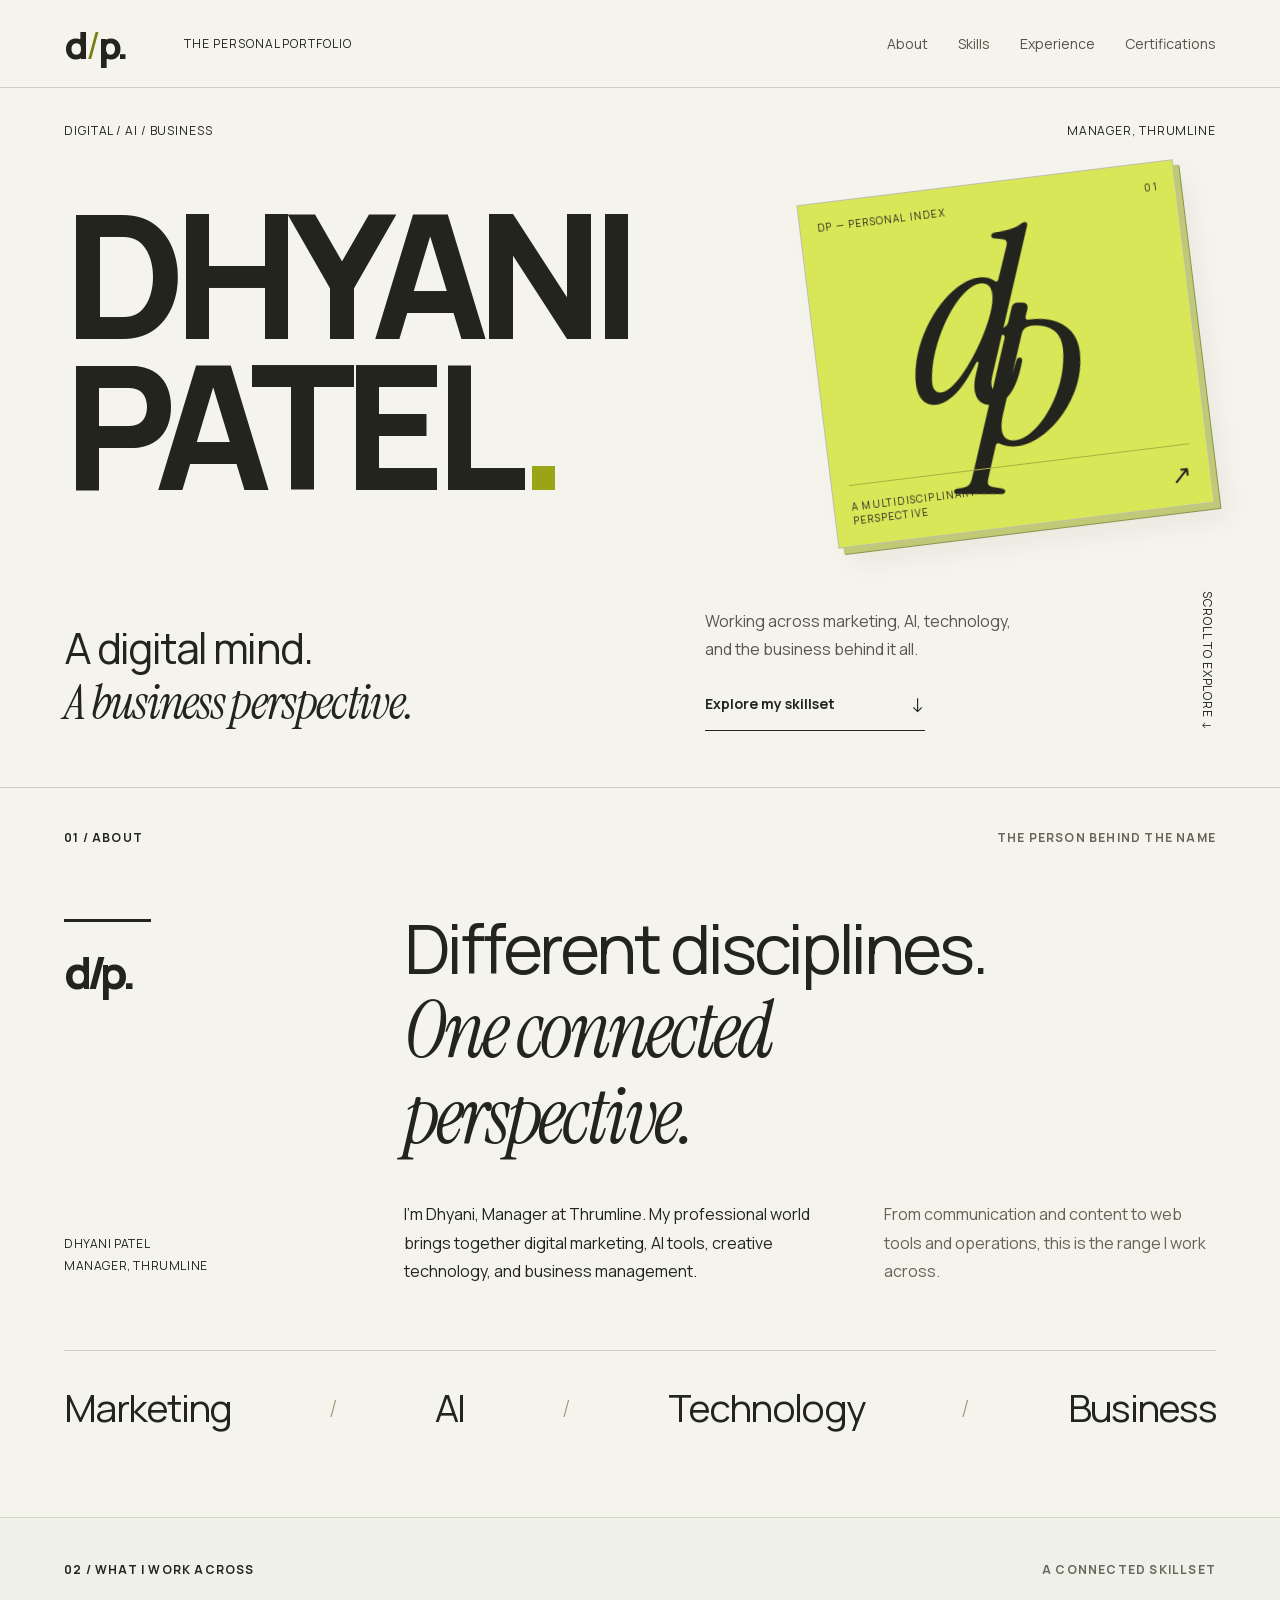
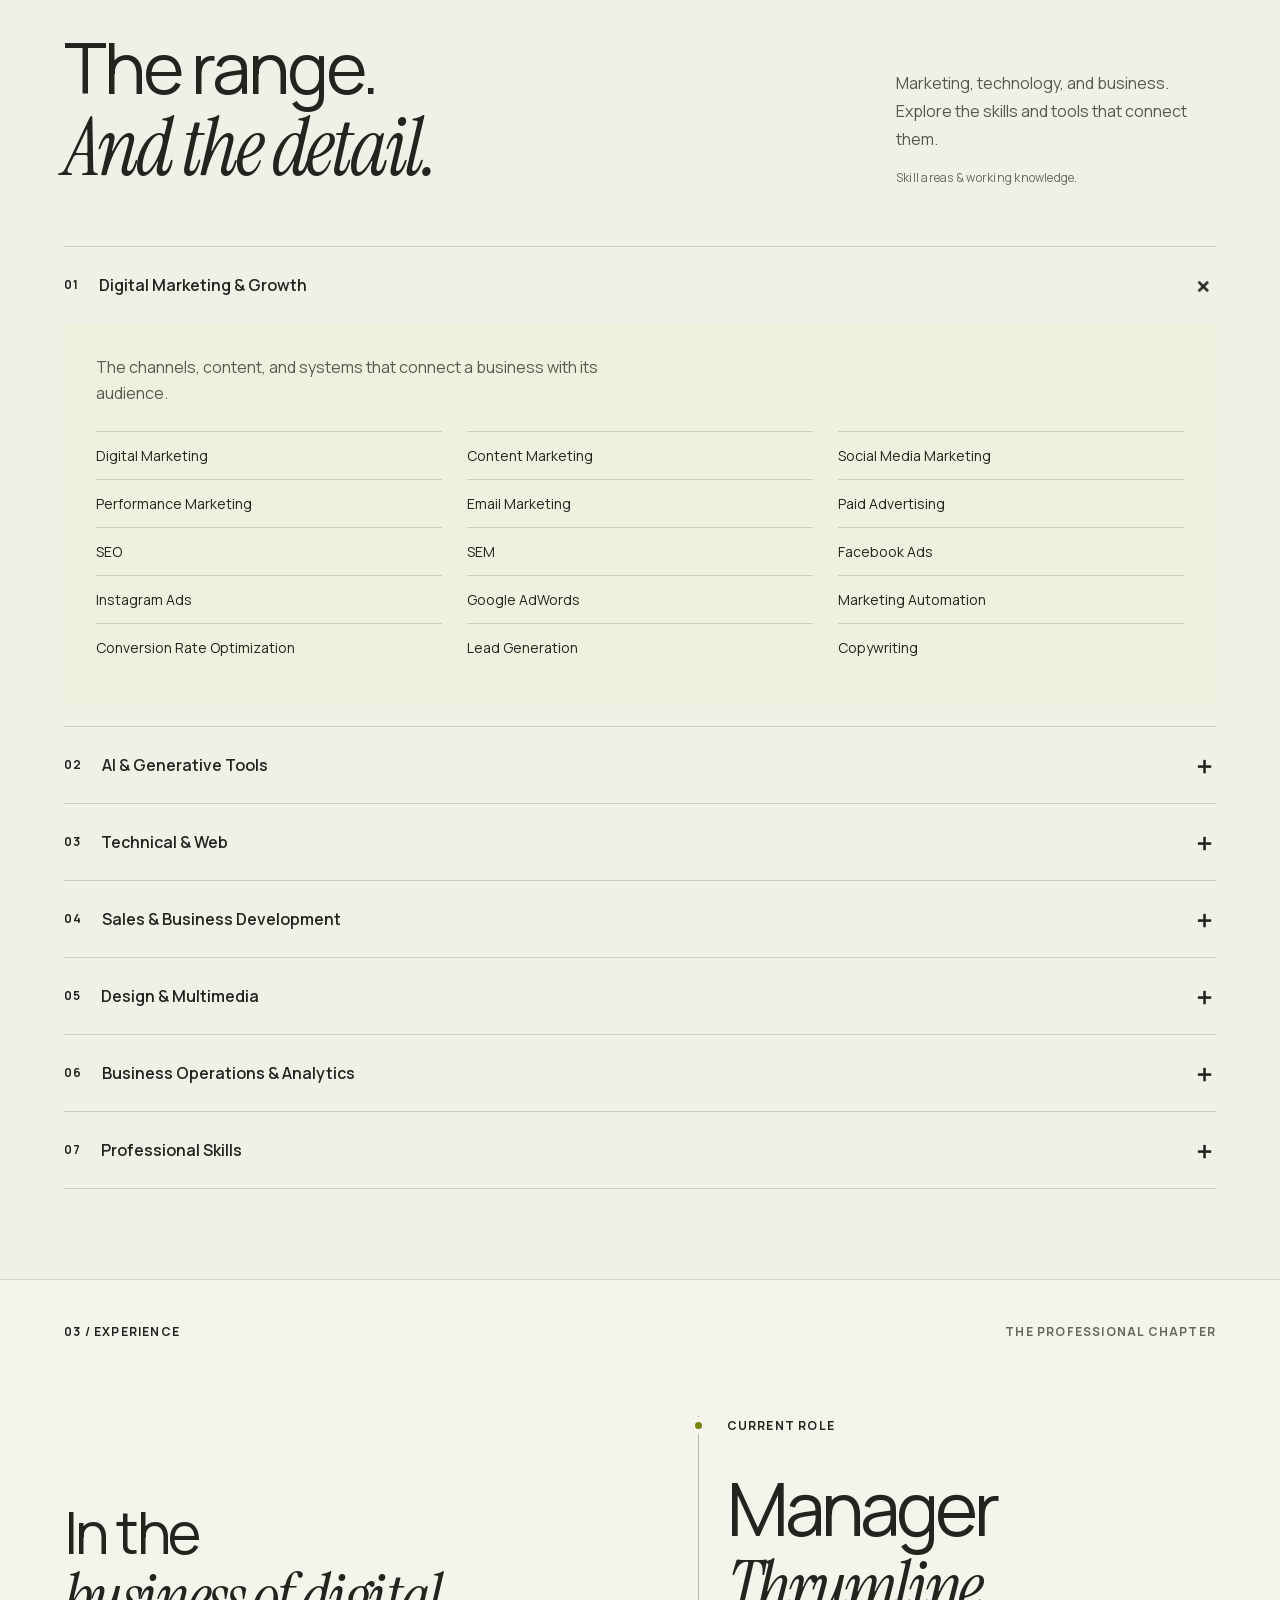
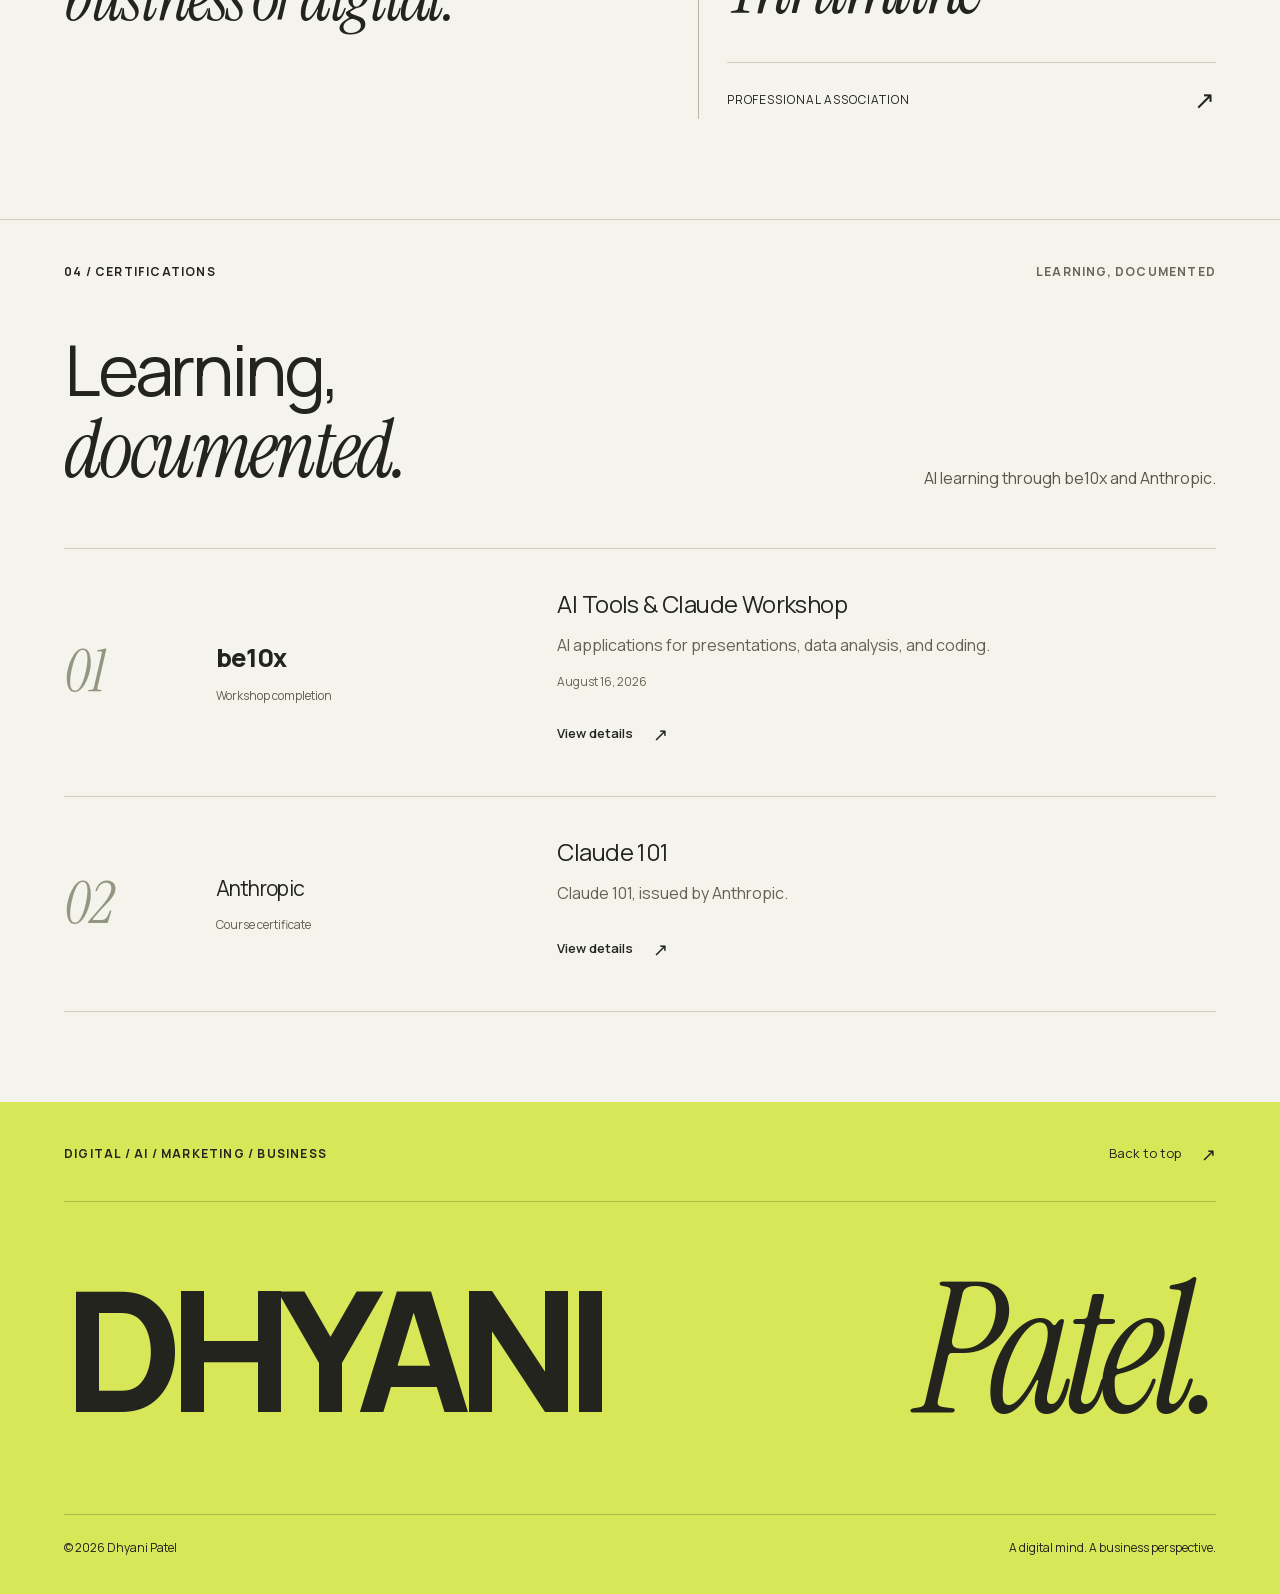
<file: dhyani-patel.html>
<!DOCTYPE html><html lang="en"><head><meta charSet="utf-8"/><meta name="viewport" content="width=device-width, initial-scale=1"/><title>Dhyani Patel — Digital, AI &amp; Business</title><meta name="description" content="Dhyani Patel. Manager, Thrumline. Explore a skillset across digital marketing, AI, creative technology, and business."/><link rel="icon" href="[data-uri]">
<meta name="robots" content="noindex"><style>/*! tailwindcss v4.2.1 | MIT License | https://tailwindcss.com */
@layer properties{@supports (((-webkit-hyphens:none)) and (not (margin-trim:inline))) or ((-moz-orient:inline) and (not (color:rgb(from red r g b)))){:root,:host{--shimmer-angle:20deg}*,:before,:after{--tw-translate-x:0;--tw-translate-y:0;--tw-translate-z:0;--tw-rotate-x:initial;--tw-rotate-y:initial;--tw-rotate-z:initial;--tw-skew-x:initial;--tw-skew-y:initial;--tw-scroll-snap-strictness:proximity;--tw-space-x-reverse:0;--tw-border-style:solid;--tw-leading:initial;--tw-font-weight:initial;--tw-tracking:initial;--tw-ordinal:initial;--tw-slashed-zero:initial;--tw-numeric-figure:initial;--tw-numeric-spacing:initial;--tw-numeric-fraction:initial;--tw-shadow:0 0 #0000;--tw-shadow-color:initial;--tw-shadow-alpha:100%;--tw-inset-shadow:0 0 #0000;--tw-inset-shadow-color:initial;--tw-inset-shadow-alpha:100%;--tw-ring-color:initial;--tw-ring-shadow:0 0 #0000;--tw-inset-ring-color:initial;--tw-inset-ring-shadow:0 0 #0000;--tw-ring-inset:initial;--tw-ring-offset-width:0px;--tw-ring-offset-color:#fff;--tw-ring-offset-shadow:0 0 #0000;--tw-outline-style:solid;--tw-duration:initial;--tw-ease:initial;--tw-content:"";--tw-scale-x:1;--tw-scale-y:1;--tw-scale-z:1;--tw-blur:initial;--tw-brightness:initial;--tw-contrast:initial;--tw-grayscale:initial;--tw-hue-rotate:initial;--tw-invert:initial;--tw-opacity:initial;--tw-saturate:initial;--tw-sepia:initial;--tw-drop-shadow:initial;--tw-drop-shadow-color:initial;--tw-drop-shadow-alpha:100%;--tw-drop-shadow-size:initial;--tw-backdrop-blur:initial;--tw-backdrop-brightness:initial;--tw-backdrop-contrast:initial;--tw-backdrop-grayscale:initial;--tw-backdrop-hue-rotate:initial;--tw-backdrop-invert:initial;--tw-backdrop-opacity:initial;--tw-backdrop-saturate:initial;--tw-backdrop-sepia:initial;--tw-animation-delay:0s;--tw-animation-direction:normal;--tw-animation-duration:initial;--tw-animation-fill-mode:none;--tw-animation-iteration-count:1;--tw-enter-blur:0;--tw-enter-opacity:1;--tw-enter-rotate:0;--tw-enter-scale:1;--tw-enter-translate-x:0;--tw-enter-translate-y:0;--tw-exit-blur:0;--tw-exit-opacity:1;--tw-exit-rotate:0;--tw-exit-scale:1;--tw-exit-translate-x:0;--tw-exit-translate-y:0;--scroll-fade-t:0px;--scroll-fade-b:0px;--scroll-fade-s:0px;--scroll-fade-e:0px;--scroll-fade-mask:initial;--shimmer-image:initial;--shimmer-text-fill:initial}::backdrop{--tw-translate-x:0;--tw-translate-y:0;--tw-translate-z:0;--tw-rotate-x:initial;--tw-rotate-y:initial;--tw-rotate-z:initial;--tw-skew-x:initial;--tw-skew-y:initial;--tw-scroll-snap-strictness:proximity;--tw-space-x-reverse:0;--tw-border-style:solid;--tw-leading:initial;--tw-font-weight:initial;--tw-tracking:initial;--tw-ordinal:initial;--tw-slashed-zero:initial;--tw-numeric-figure:initial;--tw-numeric-spacing:initial;--tw-numeric-fraction:initial;--tw-shadow:0 0 #0000;--tw-shadow-color:initial;--tw-shadow-alpha:100%;--tw-inset-shadow:0 0 #0000;--tw-inset-shadow-color:initial;--tw-inset-shadow-alpha:100%;--tw-ring-color:initial;--tw-ring-shadow:0 0 #0000;--tw-inset-ring-color:initial;--tw-inset-ring-shadow:0 0 #0000;--tw-ring-inset:initial;--tw-ring-offset-width:0px;--tw-ring-offset-color:#fff;--tw-ring-offset-shadow:0 0 #0000;--tw-outline-style:solid;--tw-duration:initial;--tw-ease:initial;--tw-content:"";--tw-scale-x:1;--tw-scale-y:1;--tw-scale-z:1;--tw-blur:initial;--tw-brightness:initial;--tw-contrast:initial;--tw-grayscale:initial;--tw-hue-rotate:initial;--tw-invert:initial;--tw-opacity:initial;--tw-saturate:initial;--tw-sepia:initial;--tw-drop-shadow:initial;--tw-drop-shadow-color:initial;--tw-drop-shadow-alpha:100%;--tw-drop-shadow-size:initial;--tw-backdrop-blur:initial;--tw-backdrop-brightness:initial;--tw-backdrop-contrast:initial;--tw-backdrop-grayscale:initial;--tw-backdrop-hue-rotate:initial;--tw-backdrop-invert:initial;--tw-backdrop-opacity:initial;--tw-backdrop-saturate:initial;--tw-backdrop-sepia:initial;--tw-animation-delay:0s;--tw-animation-direction:normal;--tw-animation-duration:initial;--tw-animation-fill-mode:none;--tw-animation-iteration-count:1;--tw-enter-blur:0;--tw-enter-opacity:1;--tw-enter-rotate:0;--tw-enter-scale:1;--tw-enter-translate-x:0;--tw-enter-translate-y:0;--tw-exit-blur:0;--tw-exit-opacity:1;--tw-exit-rotate:0;--tw-exit-scale:1;--tw-exit-translate-x:0;--tw-exit-translate-y:0;--scroll-fade-t:0px;--scroll-fade-b:0px;--scroll-fade-s:0px;--scroll-fade-e:0px;--scroll-fade-mask:initial;--shimmer-image:initial;--shimmer-text-fill:initial}}}@layer theme{:root,:host{--font-mono:ui-monospace, SFMono-Regular, Menlo, Monaco, Consolas, "Liberation Mono", "Courier New", monospace;--color-black:#000;--color-white:#fff;--spacing:.25rem;--container-xs:20rem;--container-sm:24rem;--text-xs:.75rem;--text-xs--line-height:calc(1 / .75);--text-sm:.875rem;--text-sm--line-height:calc(1.25 / .875);--text-base:1rem;--text-base--line-height:calc(1.5 / 1);--font-weight-normal:400;--font-weight-medium:500;--tracking-tight:-.025em;--tracking-widest:.1em;--leading-tight:1.25;--leading-snug:1.375;--leading-normal:1.5;--leading-relaxed:1.625;--radius-sm:.25rem;--radius-md:.375rem;--radius-lg:.5rem;--radius-xl:.75rem;--radius-2xl:1rem;--radius-4xl:2rem;--ease-in-out:cubic-bezier(.4, 0, .2, 1);--animate-spin:spin 1s linear infinite;--animate-pulse:pulse 2s cubic-bezier(.4, 0, .6, 1) infinite;--blur-xs:4px;--aspect-video:16 / 9;--default-transition-duration:.15s;--default-transition-timing-function:cubic-bezier(.4, 0, .2, 1);--default-font-family:Manrope, Arial, sans-serif;--default-mono-font-family:var(--font-mono);--color-popover:var(--popover);--color-border:var(--border)}}@layer base{*,:after,:before{box-sizing:border-box;border:0 solid;margin:0;padding:0}::backdrop{box-sizing:border-box;border:0 solid;margin:0;padding:0}::file-selector-button{box-sizing:border-box;border:0 solid;margin:0;padding:0}html,:host{-webkit-text-size-adjust:100%;tab-size:4;line-height:1.5;font-family:var(--default-font-family,ui-sans-serif, system-ui, sans-serif, "Apple Color Emoji", "Segoe UI Emoji", "Segoe UI Symbol", "Noto Color Emoji");font-feature-settings:var(--default-font-feature-settings,normal);font-variation-settings:var(--default-font-variation-settings,normal);-webkit-tap-highlight-color:transparent}hr{height:0;color:inherit;border-top-width:1px}abbr:where([title]){-webkit-text-decoration:underline dotted;text-decoration:underline dotted}h1,h2,h3,h4,h5,h6{font-size:inherit;font-weight:inherit}a{color:inherit;-webkit-text-decoration:inherit;-webkit-text-decoration:inherit;-webkit-text-decoration:inherit;-webkit-text-decoration:inherit;text-decoration:inherit}b,strong{font-weight:bolder}code,kbd,samp,pre{font-family:var(--default-mono-font-family,ui-monospace, SFMono-Regular, Menlo, Monaco, Consolas, "Liberation Mono", "Courier New", monospace);font-feature-settings:var(--default-mono-font-feature-settings,normal);font-variation-settings:var(--default-mono-font-variation-settings,normal);font-size:1em}small{font-size:80%}sub,sup{vertical-align:baseline;font-size:75%;line-height:0;position:relative}sub{bottom:-.25em}sup{top:-.5em}table{text-indent:0;border-color:inherit;border-collapse:collapse}:-moz-focusring{outline:auto}progress{vertical-align:baseline}summary{display:list-item}ol,ul,menu{list-style:none}img,svg,video,canvas,audio,iframe,embed,object{vertical-align:middle;display:block}img,video{max-width:100%;height:auto}button,input,select,optgroup,textarea{font:inherit;font-feature-settings:inherit;font-variation-settings:inherit;letter-spacing:inherit;color:inherit;opacity:1;background-color:#0000;border-radius:0}::file-selector-button{font:inherit;font-feature-settings:inherit;font-variation-settings:inherit;letter-spacing:inherit;color:inherit;opacity:1;background-color:#0000;border-radius:0}:where(select:is([multiple],[size])) optgroup{font-weight:bolder}:where(select:is([multiple],[size])) optgroup option{padding-inline-start:20px}::file-selector-button{margin-inline-end:4px}::placeholder{opacity:1}@supports (not ((-webkit-appearance:-apple-pay-button))) or (contain-intrinsic-size:1px){::placeholder{color:currentColor}@supports (color:color-mix(in lab, red, red)){::placeholder{color:color-mix(in oklab, currentcolor 50%, transparent)}}}textarea{resize:vertical}::-webkit-search-decoration{-webkit-appearance:none}::-webkit-date-and-time-value{min-height:1lh;text-align:inherit}::-webkit-datetime-edit{display:inline-flex}::-webkit-datetime-edit-fields-wrapper{padding:0}::-webkit-datetime-edit{padding-block:0}::-webkit-datetime-edit-year-field{padding-block:0}::-webkit-datetime-edit-month-field{padding-block:0}::-webkit-datetime-edit-day-field{padding-block:0}::-webkit-datetime-edit-hour-field{padding-block:0}::-webkit-datetime-edit-minute-field{padding-block:0}::-webkit-datetime-edit-second-field{padding-block:0}::-webkit-datetime-edit-millisecond-field{padding-block:0}::-webkit-datetime-edit-meridiem-field{padding-block:0}::-webkit-calendar-picker-indicator{line-height:1}:-moz-ui-invalid{box-shadow:none}button,input:where([type=button],[type=reset],[type=submit]){-webkit-appearance:button;appearance:button}::file-selector-button{-webkit-appearance:button;appearance:button}::-webkit-inner-spin-button{height:auto}::-webkit-outer-spin-button{height:auto}[hidden]:where(:not([hidden=until-found])){display:none!important}}@layer components;@layer utilities{.\@container\/card-header{container:card-header/inline-size}.\@container\/field-group{container:field-group/inline-size}.pointer-events-auto{pointer-events:auto}.pointer-events-none{pointer-events:none}.invisible{visibility:hidden}.sr-only{clip-path:inset(50%);white-space:nowrap;border-width:0;width:1px;height:1px;margin:-1px;padding:0;position:absolute;overflow:hidden}.absolute{position:absolute}.fixed{position:fixed}.relative{position:relative}.static{position:static}.inset-0{inset:calc(var(--spacing) * 0)}.inset-x-0{inset-inline:calc(var(--spacing) * 0)}.inset-x-4{inset-inline:calc(var(--spacing) * 4)}.inset-y-0{inset-block:calc(var(--spacing) * 0)}.inset-s-1\/2{inset-inline-start:50%}.start{inset-inline-start:var(--spacing)}.end{inset-inline-end:var(--spacing)}.-top-12{top:calc(var(--spacing) * -12)}.top-0{top:calc(var(--spacing) * 0)}.top-1\.5{top:calc(var(--spacing) * 1.5)}.top-1\/2{top:50%}.top-1\/3{top:33.3333%}.top-2{top:calc(var(--spacing) * 2)}.top-3{top:calc(var(--spacing) * 3)}.top-3\.5{top:calc(var(--spacing) * 3.5)}.top-\[60\%\]{top:60%}.top-full{top:100%}.top-px{top:1px}.-right-12{right:calc(var(--spacing) * -12)}.right-0{right:calc(var(--spacing) * 0)}.right-1{right:calc(var(--spacing) * 1)}.right-2{right:calc(var(--spacing) * 2)}.right-2\.5{right:calc(var(--spacing) * 2.5)}.right-3{right:calc(var(--spacing) * 3)}.-bottom-12{bottom:calc(var(--spacing) * -12)}.bottom-0{bottom:calc(var(--spacing) * 0)}.bottom-4{bottom:calc(var(--spacing) * 4)}.-left-12{left:calc(var(--spacing) * -12)}.left-1\.5{left:calc(var(--spacing) * 1.5)}.left-1\/2{left:50%}.left-3{left:calc(var(--spacing) * 3)}.isolate{isolation:isolate}.z-0{z-index:0}.z-1{z-index:1}.z-10{z-index:10}.z-20{z-index:20}.z-50{z-index:50}.z-\[calc\(1000-var\(--toast-index\)\)\]{z-index:calc(1000 - var(--toast-index))}.order-first{order:-9999}.order-last{order:9999}.col-start-2{grid-column-start:2}.row-span-2{grid-row:span 2/span 2}.row-start-1{grid-row-start:1}.m-\(--drawer-inset\,0px\){margin:var(--drawer-inset,0px)}.-mx-1{margin-inline:calc(var(--spacing) * -1)}.-mx-4{margin-inline:calc(var(--spacing) * -4)}.mx-2{margin-inline:calc(var(--spacing) * 2)}.mx-3\.5{margin-inline:calc(var(--spacing) * 3.5)}.mx-auto{margin-inline:auto}.-my-2{margin-block:calc(var(--spacing) * -2)}.my-0\.5{margin-block:calc(var(--spacing) * .5)}.my-1{margin-block:calc(var(--spacing) * 1)}.my-2{margin-block:calc(var(--spacing) * 2)}.my-auto{margin-block:auto}.-mt-4{margin-top:calc(var(--spacing) * -4)}.mt-0\.5{margin-top:calc(var(--spacing) * .5)}.mt-2{margin-top:calc(var(--spacing) * 2)}.mt-4{margin-top:calc(var(--spacing) * 4)}.mt-auto{margin-top:auto}.-mb-4{margin-bottom:calc(var(--spacing) * -4)}.mb-1\.5{margin-bottom:calc(var(--spacing) * 1.5)}.mb-2{margin-bottom:calc(var(--spacing) * 2)}.-ml-1{margin-left:calc(var(--spacing) * -1)}.-ml-4{margin-left:calc(var(--spacing) * -4)}.ml-1{margin-left:calc(var(--spacing) * 1)}.ml-4{margin-left:calc(var(--spacing) * 4)}.ml-auto{margin-left:auto}.line-clamp-1{-webkit-line-clamp:1;-webkit-box-orient:vertical;display:-webkit-box;overflow:hidden}.line-clamp-2{-webkit-line-clamp:2;-webkit-box-orient:vertical;display:-webkit-box;overflow:hidden}.no-scrollbar{-ms-overflow-style:none;scrollbar-width:none}.no-scrollbar::-webkit-scrollbar{display:none}.block{display:block}.flex{display:flex}.grid{display:grid}.hidden{display:none}.inline-flex{display:inline-flex}.table{display:table}.table-caption{display:table-caption}.table-cell{display:table-cell}.table-row{display:table-row}.field-sizing-content{field-sizing:content}.aspect-\(--ratio\){aspect-ratio:var(--ratio)}.aspect-square{aspect-ratio:1}.aspect-video{aspect-ratio:var(--aspect-video)}.size-\(--cell-size\){width:var(--cell-size);height:var(--cell-size)}.size-2{width:calc(var(--spacing) * 2);height:calc(var(--spacing) * 2)}.size-2\.5{width:calc(var(--spacing) * 2.5);height:calc(var(--spacing) * 2.5)}.size-3{width:calc(var(--spacing) * 3);height:calc(var(--spacing) * 3)}.size-4{width:calc(var(--spacing) * 4);height:calc(var(--spacing) * 4)}.size-5{width:calc(var(--spacing) * 5);height:calc(var(--spacing) * 5)}.size-6{width:calc(var(--spacing) * 6);height:calc(var(--spacing) * 6)}.size-7{width:calc(var(--spacing) * 7);height:calc(var(--spacing) * 7)}.size-8{width:calc(var(--spacing) * 8);height:calc(var(--spacing) * 8)}.size-9{width:calc(var(--spacing) * 9);height:calc(var(--spacing) * 9)}.size-10{width:calc(var(--spacing) * 10);height:calc(var(--spacing) * 10)}.size-auto{width:auto;height:auto}.size-full{width:100%;height:100%}.h-\(--accordion-panel-height\){height:var(--accordion-panel-height)}.h-\(--cell-size\){height:var(--cell-size)}.h-\(--drawer-content-height\){height:var(--drawer-content-height)}.h-\(--height\){height:var(--height)}.h-\(--popup-height\){height:var(--popup-height)}.h-\(--positioner-height\){height:var(--positioner-height)}.h-1{height:calc(var(--spacing) * 1)}.h-1\.5{height:calc(var(--spacing) * 1.5)}.h-2{height:calc(var(--spacing) * 2)}.h-2\.5{height:calc(var(--spacing) * 2.5)}.h-4{height:calc(var(--spacing) * 4)}.h-5{height:calc(var(--spacing) * 5)}.h-6{height:calc(var(--spacing) * 6)}.h-7{height:calc(var(--spacing) * 7)}.h-8{height:calc(var(--spacing) * 8)}.h-8\!{height:calc(var(--spacing) * 8)!important}.h-9{height:calc(var(--spacing) * 9)}.h-10{height:calc(var(--spacing) * 10)}.h-12{height:calc(var(--spacing) * 12)}.h-\[calc\(--spacing\(5\.25\)\)\]{height:calc(calc(var(--spacing) * 5.25))}.h-\[calc\(100\%-1px\)\]{height:calc(100% - 1px)}.h-auto{height:auto}.h-full{height:100%}.h-max{height:max-content}.h-px{height:1px}.h-svh{height:100svh}.max-h-\(--available-height\){max-height:var(--available-height)}.max-h-\(--drawer-content-max-height\,none\){max-height:var(--drawer-content-max-height,none)}.max-h-72{max-height:calc(var(--spacing) * 72)}.max-h-\[min\(calc\(--spacing\(72\)---spacing\(9\)\)\,calc\(var\(--available-height\)---spacing\(9\)\)\)\]{max-height:min(calc(calc(var(--spacing) * 72) - calc(var(--spacing) * 9)), calc(var(--available-height) - calc(var(--spacing) * 9)))}.min-h-0{min-height:calc(var(--spacing) * 0)}.min-h-4{min-height:calc(var(--spacing) * 4)}.min-h-8{min-height:calc(var(--spacing) * 8)}.min-h-16{min-height:calc(var(--spacing) * 16)}.min-h-dvh{min-height:100dvh}.min-h-full{min-height:100%}.min-h-svh{min-height:100svh}.w-\(--anchor-width\){width:var(--anchor-width)}.w-\(--cell-size\){width:var(--cell-size)}.w-\(--drawer-content-width\,auto\){width:var(--drawer-content-width,auto)}.w-\(--popup-width\){width:var(--popup-width)}.w-\(--positioner-width\){width:var(--positioner-width)}.w-\(--sidebar-width\){width:var(--sidebar-width)}.w-0{width:calc(var(--spacing) * 0)}.w-1{width:calc(var(--spacing) * 1)}.w-2{width:calc(var(--spacing) * 2)}.w-2\.5{width:calc(var(--spacing) * 2.5)}.w-4{width:calc(var(--spacing) * 4)}.w-5{width:calc(var(--spacing) * 5)}.w-10{width:calc(var(--spacing) * 10)}.w-24{width:calc(var(--spacing) * 24)}.w-64{width:calc(var(--spacing) * 64)}.w-72{width:calc(var(--spacing) * 72)}.w-auto{width:auto}.w-fit{width:fit-content}.w-full{width:100%}.w-max{width:max-content}.w-px{width:1px}.max-w-\(--available-width\){max-width:var(--available-width)}.max-w-\(--skeleton-width\){max-width:var(--skeleton-width)}.max-w-\[80\%\]{max-width:80%}.max-w-\[calc\(100\%-2rem\)\]{max-width:calc(100% - 2rem)}.max-w-full{max-width:100%}.max-w-max{max-width:max-content}.max-w-sm{max-width:var(--container-sm)}.max-w-xs{max-width:var(--container-xs)}.min-w-\(--cell-size\){min-width:var(--cell-size)}.min-w-0{min-width:calc(var(--spacing) * 0)}.min-w-5{min-width:calc(var(--spacing) * 5)}.min-w-7{min-width:calc(var(--spacing) * 7)}.min-w-8{min-width:calc(var(--spacing) * 8)}.min-w-9{min-width:calc(var(--spacing) * 9)}.min-w-16{min-width:calc(var(--spacing) * 16)}.min-w-32{min-width:calc(var(--spacing) * 32)}.min-w-36{min-width:calc(var(--spacing) * 36)}.min-w-40{min-width:calc(var(--spacing) * 40)}.min-w-\[96px\]{min-width:96px}.min-w-\[calc\(var\(--anchor-width\)\+--spacing\(7\)\)\]{min-width:calc(var(--anchor-width) + calc(var(--spacing) * 7))}.flex-1{flex:1}.shrink-0{flex-shrink:0}.grow{flex-grow:1}.grow-0{flex-grow:0}.basis-full{flex-basis:100%}.caption-bottom{caption-side:bottom}.border-collapse{border-collapse:collapse}.origin-\(--transform-origin\){transform-origin:var(--transform-origin)}.origin-bottom{transform-origin:bottom}.-translate-x-1\/2{--tw-translate-x:calc(calc(1 / 2 * 100%) * -1);translate:var(--tw-translate-x) var(--tw-translate-y)}.-translate-x-px{--tw-translate-x:-1px;translate:var(--tw-translate-x) var(--tw-translate-y)}.translate-x-px{--tw-translate-x:1px;translate:var(--tw-translate-x) var(--tw-translate-y)}.-translate-y-1\/2{--tw-translate-y:calc(calc(1 / 2 * 100%) * -1);translate:var(--tw-translate-x) var(--tw-translate-y)}.-translate-y-3\/4{--tw-translate-y:calc(calc(3 / 4 * 100%) * -1);translate:var(--tw-translate-x) var(--tw-translate-y)}.translate-y-0{--tw-translate-y:calc(var(--spacing) * 0);translate:var(--tw-translate-x) var(--tw-translate-y)}.translate-y-3\/4{--tw-translate-y:calc(3 / 4 * 100%);translate:var(--tw-translate-x) var(--tw-translate-y)}.translate-y-\[calc\(-50\%-2px\)\]{--tw-translate-y:calc(-50% - 2px);translate:var(--tw-translate-x) var(--tw-translate-y)}.rotate-45{rotate:45deg}.rotate-90{rotate:90deg}.\[transform\:translateX\(var\(--toast-swipe-movement-x\)\)_translateY\(calc\(var\(--toast-swipe-movement-y\)-\(var\(--toast-index\)\*var\(--peek\)\)-\(var\(--shrink\)\*var\(--height\)\)\)\)_scale\(var\(--scale\)\)\]{transform:translateX(var(--toast-swipe-movement-x)) translateY(calc(var(--toast-swipe-movement-y) - (var(--toast-index) * var(--peek)) - (var(--shrink) * var(--height)))) scale(var(--scale))}.transform-\[translate3d\(var\(--translate-x\,0px\)\,var\(--translate-y\,0px\)\,0\)_scale\(var\(--stack-scale\)\)\]{transform:translate3d(var(--translate-x,0px),var(--translate-y,0px),0) scale(var(--stack-scale))}.scroll-fade-x{--_scroll-fade-size-s:var(--scroll-fade-s-size,var(--scroll-fade-size,min(12%, calc(var(--spacing) * 10))));--_scroll-fade-size-e:var(--scroll-fade-e-size,var(--scroll-fade-size,min(12%, calc(var(--spacing) * 10))));--scroll-fade-inline:linear-gradient(to right, transparent 0, #000 var(--scroll-fade-s,0px), #000 calc(100% - var(--scroll-fade-e,0px)), transparent 100%)}.scroll-fade-x:where([dir=rtl],[dir=rtl] *){--scroll-fade-inline:linear-gradient(to left, transparent 0, #000 var(--scroll-fade-s,0px), #000 calc(100% - var(--scroll-fade-e,0px)), transparent 100%)}.scroll-fade-x{-webkit-mask-image:var(--scroll-fade-mask,var(--scroll-fade-inline));-webkit-mask-image:var(--scroll-fade-mask,var(--scroll-fade-inline));-webkit-mask-image:var(--scroll-fade-mask,var(--scroll-fade-inline));-webkit-mask-image:var(--scroll-fade-mask,var(--scroll-fade-inline));mask-image:var(--scroll-fade-mask,var(--scroll-fade-inline));-webkit-mask-composite:source-in;-webkit-mask-composite:source-in;-webkit-mask-composite:source-in;-webkit-mask-repeat:no-repeat;mask-repeat:no-repeat;-webkit-mask-composite:source-in;mask-composite:intersect}@supports (animation-timeline:scroll()){.scroll-fade-x{animation:1ms ease-in-out scroll-fade-reveal-s,1ms ease-in-out scroll-fade-reveal-e;animation-timeline:scroll(self inline),scroll(self inline);animation-range:0 var(--scroll-fade-reveal,calc(var(--spacing) * 24)), calc(100% - var(--scroll-fade-reveal,calc(var(--spacing) * 24))) 100%;animation-fill-mode:both}}@supports not (animation-timeline:scroll()){.scroll-fade-x{--scroll-fade-s:var(--_scroll-fade-size-s);--scroll-fade-e:var(--_scroll-fade-size-e)}}.scroll-fade-b{--_scroll-fade-size-b:var(--scroll-fade-b-size,var(--scroll-fade-size,min(12%, calc(var(--spacing) * 10))));--scroll-fade-mask:linear-gradient(to bottom, #000 0, #000 calc(100% - var(--scroll-fade-b,0px)), transparent 100%);-webkit-mask-image:var(--scroll-fade-mask);-webkit-mask-image:var(--scroll-fade-mask);-webkit-mask-image:var(--scroll-fade-mask);-webkit-mask-image:var(--scroll-fade-mask);mask-image:var(--scroll-fade-mask);-webkit-mask-composite:source-in;-webkit-mask-composite:source-in;-webkit-mask-composite:source-in;-webkit-mask-repeat:no-repeat;mask-repeat:no-repeat;-webkit-mask-composite:source-in;mask-composite:intersect}@supports (animation-timeline:scroll()){.scroll-fade-b{animation:1ms ease-in-out scroll-fade-reveal-b;animation-timeline:scroll(self y);animation-range:calc(100% - var(--scroll-fade-reveal,calc(var(--spacing) * 24))) 100%;animation-fill-mode:both}}@supports not (animation-timeline:scroll()){.scroll-fade-b{--scroll-fade-b:var(--_scroll-fade-size-b)}}.animate-caret-blink{animation:1.25s ease-out infinite caret-blink}.animate-pulse{animation:var(--animate-pulse)}.animate-spin{animation:var(--animate-spin)}.cursor-default{cursor:default}.cursor-grab{cursor:grab}.cursor-text{cursor:text}.touch-manipulation{touch-action:manipulation}.touch-none{touch-action:none}.resize-none{resize:none}.snap-x{scroll-snap-type:x var(--tw-scroll-snap-strictness)}.snap-mandatory{--tw-scroll-snap-strictness:mandatory}.scroll-my-1{scroll-margin-block:calc(var(--spacing) * 1)}.scroll-px-1{scroll-padding-inline:calc(var(--spacing) * 1)}.scroll-py-1{scroll-padding-block:calc(var(--spacing) * 1)}.list-disc{list-style-type:disc}.list-none{list-style-type:none}.appearance-none{-webkit-appearance:none;appearance:none}.auto-rows-min{grid-auto-rows:min-content}.grid-rows-\[auto_1fr\]{grid-template-rows:auto 1fr}.flex-col{flex-direction:column}.flex-col-reverse{flex-direction:column-reverse}.flex-row{flex-direction:row}.flex-wrap{flex-wrap:wrap}.place-content-center{place-content:center}.place-items-center{place-items:center}.items-center{align-items:center}.items-end{align-items:flex-end}.items-start{align-items:flex-start}.items-stretch{align-items:stretch}.justify-between{justify-content:space-between}.justify-center{justify-content:center}.justify-start{justify-content:flex-start}.gap-\(--card-spacing\){gap:var(--card-spacing)}.gap-0{gap:calc(var(--spacing) * 0)}.gap-0\.5{gap:calc(var(--spacing) * .5)}.gap-1{gap:calc(var(--spacing) * 1)}.gap-1\.5{gap:calc(var(--spacing) * 1.5)}.gap-2{gap:calc(var(--spacing) * 2)}.gap-2\.5{gap:calc(var(--spacing) * 2.5)}.gap-3{gap:calc(var(--spacing) * 3)}.gap-4{gap:calc(var(--spacing) * 4)}.gap-5{gap:calc(var(--spacing) * 5)}.gap-6{gap:calc(var(--spacing) * 6)}.gap-\[--spacing\(var\(--gap\)\)\]{gap:calc(var(--spacing) * var(--gap))}:where(.-space-x-2>:not(:last-child)){--tw-space-x-reverse:0;margin-inline-start:calc(calc(var(--spacing) * -2) * var(--tw-space-x-reverse));margin-inline-end:calc(calc(var(--spacing) * -2) * calc(1 - var(--tw-space-x-reverse)))}.self-end{align-self:flex-end}.self-start{align-self:flex-start}.self-stretch{align-self:stretch}.justify-self-end{justify-self:flex-end}.truncate{text-overflow:ellipsis;white-space:nowrap;overflow:hidden}.overflow-auto{overflow:auto}.overflow-hidden{overflow:hidden}.overflow-x-auto{overflow-x:auto}.overflow-x-hidden{overflow-x:hidden}.overflow-y-auto{overflow-y:auto}.overscroll-contain{overscroll-behavior:contain}.overscroll-x-contain{overscroll-behavior-x:contain}.rounded-\(--cell-radius\){border-radius:var(--cell-radius)}.rounded-2xl{border-radius:var(--radius-2xl)}.rounded-4xl{border-radius:var(--radius-4xl)}.rounded-\[2px\]{border-radius:2px}.rounded-\[4px\]{border-radius:4px}.rounded-\[calc\(var\(--radius\)-3px\)\]{border-radius:calc(var(--radius) - 3px)}.rounded-\[inherit\]{border-radius:inherit}.rounded-\[min\(var\(--radius-md\)\,10px\)\]{border-radius:min(var(--radius-md), 10px)}.rounded-\[min\(var\(--radius-md\)\,12px\)\]{border-radius:min(var(--radius-md), 12px)}.rounded-full{border-radius:2147483647px}.rounded-lg{border-radius:var(--radius-lg)}.rounded-lg\!{border-radius:var(--radius-lg)!important}.rounded-md{border-radius:var(--radius-md)}.rounded-none{border-radius:0}.rounded-sm{border-radius:var(--radius-sm)}.rounded-xl{border-radius:var(--radius-xl)}.rounded-xl\!{border-radius:var(--radius-xl)!important}.rounded-t-xl{border-top-left-radius:var(--radius-xl);border-top-right-radius:var(--radius-xl)}.rounded-l-\(--cell-radius\){border-top-left-radius:var(--cell-radius);border-bottom-left-radius:var(--cell-radius)}.rounded-tl-sm{border-top-left-radius:var(--radius-sm)}.rounded-r-\(--cell-radius\){border-top-right-radius:var(--cell-radius);border-bottom-right-radius:var(--cell-radius)}.rounded-b-xl{border-bottom-right-radius:var(--radius-xl);border-bottom-left-radius:var(--radius-xl)}.border{border-style:var(--tw-border-style);border-width:1px}.border-0{border-style:var(--tw-border-style);border-width:0}.border-\[1\.5px\]{border-style:var(--tw-border-style);border-width:1.5px}.border-y{border-block-style:var(--tw-border-style);border-block-width:1px}.border-t{border-top-style:var(--tw-border-style);border-top-width:1px}.border-r{border-right-style:var(--tw-border-style);border-right-width:1px}.border-b{border-bottom-style:var(--tw-border-style);border-bottom-width:1px}.border-l{border-left-style:var(--tw-border-style);border-left-width:1px}.border-dashed{--tw-border-style:dashed;border-style:dashed}.border-none{--tw-border-style:none;border-style:none}.border-\(--color-border\){border-color:var(--color-border)}.border-border,.border-border\/50{border-color:var(--border)}@supports (color:color-mix(in lab, red, red)){.border-border\/50{border-color:color-mix(in oklab, var(--border) 50%, transparent)}}.border-ring{border-color:var(--ring)}.border-transparent{border-color:#0000}.bg-\(--color-bg\){background-color:var(--color-bg)}.bg-\[Canvas\]{background-color:canvas}.bg-background{background-color:var(--background)}.bg-black\/10{background-color:#0000001a}@supports (color:color-mix(in lab, red, red)){.bg-black\/10{background-color:color-mix(in oklab, var(--color-black) 10%, transparent)}}.bg-border{background-color:var(--border)}.bg-foreground{background-color:var(--foreground)}.bg-muted,.bg-muted\/50{background-color:var(--muted)}@supports (color:color-mix(in lab, red, red)){.bg-muted\/50{background-color:color-mix(in oklab, var(--muted) 50%, transparent)}}.bg-popover{background-color:var(--popover)}.bg-primary{background-color:var(--primary)}.bg-primary-foreground{background-color:var(--primary-foreground)}.bg-transparent{background-color:#0000}.bg-white{background-color:var(--color-white)}.bg-clip-padding{background-clip:padding-box}.fill-foreground{fill:var(--foreground)}.object-cover{object-fit:cover}.p-\(--card-spacing\){padding:var(--card-spacing)}.p-0{padding:calc(var(--spacing) * 0)}.p-1{padding:calc(var(--spacing) * 1)}.p-2{padding:calc(var(--spacing) * 2)}.p-2\.5{padding:calc(var(--spacing) * 2.5)}.p-4{padding:calc(var(--spacing) * 4)}.p-6{padding:calc(var(--spacing) * 6)}.p-\[3px\]{padding:3px}.p-px{padding:1px}.px-\(--card-spacing\){padding-inline:var(--card-spacing)}.px-\(--cell-size\){padding-inline:var(--cell-size)}.px-1{padding-inline:calc(var(--spacing) * 1)}.px-1\.5{padding-inline:calc(var(--spacing) * 1.5)}.px-2{padding-inline:calc(var(--spacing) * 2)}.px-2\.5{padding-inline:calc(var(--spacing) * 2.5)}.px-3{padding-inline:calc(var(--spacing) * 3)}.py-\(--card-spacing\){padding-block:var(--card-spacing)}.py-0\.5{padding-block:calc(var(--spacing) * .5)}.py-1{padding-block:calc(var(--spacing) * 1)}.py-1\.5{padding-block:calc(var(--spacing) * 1.5)}.py-2{padding-block:calc(var(--spacing) * 2)}.py-2\.5{padding-block:calc(var(--spacing) * 2.5)}.py-6{padding-block:calc(var(--spacing) * 6)}.py-\[2px\]{padding-block:2px}.pt-0{padding-top:calc(var(--spacing) * 0)}.pt-2{padding-top:calc(var(--spacing) * 2)}.pt-3{padding-top:calc(var(--spacing) * 3)}.pt-4{padding-top:calc(var(--spacing) * 4)}.pr-1\.5{padding-right:calc(var(--spacing) * 1.5)}.pr-1\.5\!{padding-right:calc(var(--spacing) * 1.5)!important}.pr-2{padding-right:calc(var(--spacing) * 2)}.pr-8{padding-right:calc(var(--spacing) * 8)}.pb-0{padding-bottom:calc(var(--spacing) * 0)}.pb-2{padding-bottom:calc(var(--spacing) * 2)}.pb-2\.5{padding-bottom:calc(var(--spacing) * 2.5)}.pb-3{padding-bottom:calc(var(--spacing) * 3)}.pl-1\.5{padding-left:calc(var(--spacing) * 1.5)}.pl-1\.5\!{padding-left:calc(var(--spacing) * 1.5)!important}.pl-2{padding-left:calc(var(--spacing) * 2)}.pl-2\.5{padding-left:calc(var(--spacing) * 2.5)}.pl-4{padding-left:calc(var(--spacing) * 4)}.pl-7{padding-left:calc(var(--spacing) * 7)}.text-center{text-align:center}.text-left{text-align:left}.align-middle{vertical-align:middle}.font-heading{font-family:Manrope,Arial,sans-serif}.font-mono{font-family:var(--font-mono)}.font-sans{font-family:Manrope,Arial,sans-serif}.text-base{font-size:var(--text-base);line-height:var(--tw-leading,var(--text-base--line-height))}.text-sm{font-size:var(--text-sm);line-height:var(--tw-leading,var(--text-sm--line-height))}.text-sm\/relaxed{font-size:var(--text-sm);line-height:var(--leading-relaxed)}.text-xs{font-size:var(--text-xs);line-height:var(--tw-leading,var(--text-xs--line-height))}.text-\[0\.8rem\]{font-size:.8rem}.leading-none{--tw-leading:1;line-height:1}.leading-normal{--tw-leading:var(--leading-normal);line-height:var(--leading-normal)}.leading-relaxed{--tw-leading:var(--leading-relaxed);line-height:var(--leading-relaxed)}.leading-snug{--tw-leading:var(--leading-snug);line-height:var(--leading-snug)}.leading-tight{--tw-leading:var(--leading-tight);line-height:var(--leading-tight)}.font-medium{--tw-font-weight:var(--font-weight-medium);font-weight:var(--font-weight-medium)}.font-normal{--tw-font-weight:var(--font-weight-normal);font-weight:var(--font-weight-normal)}.tracking-tight{--tw-tracking:var(--tracking-tight);letter-spacing:var(--tracking-tight)}.tracking-widest{--tw-tracking:var(--tracking-widest);letter-spacing:var(--tracking-widest)}.text-balance{text-wrap:balance}.wrap-break-word{overflow-wrap:break-word}.whitespace-nowrap{white-space:nowrap}.text-\[CanvasText\]{color:canvastext}.text-background{color:var(--background)}.text-current{color:currentColor}.text-foreground,.text-foreground\/60{color:var(--foreground)}@supports (color:color-mix(in lab, red, red)){.text-foreground\/60{color:color-mix(in oklab, var(--foreground) 60%, transparent)}}.text-muted-foreground{color:var(--muted-foreground)}.text-popover-foreground{color:var(--popover-foreground)}.text-primary{color:var(--primary)}.text-primary-foreground{color:var(--primary-foreground)}.italic{font-style:italic}.tabular-nums{--tw-numeric-spacing:tabular-nums;font-variant-numeric:var(--tw-ordinal,) var(--tw-slashed-zero,) var(--tw-numeric-figure,) var(--tw-numeric-spacing,) var(--tw-numeric-fraction,)}.underline-offset-4{text-underline-offset:4px}.opacity-0{opacity:0}.opacity-50{opacity:.5}.opacity-60{opacity:.6}.opacity-\[max\(var\(--drawer-overlay-min-opacity\,0\)\,calc\(1-var\(--drawer-swipe-progress\)\)\)\]{opacity:max(var(--drawer-overlay-min-opacity,0), calc(1 - var(--drawer-swipe-progress)))}.bg-blend-color{background-blend-mode:color}.shadow{--tw-shadow:0 1px 3px 0 var(--tw-shadow-color,#0000001a), 0 1px 2px -1px var(--tw-shadow-color,#0000001a);box-shadow:var(--tw-inset-shadow), var(--tw-inset-ring-shadow), var(--tw-ring-offset-shadow), var(--tw-ring-shadow), var(--tw-shadow)}.shadow-\[0_0_0_1px_var\(--sidebar-border\)\]{--tw-shadow:0 0 0 1px var(--tw-shadow-color,var(--sidebar-border));box-shadow:var(--tw-inset-shadow), var(--tw-inset-ring-shadow), var(--tw-ring-offset-shadow), var(--tw-ring-shadow), var(--tw-shadow)}.shadow-lg{--tw-shadow:0 10px 15px -3px var(--tw-shadow-color,#0000001a), 0 4px 6px -4px var(--tw-shadow-color,#0000001a);box-shadow:var(--tw-inset-shadow), var(--tw-inset-ring-shadow), var(--tw-ring-offset-shadow), var(--tw-ring-shadow), var(--tw-shadow)}.shadow-md{--tw-shadow:0 4px 6px -1px var(--tw-shadow-color,#0000001a), 0 2px 4px -2px var(--tw-shadow-color,#0000001a);box-shadow:var(--tw-inset-shadow), var(--tw-inset-ring-shadow), var(--tw-ring-offset-shadow), var(--tw-ring-shadow), var(--tw-shadow)}.shadow-none{--tw-shadow:0 0 #0000;box-shadow:var(--tw-inset-shadow), var(--tw-inset-ring-shadow), var(--tw-ring-offset-shadow), var(--tw-ring-shadow), var(--tw-shadow)}.shadow-none\!{--tw-shadow:0 0 #0000!important;box-shadow:var(--tw-inset-shadow), var(--tw-inset-ring-shadow), var(--tw-ring-offset-shadow), var(--tw-ring-shadow), var(--tw-shadow)!important}.shadow-xl{--tw-shadow:0 20px 25px -5px var(--tw-shadow-color,#0000001a), 0 8px 10px -6px var(--tw-shadow-color,#0000001a);box-shadow:var(--tw-inset-shadow), var(--tw-inset-ring-shadow), var(--tw-ring-offset-shadow), var(--tw-ring-shadow), var(--tw-shadow)}.ring-0{--tw-ring-shadow:var(--tw-ring-inset,) 0 0 0 calc(0px + var(--tw-ring-offset-width)) var(--tw-ring-color,currentcolor);box-shadow:var(--tw-inset-shadow), var(--tw-inset-ring-shadow), var(--tw-ring-offset-shadow), var(--tw-ring-shadow), var(--tw-shadow)}.ring-1{--tw-ring-shadow:var(--tw-ring-inset,) 0 0 0 calc(1px + var(--tw-ring-offset-width)) var(--tw-ring-color,currentcolor);box-shadow:var(--tw-inset-shadow), var(--tw-inset-ring-shadow), var(--tw-ring-offset-shadow), var(--tw-ring-shadow), var(--tw-shadow)}.ring-2{--tw-ring-shadow:var(--tw-ring-inset,) 0 0 0 calc(2px + var(--tw-ring-offset-width)) var(--tw-ring-color,currentcolor);box-shadow:var(--tw-inset-shadow), var(--tw-inset-ring-shadow), var(--tw-ring-offset-shadow), var(--tw-ring-shadow), var(--tw-shadow)}.ring-3{--tw-ring-shadow:var(--tw-ring-inset,) 0 0 0 calc(3px + var(--tw-ring-offset-width)) var(--tw-ring-color,currentcolor);box-shadow:var(--tw-inset-shadow), var(--tw-inset-ring-shadow), var(--tw-ring-offset-shadow), var(--tw-ring-shadow), var(--tw-shadow)}.ring-background{--tw-ring-color:var(--background)}.ring-foreground\/10{--tw-ring-color:var(--foreground)}@supports (color:color-mix(in lab, red, red)){.ring-foreground\/10{--tw-ring-color:color-mix(in oklab, var(--foreground) 10%, transparent)}}.ring-ring\/50{--tw-ring-color:var(--ring)}@supports (color:color-mix(in lab, red, red)){.ring-ring\/50{--tw-ring-color:color-mix(in oklab, var(--ring) 50%, transparent)}}.ring-offset-background{--tw-ring-offset-color:var(--background)}.outline-hidden{--tw-outline-style:none;outline-style:none}@media (forced-colors:active){.outline-hidden{outline-offset:2px;outline:2px solid #0000}}.outline{outline-style:var(--tw-outline-style);outline-width:1px}.transition{transition-property:color,background-color,border-color,outline-color,text-decoration-color,fill,stroke,--tw-gradient-from,--tw-gradient-via,--tw-gradient-to,opacity,box-shadow,transform,translate,scale,rotate,filter,-webkit-backdrop-filter,backdrop-filter,display,content-visibility,overlay,pointer-events;transition-timing-function:var(--tw-ease,var(--default-transition-timing-function));transition-duration:var(--tw-duration,var(--default-transition-duration))}.transition-\[color\,box-shadow\]{transition-property:color,box-shadow;transition-timing-function:var(--tw-ease,var(--default-transition-timing-function));transition-duration:var(--tw-duration,var(--default-transition-duration))}.transition-\[left\,right\,width\]{transition-property:left,right,width;transition-timing-function:var(--tw-ease,var(--default-transition-timing-function));transition-duration:var(--tw-duration,var(--default-transition-duration))}.transition-\[margin\,opacity\]{transition-property:margin,opacity;transition-timing-function:var(--tw-ease,var(--default-transition-timing-function));transition-duration:var(--tw-duration,var(--default-transition-duration))}.transition-\[opacity\,transform\,translate\]{transition-property:opacity,transform,translate;transition-timing-function:var(--tw-ease,var(--default-transition-timing-function));transition-duration:var(--tw-duration,var(--default-transition-duration))}.transition-\[opacity\,transform\,width\,height\,scale\,translate\]{transition-property:opacity,transform,width,height,scale,translate;transition-timing-function:var(--tw-ease,var(--default-transition-timing-function));transition-duration:var(--tw-duration,var(--default-transition-duration))}.transition-\[top\,left\,right\,bottom\]{transition-property:top,left,right,bottom;transition-timing-function:var(--tw-ease,var(--default-transition-timing-function));transition-duration:var(--tw-duration,var(--default-transition-duration))}.transition-\[transform\,height\,opacity\,filter\]{transition-property:transform,height,opacity,filter;transition-timing-function:var(--tw-ease,var(--default-transition-timing-function));transition-duration:var(--tw-duration,var(--default-transition-duration))}.transition-\[translate\,scale\,opacity\]{transition-property:translate,scale,opacity;transition-timing-function:var(--tw-ease,var(--default-transition-timing-function));transition-duration:var(--tw-duration,var(--default-transition-duration))}.transition-\[width\,height\,padding\]{transition-property:width,height,padding;transition-timing-function:var(--tw-ease,var(--default-transition-timing-function));transition-duration:var(--tw-duration,var(--default-transition-duration))}.transition-\[width\]{transition-property:width;transition-timing-function:var(--tw-ease,var(--default-transition-timing-function));transition-duration:var(--tw-duration,var(--default-transition-duration))}.transition-all{transition-property:all;transition-timing-function:var(--tw-ease,var(--default-transition-timing-function));transition-duration:var(--tw-duration,var(--default-transition-duration))}.transition-colors{transition-property:color,background-color,border-color,outline-color,text-decoration-color,fill,stroke,--tw-gradient-from,--tw-gradient-via,--tw-gradient-to;transition-timing-function:var(--tw-ease,var(--default-transition-timing-function));transition-duration:var(--tw-duration,var(--default-transition-duration))}.transition-opacity{transition-property:opacity;transition-timing-function:var(--tw-ease,var(--default-transition-timing-function));transition-duration:var(--tw-duration,var(--default-transition-duration))}.transition-transform{transition-property:transform,translate,scale,rotate;transition-timing-function:var(--tw-ease,var(--default-transition-timing-function));transition-duration:var(--tw-duration,var(--default-transition-duration))}.transition-none{transition-property:none}.duration-100{--tw-duration:.1s;transition-duration:.1s}.duration-150{--tw-duration:.15s;transition-duration:.15s}.duration-200{--tw-duration:.2s;transition-duration:.2s}.duration-250{--tw-duration:.25s;transition-duration:.25s}.duration-300{--tw-duration:.3s;transition-duration:.3s}.duration-450{--tw-duration:.45s;transition-duration:.45s}.duration-1000{--tw-duration:1s;transition-duration:1s}.duration-\[0\.35s\]{--tw-duration:.35s;transition-duration:.35s}.ease-\[cubic-bezier\(0\.22\,1\,0\.36\,1\)\]{--tw-ease:cubic-bezier(.22,1,.36,1);transition-timing-function:cubic-bezier(.22,1,.36,1)}.ease-\[cubic-bezier\(0\.32\,0\.72\,0\,1\)\]{--tw-ease:cubic-bezier(.32,.72,0,1);transition-timing-function:cubic-bezier(.32,.72,0,1)}.ease-\[cubic-bezier\(0\.45\,1\.005\,0\,1\.005\)\]{--tw-ease:cubic-bezier(.45,1.005,0,1.005);transition-timing-function:cubic-bezier(.45,1.005,0,1.005)}.ease-in-out{--tw-ease:var(--ease-in-out);transition-timing-function:var(--ease-in-out)}.ease-linear{--tw-ease:linear;transition-timing-function:linear}.will-change-transform{will-change:transform}.contain-content{contain:content}.outline-none{--tw-outline-style:none;outline-style:none}.select-none{-webkit-user-select:none;user-select:none}.select-text{-webkit-user-select:text;user-select:text}.\[--bleed\:3rem\]{--bleed:3rem}.\[--card-spacing\:--spacing\(4\)\]{--card-spacing:calc(var(--spacing) * 4)}.\[--cell-radius\:var\(--radius-md\)\]{--cell-radius:var(--radius-md)}.\[--cell-size\:--spacing\(7\)\]{--cell-size:calc(var(--spacing) * 7)}.\[--drawer-content-height\:var\(--drawer-height\,auto\)\]{--drawer-content-height:var(--drawer-height,auto)}.\[--gap\:0\.75rem\]{--gap:.75rem}.\[--height\:var\(--toast-frontmost-height\,var\(--toast-height\)\)\]{--height:var(--toast-frontmost-height,var(--toast-height))}.\[--offset-y\:calc\(var\(--toast-offset-y\)\*-1\+calc\(var\(--toast-index\)\*var\(--gap\)\*-1\)\+var\(--toast-swipe-movement-y\)\)\]{--offset-y:calc(var(--toast-offset-y) * -1 + calc(var(--toast-index) * var(--gap) * -1) + var(--toast-swipe-movement-y))}.\[--peek\:0\.75rem\]{--peek:.75rem}.\[--peek\:1rem\]{--peek:1rem}.\[--scale\:calc\(max\(0\,1-\(var\(--toast-index\)\*0\.1\)\)\)\]{--scale:calc(max(0, 1 - (var(--toast-index) * .1)))}.\[--shrink\:calc\(1-var\(--scale\)\)\]{--shrink:calc(1 - var(--scale))}.\[--stack-height\:var\(--drawer-frontmost-height\,var\(--drawer-height\,0px\)\)\]{--stack-height:var(--drawer-frontmost-height,var(--drawer-height,0px))}.\[--stack-peek-offset\:max\(0px\,calc\(\(var\(--nested-drawers\)-var\(--stack-progress\)\)\*var\(--peek\)\)\)\]{--stack-peek-offset:max(0px, calc((var(--nested-drawers) - var(--stack-progress)) * var(--peek)))}.\[--stack-progress\:clamp\(0\,var\(--drawer-swipe-progress\)\,1\)\]{--stack-progress:clamp(0, var(--drawer-swipe-progress), 1)}.\[--stack-scale-base\:max\(0\,calc\(1-\(var\(--nested-drawers\)\*var\(--stack-step\)\)\)\)\]{--stack-scale-base:max(0, calc(1 - (var(--nested-drawers) * var(--stack-step))))}.\[--stack-scale\:clamp\(0\,calc\(var\(--stack-scale-base\)\+\(var\(--stack-step\)\*var\(--stack-progress\)\)\)\,1\)\]{--stack-scale:clamp(0, calc(var(--stack-scale-base) + (var(--stack-step) * var(--stack-progress))), 1)}.\[--stack-shrink\:calc\(1-var\(--stack-scale\)\)\]{--stack-shrink:calc(1 - var(--stack-scale))}.\[--stack-step\:0\.05\]{--stack-step:.05}.\[contain-intrinsic-size\:auto_10rem\]{contain-intrinsic-size:auto 10rem}.\[content-visibility\:auto\]{content-visibility:auto}.\[interpolate-size\:allow-keywords\]{interpolate-size:allow-keywords}.\[transition\:transform_500ms_cubic-bezier\(0\.22\,1\,0\.36\,1\)\,opacity_500ms\,height_150ms\]{transition:transform .5s cubic-bezier(.22,1,.36,1),opacity .5s,height .15s}:is(.\*\:w-full>*){width:100%}.not-last\:border-b:not(:last-child){border-bottom-style:var(--tw-border-style);border-bottom-width:1px}.group-focus-within\/menu-item\:opacity-100:is(:where(.group\/menu-item):focus-within *){opacity:1}@media (hover:hover){.group-hover\/menu-item\:opacity-100:is(:where(.group\/menu-item):hover *){opacity:1}}.group-focus\/context-menu-item\:text-accent-foreground:is(:where(.group\/context-menu-item):focus *),.group-focus\/dropdown-menu-item\:text-accent-foreground:is(:where(.group\/dropdown-menu-item):focus *),.group-focus\/menubar-item\:text-accent-foreground:is(:where(.group\/menubar-item):focus *){color:var(--accent-foreground)}.group-has-disabled\/field\:opacity-50:is(:where(.group\/field):has(:disabled) *){opacity:.5}.group-has-data-\[sidebar\=menu-action\]\/menu-item\:pr-8:is(:where(.group\/menu-item):has([data-sidebar=menu-action]) *){padding-right:calc(var(--spacing) * 8)}.group-has-data-\[size\=lg\]\/avatar-group\:size-10:is(:where(.group\/avatar-group):has([data-size=lg]) *){width:calc(var(--spacing) * 10);height:calc(var(--spacing) * 10)}.group-has-data-\[size\=sm\]\/avatar-group\:size-6:is(:where(.group\/avatar-group):has([data-size=sm]) *){width:calc(var(--spacing) * 6);height:calc(var(--spacing) * 6)}.group-has-data-\[slot\=combobox-clear\]\/input-group\:hidden:is(:where(.group\/input-group):has([data-slot=combobox-clear]) *),.group-has-data-\[slot\=command-shortcut\]\/command-item\:hidden:is(:where(.group\/command-item):has([data-slot=command-shortcut]) *){display:none}.group-has-data-\[slot\=item-description\]\/item\:translate-y-0\.5:is(:where(.group\/item):has([data-slot=item-description]) *){--tw-translate-y:calc(var(--spacing) * .5);translate:var(--tw-translate-x) var(--tw-translate-y)}.group-has-data-\[slot\=item-description\]\/item\:self-start:is(:where(.group\/item):has([data-slot=item-description]) *){align-self:flex-start}.group-has-data-\[slot\=message-footer\]\/message\:-translate-y-8:is(:where(.group\/message):has([data-slot=message-footer]) *){--tw-translate-y:calc(var(--spacing) * -8);translate:var(--tw-translate-x) var(--tw-translate-y)}.group-has-data-\[variant\=ghost\]\/message\:px-0:is(:where(.group\/message):has([data-variant=ghost]) *){padding-inline:calc(var(--spacing) * 0)}.group-has-data-horizontal\/field\:text-balance:is(:where(.group\/field):has(:where([data-orientation=horizontal])) *){text-wrap:balance}.group-has-\[\:focus-visible\]\/field-label\:border-transparent:is(:where(.group\/field-label):has(:focus-visible) *){border-color:#0000}.group-has-\[\:focus-visible\]\/field-label\:ring-0:is(:where(.group\/field-label):has(:focus-visible) *){--tw-ring-shadow:var(--tw-ring-inset,) 0 0 0 calc(0px + var(--tw-ring-offset-width)) var(--tw-ring-color,currentcolor);box-shadow:var(--tw-inset-shadow), var(--tw-inset-ring-shadow), var(--tw-ring-offset-shadow), var(--tw-ring-shadow), var(--tw-shadow)}.group-has-\[\>input\]\/input-group\:pt-2:is(:where(.group\/input-group):has(>input) *){padding-top:calc(var(--spacing) * 2)}.group-has-\[\>input\]\/input-group\:pb-2:is(:where(.group\/input-group):has(>input) *){padding-bottom:calc(var(--spacing) * 2)}.group-has-\[\>svg\]\/alert\:col-start-2:is(:where(.group\/alert):has(>svg) *){grid-column-start:2}.group-aria-expanded\/accordion-trigger\:hidden:is(:where(.group\/accordion-trigger)[aria-expanded=true] *){display:none}.group-aria-expanded\/accordion-trigger\:inline:is(:where(.group\/accordion-trigger)[aria-expanded=true] *){display:inline}.group-data-empty\/combobox-content\:flex:is(:where(.group\/combobox-content)[data-empty] *){display:flex}.group-data-nested-drawer-open\/drawer-popup\:opacity-0:is(:where(.group\/drawer-popup)[data-nested-drawer-open] *){opacity:0}.group-data-nested-drawer-swiping\/drawer-popup\:opacity-100:is(:where(.group\/drawer-popup)[data-nested-drawer-swiping] *){opacity:1}.group-data-popup-open\/navigation-menu-trigger\:rotate-180:is(:where(.group\/navigation-menu-trigger)[data-popup-open] *){rotate:180deg}.group-data-swiping\/drawer-popup\:select-none:is(:where(.group\/drawer-popup)[data-swiping] *){-webkit-user-select:none;user-select:none}.group-data-\[align\=end\]\/bubble\:self-end:is(:where(.group\/bubble)[data-align=end] *){align-self:flex-end}.group-data-\[align\=end\]\/message\:justify-end:is(:where(.group\/message)[data-align=end] *){justify-content:flex-end}.group-data-\[align\=end\]\/message\:self-end:is(:where(.group\/message)[data-align=end] *){align-self:flex-end}.group-data-\[checked\=true\]\/command-item\:opacity-100:is(:where(.group\/command-item)[data-checked=true] *){opacity:1}.group-data-\[collapsible\=icon\]\:-mt-8:is(:where(.group)[data-collapsible=icon] *){margin-top:calc(var(--spacing) * -8)}.group-data-\[collapsible\=icon\]\:hidden:is(:where(.group)[data-collapsible=icon] *){display:none}.group-data-\[collapsible\=icon\]\:size-8\!:is(:where(.group)[data-collapsible=icon] *){width:calc(var(--spacing) * 8)!important;height:calc(var(--spacing) * 8)!important}.group-data-\[collapsible\=icon\]\:w-\(--sidebar-width-icon\):is(:where(.group)[data-collapsible=icon] *){width:var(--sidebar-width-icon)}.group-data-\[collapsible\=icon\]\:w-\[calc\(var\(--sidebar-width-icon\)\+\(--spacing\(4\)\)\)\]:is(:where(.group)[data-collapsible=icon] *){width:calc(var(--sidebar-width-icon) + (calc(var(--spacing) * 4)))}.group-data-\[collapsible\=icon\]\:w-\[calc\(var\(--sidebar-width-icon\)\+\(--spacing\(4\)\)\+2px\)\]:is(:where(.group)[data-collapsible=icon] *){width:calc(var(--sidebar-width-icon) + (calc(var(--spacing) * 4)) + 2px)}.group-data-\[collapsible\=icon\]\:overflow-hidden:is(:where(.group)[data-collapsible=icon] *){overflow:hidden}.group-data-\[collapsible\=icon\]\:p-0\!:is(:where(.group)[data-collapsible=icon] *){padding:calc(var(--spacing) * 0)!important}.group-data-\[collapsible\=icon\]\:p-2\!:is(:where(.group)[data-collapsible=icon] *){padding:calc(var(--spacing) * 2)!important}.group-data-\[collapsible\=icon\]\:opacity-0:is(:where(.group)[data-collapsible=icon] *){opacity:0}.group-data-\[collapsible\=offcanvas\]\:w-0:is(:where(.group)[data-collapsible=offcanvas] *){width:calc(var(--spacing) * 0)}.group-data-\[collapsible\=offcanvas\]\:translate-x-0:is(:where(.group)[data-collapsible=offcanvas] *){--tw-translate-x:calc(var(--spacing) * 0);translate:var(--tw-translate-x) var(--tw-translate-y)}.group-data-\[disabled\=true\]\:pointer-events-none:is(:where(.group)[data-disabled=true] *){pointer-events:none}.group-data-\[disabled\=true\]\:opacity-50:is(:where(.group)[data-disabled=true] *),.group-data-\[disabled\=true\]\/field\:opacity-50:is(:where(.group\/field)[data-disabled=true] *),.group-data-\[disabled\=true\]\/input-group\:opacity-50:is(:where(.group\/input-group)[data-disabled=true] *){opacity:.5}.group-data-\[focused\=true\]\/day\:relative:is(:where(.group\/day)[data-focused=true] *){position:relative}.group-data-\[focused\=true\]\/day\:z-10:is(:where(.group\/day)[data-focused=true] *){z-index:10}.group-data-\[focused\=true\]\/day\:border-ring:is(:where(.group\/day)[data-focused=true] *){border-color:var(--ring)}.group-data-\[focused\=true\]\/day\:ring-\[3px\]:is(:where(.group\/day)[data-focused=true] *){--tw-ring-shadow:var(--tw-ring-inset,) 0 0 0 calc(3px + var(--tw-ring-offset-width)) var(--tw-ring-color,currentcolor);box-shadow:var(--tw-inset-shadow), var(--tw-inset-ring-shadow), var(--tw-ring-offset-shadow), var(--tw-ring-shadow), var(--tw-shadow)}.group-data-\[focused\=true\]\/day\:ring-ring\/50:is(:where(.group\/day)[data-focused=true] *){--tw-ring-color:var(--ring)}@supports (color:color-mix(in lab, red, red)){.group-data-\[focused\=true\]\/day\:ring-ring\/50:is(:where(.group\/day)[data-focused=true] *){--tw-ring-color:color-mix(in oklab, var(--ring) 50%, transparent)}}.group-data-\[orientation\=vertical\]\/attachment\:absolute:is(:where(.group\/attachment)[data-orientation=vertical] *){position:absolute}.group-data-\[orientation\=vertical\]\/attachment\:top-3:is(:where(.group\/attachment)[data-orientation=vertical] *){top:calc(var(--spacing) * 3)}.group-data-\[orientation\=vertical\]\/attachment\:right-3:is(:where(.group\/attachment)[data-orientation=vertical] *){right:calc(var(--spacing) * 3)}.group-data-\[orientation\=vertical\]\/attachment\:w-full:is(:where(.group\/attachment)[data-orientation=vertical] *){width:100%}.group-data-\[orientation\=vertical\]\/attachment\:gap-1:is(:where(.group\/attachment)[data-orientation=vertical] *){gap:calc(var(--spacing) * 1)}.group-data-\[orientation\=vertical\]\/attachment\:px-1:is(:where(.group\/attachment)[data-orientation=vertical] *){padding-inline:calc(var(--spacing) * 1)}.group-data-\[side\=left\]\:-right-4:is(:where(.group)[data-side=left] *){right:calc(var(--spacing) * -4)}.group-data-\[side\=left\]\:border-r:is(:where(.group)[data-side=left] *){border-right-style:var(--tw-border-style);border-right-width:1px}.group-data-\[side\=right\]\:left-0:is(:where(.group)[data-side=right] *){left:calc(var(--spacing) * 0)}.group-data-\[side\=right\]\:rotate-180:is(:where(.group)[data-side=right] *){rotate:180deg}.group-data-\[side\=right\]\:border-l:is(:where(.group)[data-side=right] *){border-left-style:var(--tw-border-style);border-left-width:1px}.group-data-\[size\=default\]\/avatar\:size-2\.5:is(:where(.group\/avatar)[data-size=default] *){width:calc(var(--spacing) * 2.5);height:calc(var(--spacing) * 2.5)}.group-data-\[size\=default\]\/switch\:size-4:is(:where(.group\/switch)[data-size=default] *){width:calc(var(--spacing) * 4);height:calc(var(--spacing) * 4)}.group-data-\[size\=lg\]\/avatar\:size-3:is(:where(.group\/avatar)[data-size=lg] *){width:calc(var(--spacing) * 3);height:calc(var(--spacing) * 3)}.group-data-\[size\=sm\]\/alert-dialog-content\:grid:is(:where(.group\/alert-dialog-content)[data-size=sm] *){display:grid}.group-data-\[size\=sm\]\/alert-dialog-content\:grid-cols-2:is(:where(.group\/alert-dialog-content)[data-size=sm] *){grid-template-columns:repeat(2,minmax(0,1fr))}.group-data-\[size\=sm\]\/attachment\:w-8:is(:where(.group\/attachment)[data-size=sm] *){width:calc(var(--spacing) * 8)}.group-data-\[size\=sm\]\/avatar\:size-2:is(:where(.group\/avatar)[data-size=sm] *){width:calc(var(--spacing) * 2);height:calc(var(--spacing) * 2)}.group-data-\[size\=sm\]\/avatar\:text-xs:is(:where(.group\/avatar)[data-size=sm] *){font-size:var(--text-xs);line-height:var(--tw-leading,var(--text-xs--line-height))}.group-data-\[size\=sm\]\/card\:text-sm:is(:where(.group\/card)[data-size=sm] *){font-size:var(--text-sm);line-height:var(--tw-leading,var(--text-sm--line-height))}.group-data-\[size\=sm\]\/item\:size-8:is(:where(.group\/item)[data-size=sm] *){width:calc(var(--spacing) * 8);height:calc(var(--spacing) * 8)}.group-data-\[size\=sm\]\/switch\:size-3:is(:where(.group\/switch)[data-size=sm] *){width:calc(var(--spacing) * 3);height:calc(var(--spacing) * 3)}.group-data-\[size\=xs\]\/attachment\:w-7:is(:where(.group\/attachment)[data-size=xs] *){width:calc(var(--spacing) * 7)}.group-data-\[size\=xs\]\/attachment\:rounded-md:is(:where(.group\/attachment)[data-size=xs] *){border-radius:var(--radius-md)}.group-data-\[size\=xs\]\/item\:size-6:is(:where(.group\/item)[data-size=xs] *){width:calc(var(--spacing) * 6);height:calc(var(--spacing) * 6)}.group-data-\[size\=xs\]\/item\:gap-0:is(:where(.group\/item)[data-size=xs] *){gap:calc(var(--spacing) * 0)}.group-data-\[size\=xs\]\/item\:text-xs:is(:where(.group\/item)[data-size=xs] *){font-size:var(--text-xs);line-height:var(--tw-leading,var(--text-xs--line-height))}.group-data-\[spacing\=0\]\/toggle-group\:rounded-none:is(:where(.group\/toggle-group)[data-spacing="0"] *){border-radius:0}.group-data-\[spacing\=0\]\/toggle-group\:px-2:is(:where(.group\/toggle-group)[data-spacing="0"] *){padding-inline:calc(var(--spacing) * 2)}.group-data-\[state\=done\]\/attachment\:opacity-100:is(:where(.group\/attachment)[data-state=done] *),.group-data-\[state\=idle\]\/attachment\:opacity-100:is(:where(.group\/attachment)[data-state=idle] *){opacity:1}.group-data-\[state\=processing\]\/attachment\:shimmer:is(:where(.group\/attachment)[data-state=processing] *){--_spread:var(--shimmer-spread,calc(3ch + 40px));--_base:currentColor;--_highlight:var(--shimmer-color,oklch(from currentColor l c h / calc(alpha* .2)));background-image:var(--shimmer-image,linear-gradient(calc(90deg + var(--shimmer-angle)), var(--_base) calc(50% - var(--_spread)), var(--_highlight) calc(50% - var(--_spread) * .5), var(--_highlight) 50%, var(--_highlight) calc(50% + var(--_spread) * .5), var(--_base) calc(50% + var(--_spread))))}@supports (color:color-mix(in lab, red, red)){.group-data-\[state\=processing\]\/attachment\:shimmer:is(:where(.group\/attachment)[data-state=processing] *){background-image:var(--shimmer-image,linear-gradient(calc(90deg + var(--shimmer-angle)), var(--_base) calc(50% - var(--_spread)), color-mix(in oklch, var(--_highlight), var(--_base) 50%) calc(50% - var(--_spread) * .5), var(--_highlight) 50%, color-mix(in oklch, var(--_highlight), var(--_base) 50%) calc(50% + var(--_spread) * .5), var(--_base) calc(50% + var(--_spread))))}}.group-data-\[state\=processing\]\/attachment\:shimmer:is(:where(.group\/attachment)[data-state=processing] *){background-repeat:no-repeat;background-size:calc(200% + var(--_spread) * 2) 100%;-webkit-text-fill-color:var(--shimmer-text-fill,transparent);animation:tw-shimmer var(--shimmer-duration,2s) linear infinite;background-position:0 0;-webkit-background-clip:text;background-clip:text}@media (prefers-color-scheme:dark){.group-data-\[state\=processing\]\/attachment\:shimmer:is(:where(.group\/attachment)[data-state=processing] *){--_highlight:var(--shimmer-color,oklch(from currentColor max(.8, calc(l + .4)) c h / calc(alpha + .4)))}}.group-data-\[state\=processing\]\/attachment\:shimmer:is(:where(.group\/attachment)[data-state=processing] *):where([dir=rtl],[dir=rtl] *){animation-direction:reverse}.group-data-\[state\=uploading\]\/attachment\:shimmer:is(:where(.group\/attachment)[data-state=uploading] *){--_spread:var(--shimmer-spread,calc(3ch + 40px));--_base:currentColor;--_highlight:var(--shimmer-color,oklch(from currentColor l c h / calc(alpha* .2)));background-image:var(--shimmer-image,linear-gradient(calc(90deg + var(--shimmer-angle)), var(--_base) calc(50% - var(--_spread)), var(--_highlight) calc(50% - var(--_spread) * .5), var(--_highlight) 50%, var(--_highlight) calc(50% + var(--_spread) * .5), var(--_base) calc(50% + var(--_spread))))}@supports (color:color-mix(in lab, red, red)){.group-data-\[state\=uploading\]\/attachment\:shimmer:is(:where(.group\/attachment)[data-state=uploading] *){background-image:var(--shimmer-image,linear-gradient(calc(90deg + var(--shimmer-angle)), var(--_base) calc(50% - var(--_spread)), color-mix(in oklch, var(--_highlight), var(--_base) 50%) calc(50% - var(--_spread) * .5), var(--_highlight) 50%, color-mix(in oklch, var(--_highlight), var(--_base) 50%) calc(50% + var(--_spread) * .5), var(--_base) calc(50% + var(--_spread))))}}.group-data-\[state\=uploading\]\/attachment\:shimmer:is(:where(.group\/attachment)[data-state=uploading] *){background-repeat:no-repeat;background-size:calc(200% + var(--_spread) * 2) 100%;-webkit-text-fill-color:var(--shimmer-text-fill,transparent);animation:tw-shimmer var(--shimmer-duration,2s) linear infinite;background-position:0 0;-webkit-background-clip:text;background-clip:text}@media (prefers-color-scheme:dark){.group-data-\[state\=uploading\]\/attachment\:shimmer:is(:where(.group\/attachment)[data-state=uploading] *){--_highlight:var(--shimmer-color,oklch(from currentColor max(.8, calc(l + .4)) c h / calc(alpha + .4)))}}.group-data-\[state\=uploading\]\/attachment\:shimmer:is(:where(.group\/attachment)[data-state=uploading] *):where([dir=rtl],[dir=rtl] *){animation-direction:reverse}.group-data-\[swipe-axis\=x\]\/drawer-popup\:h-full:is(:where(.group\/drawer-popup)[data-swipe-axis=x] *){height:100%}.group-data-\[swipe-axis\=x\]\/drawer-popup\:w-3:is(:where(.group\/drawer-popup)[data-swipe-axis=x] *){width:calc(var(--spacing) * 3)}.group-data-\[swipe-axis\=x\]\/drawer-popup\:items-center:is(:where(.group\/drawer-popup)[data-swipe-axis=x] *){align-items:center}.group-data-\[swipe-axis\=y\]\/drawer-popup\:h-3:is(:where(.group\/drawer-popup)[data-swipe-axis=y] *){height:calc(var(--spacing) * 3)}.group-data-\[swipe-axis\=y\]\/drawer-popup\:w-full:is(:where(.group\/drawer-popup)[data-swipe-axis=y] *){width:100%}.group-data-\[swipe-axis\=y\]\/drawer-popup\:justify-center:is(:where(.group\/drawer-popup)[data-swipe-axis=y] *){justify-content:center}.group-data-\[swipe-axis\=y\]\/drawer-popup\:text-center:is(:where(.group\/drawer-popup)[data-swipe-axis=y] *){text-align:center}.group-data-\[swipe-direction\=down\]\/drawer-popup\:items-end:is(:where(.group\/drawer-popup)[data-swipe-direction=down] *){align-items:flex-end}.group-data-\[swipe-direction\=left\]\/drawer-popup\:order-last:is(:where(.group\/drawer-popup)[data-swipe-direction=left] *){order:9999}.group-data-\[swipe-direction\=left\]\/drawer-popup\:justify-start:is(:where(.group\/drawer-popup)[data-swipe-direction=left] *){justify-content:flex-start}.group-data-\[swipe-direction\=right\]\/drawer-popup\:justify-end:is(:where(.group\/drawer-popup)[data-swipe-direction=right] *){justify-content:flex-end}.group-data-\[swipe-direction\=up\]\/drawer-popup\:order-last:is(:where(.group\/drawer-popup)[data-swipe-direction=up] *){order:9999}.group-data-\[swipe-direction\=up\]\/drawer-popup\:items-start:is(:where(.group\/drawer-popup)[data-swipe-direction=up] *){align-items:flex-start}.group-data-\[variant\=floating\]\:rounded-lg:is(:where(.group)[data-variant=floating] *){border-radius:var(--radius-lg)}.group-data-\[variant\=floating\]\:shadow-sm:is(:where(.group)[data-variant=floating] *){--tw-shadow:0 1px 3px 0 var(--tw-shadow-color,#0000001a), 0 1px 2px -1px var(--tw-shadow-color,#0000001a);box-shadow:var(--tw-inset-shadow), var(--tw-inset-ring-shadow), var(--tw-ring-offset-shadow), var(--tw-ring-shadow), var(--tw-shadow)}.group-data-\[variant\=floating\]\:ring-1:is(:where(.group)[data-variant=floating] *){--tw-ring-shadow:var(--tw-ring-inset,) 0 0 0 calc(1px + var(--tw-ring-offset-width)) var(--tw-ring-color,currentcolor);box-shadow:var(--tw-inset-shadow), var(--tw-inset-ring-shadow), var(--tw-ring-offset-shadow), var(--tw-ring-shadow), var(--tw-shadow)}.group-data-\[variant\=line\]\/tabs-list\:bg-transparent:is(:where(.group\/tabs-list)[data-variant=line] *){background-color:#0000}.group-data-\[variant\=outline\]\/field-group\:-mb-2:is(:where(.group\/field-group)[data-variant=outline] *){margin-bottom:calc(var(--spacing) * -2)}.group-data-\[variant\=separator\]\/marker\:flex-none:is(:where(.group\/marker)[data-variant=separator] *){flex:none}.group-data-\[variant\=separator\]\/marker\:text-center:is(:where(.group\/marker)[data-variant=separator] *){text-align:center}.group-data-\[viewport\=false\]\/navigation-menu\:rounded-lg:is(:where(.group\/navigation-menu)[data-viewport=false] *){border-radius:var(--radius-lg)}.group-data-\[viewport\=false\]\/navigation-menu\:bg-popover:is(:where(.group\/navigation-menu)[data-viewport=false] *){background-color:var(--popover)}.group-data-\[viewport\=false\]\/navigation-menu\:text-popover-foreground:is(:where(.group\/navigation-menu)[data-viewport=false] *){color:var(--popover-foreground)}.group-data-\[viewport\=false\]\/navigation-menu\:shadow:is(:where(.group\/navigation-menu)[data-viewport=false] *){--tw-shadow:0 1px 3px 0 var(--tw-shadow-color,#0000001a), 0 1px 2px -1px var(--tw-shadow-color,#0000001a);box-shadow:var(--tw-inset-shadow), var(--tw-inset-ring-shadow), var(--tw-ring-offset-shadow), var(--tw-ring-shadow), var(--tw-shadow)}.group-data-\[viewport\=false\]\/navigation-menu\:ring-1:is(:where(.group\/navigation-menu)[data-viewport=false] *){--tw-ring-shadow:var(--tw-ring-inset,) 0 0 0 calc(1px + var(--tw-ring-offset-width)) var(--tw-ring-color,currentcolor);box-shadow:var(--tw-inset-shadow), var(--tw-inset-ring-shadow), var(--tw-ring-offset-shadow), var(--tw-ring-shadow), var(--tw-shadow)}.group-data-\[viewport\=false\]\/navigation-menu\:ring-foreground\/10:is(:where(.group\/navigation-menu)[data-viewport=false] *){--tw-ring-color:var(--foreground)}@supports (color:color-mix(in lab, red, red)){.group-data-\[viewport\=false\]\/navigation-menu\:ring-foreground\/10:is(:where(.group\/navigation-menu)[data-viewport=false] *){--tw-ring-color:color-mix(in oklab, var(--foreground) 10%, transparent)}}.group-data-\[viewport\=false\]\/navigation-menu\:duration-300:is(:where(.group\/navigation-menu)[data-viewport=false] *){--tw-duration:.3s;transition-duration:.3s}.group-data-open\/navigation-menu-trigger\:rotate-180:is(:is(:where(.group\/navigation-menu-trigger):where([data-state=open]),:where(.group\/navigation-menu-trigger):where([data-open]:not([data-open=false]))) *){rotate:180deg}.group-data-selected\/command-item\:text-foreground:is(:where(.group\/command-item):where([data-selected=true]) *){color:var(--foreground)}.group-data-horizontal\/tabs\:h-8:is(:where(.group\/tabs):where([data-orientation=horizontal]) *){height:calc(var(--spacing) * 8)}.group-data-vertical\/tabs\:h-fit:is(:where(.group\/tabs):where([data-orientation=vertical]) *){height:fit-content}.group-data-vertical\/tabs\:w-full:is(:where(.group\/tabs):where([data-orientation=vertical]) *){width:100%}.group-data-vertical\/tabs\:flex-col:is(:where(.group\/tabs):where([data-orientation=vertical]) *){flex-direction:column}.group-data-vertical\/tabs\:justify-start:is(:where(.group\/tabs):where([data-orientation=vertical]) *){justify-content:flex-start}.peer-disabled\:cursor-not-allowed:is(:where(.peer):disabled~*){cursor:not-allowed}.peer-disabled\:opacity-50:is(:where(.peer):disabled~*){opacity:.5}.peer-data-\[size\=default\]\/menu-button\:top-1\.5:is(:where(.peer\/menu-button)[data-size=default]~*){top:calc(var(--spacing) * 1.5)}.peer-data-\[size\=lg\]\/menu-button\:top-2\.5:is(:where(.peer\/menu-button)[data-size=lg]~*){top:calc(var(--spacing) * 2.5)}.peer-data-\[size\=sm\]\/menu-button\:top-1:is(:where(.peer\/menu-button)[data-size=sm]~*){top:calc(var(--spacing) * 1)}.selection\:bg-primary ::selection,.selection\:bg-primary::selection{background-color:var(--primary)}.selection\:text-primary-foreground ::selection,.selection\:text-primary-foreground::selection{color:var(--primary-foreground)}.file\:inline-flex::file-selector-button{display:inline-flex}.file\:h-6::file-selector-button{height:calc(var(--spacing) * 6)}.file\:border-0::file-selector-button{border-style:var(--tw-border-style);border-width:0}.file\:bg-transparent::file-selector-button{background-color:#0000}.file\:text-sm::file-selector-button{font-size:var(--text-sm);line-height:var(--tw-leading,var(--text-sm--line-height))}.file\:font-medium::file-selector-button{--tw-font-weight:var(--font-weight-medium);font-weight:var(--font-weight-medium)}.file\:text-foreground::file-selector-button{color:var(--foreground)}.placeholder\:text-muted-foreground::placeholder{color:var(--muted-foreground)}.before\:mr-1:before{content:var(--tw-content);margin-right:calc(var(--spacing) * 1)}.before\:h-px:before{content:var(--tw-content);height:1px}.before\:min-w-0:before{content:var(--tw-content);min-width:calc(var(--spacing) * 0)}.before\:flex-1:before{content:var(--tw-content);flex:1}.before\:bg-border:before{content:var(--tw-content);background-color:var(--border)}.after\:pointer-events-none:after{content:var(--tw-content);pointer-events:none}.after\:absolute:after{content:var(--tw-content);position:absolute}.after\:-inset-2:after{content:var(--tw-content);inset:calc(var(--spacing) * -2)}.after\:inset-0:after{content:var(--tw-content);inset:calc(var(--spacing) * 0)}.after\:-inset-x-3:after{content:var(--tw-content);inset-inline:calc(var(--spacing) * -3)}.after\:-inset-y-2:after{content:var(--tw-content);inset-block:calc(var(--spacing) * -2)}.after\:inset-y-0:after{content:var(--tw-content);inset-block:calc(var(--spacing) * 0)}.after\:start-1\/2:after{content:var(--tw-content);inset-inline-start:50%}.after\:top-full:after{content:var(--tw-content);top:100%}.after\:right-0:after{content:var(--tw-content);right:calc(var(--spacing) * 0)}.after\:left-0:after{content:var(--tw-content);left:calc(var(--spacing) * 0)}.after\:left-1\/2:after{content:var(--tw-content);left:50%}.after\:ml-1:after{content:var(--tw-content);margin-left:calc(var(--spacing) * 1)}.after\:block:after{content:var(--tw-content);display:block}.after\:h-\[calc\(var\(--gap\)\+1px\)\]:after{content:var(--tw-content);height:calc(var(--gap) + 1px)}.after\:h-px:after{content:var(--tw-content);height:1px}.after\:w-1:after{content:var(--tw-content);width:calc(var(--spacing) * 1)}.after\:w-4:after{content:var(--tw-content);width:calc(var(--spacing) * 4)}.after\:w-\[2px\]:after{content:var(--tw-content);width:2px}.after\:w-full:after{content:var(--tw-content);width:100%}.after\:min-w-0:after{content:var(--tw-content);min-width:calc(var(--spacing) * 0)}.after\:flex-1:after{content:var(--tw-content);flex:1}.after\:shrink-0:after{content:var(--tw-content);flex-shrink:0}.after\:-translate-x-1\/2:after{content:var(--tw-content);--tw-translate-x:calc(calc(1 / 2 * 100%) * -1);translate:var(--tw-translate-x) var(--tw-translate-y)}.after\:rounded-full:after{content:var(--tw-content);border-radius:2147483647px}.after\:border:after{content:var(--tw-content);border-style:var(--tw-border-style);border-width:1px}.after\:border-border:after{content:var(--tw-content);border-color:var(--border)}.after\:bg-\(--drawer-bleed-background\,var\(--color-popover\)\):after{content:var(--tw-content);background-color:var(--drawer-bleed-background,var(--color-popover))}.after\:bg-border:after{content:var(--tw-content);background-color:var(--border)}.after\:bg-foreground:after{content:var(--tw-content);background-color:var(--foreground)}.after\:bg-muted:after{content:var(--tw-content);background-color:var(--muted)}.after\:opacity-0:after{content:var(--tw-content);opacity:0}.after\:mix-blend-darken:after{content:var(--tw-content);mix-blend-mode:darken}.after\:transition-opacity:after{content:var(--tw-content);transition-property:opacity;transition-timing-function:var(--tw-ease,var(--default-transition-timing-function));transition-duration:var(--tw-duration,var(--default-transition-duration))}.after\:content-\[\'\'\]:after{--tw-content:"";content:var(--tw-content)}.group-data-\[collapsible\=offcanvas\]\:after\:left-full:is(:where(.group)[data-collapsible=offcanvas] *):after{content:var(--tw-content);left:100%}.group-data-\[swipe-axis\=x\]\/drawer-popup\:after\:h-24:is(:where(.group\/drawer-popup)[data-swipe-axis=x] *):after{content:var(--tw-content);height:calc(var(--spacing) * 24)}.group-data-\[swipe-axis\=x\]\/drawer-popup\:after\:w-1:is(:where(.group\/drawer-popup)[data-swipe-axis=x] *):after{content:var(--tw-content);width:calc(var(--spacing) * 1)}.group-data-\[swipe-axis\=y\]\/drawer-popup\:after\:h-1:is(:where(.group\/drawer-popup)[data-swipe-axis=y] *):after{content:var(--tw-content);height:calc(var(--spacing) * 1)}.group-data-\[swipe-axis\=y\]\/drawer-popup\:after\:w-24:is(:where(.group\/drawer-popup)[data-swipe-axis=y] *):after{content:var(--tw-content);width:calc(var(--spacing) * 24)}.group-data-horizontal\/tabs\:after\:inset-x-0:is(:where(.group\/tabs):where([data-orientation=horizontal]) *):after{content:var(--tw-content);inset-inline:calc(var(--spacing) * 0)}.group-data-horizontal\/tabs\:after\:bottom-\[-5px\]:is(:where(.group\/tabs):where([data-orientation=horizontal]) *):after{content:var(--tw-content);bottom:-5px}.group-data-horizontal\/tabs\:after\:h-0\.5:is(:where(.group\/tabs):where([data-orientation=horizontal]) *):after{content:var(--tw-content);height:calc(var(--spacing) * .5)}.group-data-vertical\/tabs\:after\:inset-y-0:is(:where(.group\/tabs):where([data-orientation=vertical]) *):after{content:var(--tw-content);inset-block:calc(var(--spacing) * 0)}.group-data-vertical\/tabs\:after\:-right-1:is(:where(.group\/tabs):where([data-orientation=vertical]) *):after{content:var(--tw-content);right:calc(var(--spacing) * -1)}.group-data-vertical\/tabs\:after\:w-0\.5:is(:where(.group\/tabs):where([data-orientation=vertical]) *):after{content:var(--tw-content);width:calc(var(--spacing) * .5)}.first\:rounded-l-lg:first-child{border-top-left-radius:var(--radius-lg);border-bottom-left-radius:var(--radius-lg)}.first\:border-l:first-child{border-left-style:var(--tw-border-style);border-left-width:1px}.last\:mt-0:last-child{margin-top:calc(var(--spacing) * 0)}.last\:rounded-r-lg:last-child{border-top-right-radius:var(--radius-lg);border-bottom-right-radius:var(--radius-lg)}.focus-within\:border-ring:focus-within{border-color:var(--ring)}.focus-within\:ring-1:focus-within{--tw-ring-shadow:var(--tw-ring-inset,) 0 0 0 calc(1px + var(--tw-ring-offset-width)) var(--tw-ring-color,currentcolor);box-shadow:var(--tw-inset-shadow), var(--tw-inset-ring-shadow), var(--tw-ring-offset-shadow), var(--tw-ring-shadow), var(--tw-shadow)}.focus-within\:ring-3:focus-within{--tw-ring-shadow:var(--tw-ring-inset,) 0 0 0 calc(3px + var(--tw-ring-offset-width)) var(--tw-ring-color,currentcolor);box-shadow:var(--tw-inset-shadow), var(--tw-inset-ring-shadow), var(--tw-ring-offset-shadow), var(--tw-ring-shadow), var(--tw-shadow)}.focus-within\:ring-ring\/50:focus-within{--tw-ring-color:var(--ring)}@supports (color:color-mix(in lab, red, red)){.focus-within\:ring-ring\/50:focus-within{--tw-ring-color:color-mix(in oklab, var(--ring) 50%, transparent)}}@media (hover:hover){.hover\:bg-\[color-mix\(in_oklch\,var\(--secondary\)\,var\(--foreground\)_5\%\)\]:hover{background-color:var(--secondary)}@supports (color:color-mix(in lab, red, red)){.hover\:bg-\[color-mix\(in_oklch\,var\(--secondary\)\,var\(--foreground\)_5\%\)\]:hover{background-color:color-mix(in oklch,var(--secondary),var(--foreground) 5%)}}.hover\:bg-muted:hover,.hover\:bg-muted\/50:hover{background-color:var(--muted)}@supports (color:color-mix(in lab, red, red)){.hover\:bg-muted\/50:hover{background-color:color-mix(in oklab, var(--muted) 50%, transparent)}}.hover\:bg-primary\/80:hover{background-color:var(--primary)}@supports (color:color-mix(in lab, red, red)){.hover\:bg-primary\/80:hover{background-color:color-mix(in oklab, var(--primary) 80%, transparent)}}.hover\:text-foreground:hover{color:var(--foreground)}.hover\:text-muted-foreground:hover{color:var(--muted-foreground)}.hover\:underline:hover{text-decoration-line:underline}.hover\:opacity-100:hover{opacity:1}.hover\:shadow-\[0_0_0_1px_var\(--sidebar-accent\)\]:hover{--tw-shadow:0 0 0 1px var(--tw-shadow-color,var(--sidebar-accent));box-shadow:var(--tw-inset-shadow), var(--tw-inset-ring-shadow), var(--tw-ring-offset-shadow), var(--tw-ring-shadow), var(--tw-shadow)}.hover\:ring-3:hover{--tw-ring-shadow:var(--tw-ring-inset,) 0 0 0 calc(3px + var(--tw-ring-offset-width)) var(--tw-ring-color,currentcolor);box-shadow:var(--tw-inset-shadow), var(--tw-inset-ring-shadow), var(--tw-ring-offset-shadow), var(--tw-ring-shadow), var(--tw-shadow)}}.focus\:z-10:focus{z-index:10}.focus\:bg-accent:focus{background-color:var(--accent)}.focus\:bg-muted:focus{background-color:var(--muted)}.focus\:text-accent-foreground:focus,:is(.focus\:\*\*\:text-accent-foreground:focus *),:is(.not-data-\[variant\=destructive\]\:focus\:\*\*\:text-accent-foreground:not([data-variant=destructive]):focus *){color:var(--accent-foreground)}.focus-visible\:z-10:focus-visible{z-index:10}.focus-visible\:border-ring:focus-visible{border-color:var(--ring)}.focus-visible\:ring-0:focus-visible{--tw-ring-shadow:var(--tw-ring-inset,) 0 0 0 calc(0px + var(--tw-ring-offset-width)) var(--tw-ring-color,currentcolor);box-shadow:var(--tw-inset-shadow), var(--tw-inset-ring-shadow), var(--tw-ring-offset-shadow), var(--tw-ring-shadow), var(--tw-shadow)}.focus-visible\:ring-1:focus-visible{--tw-ring-shadow:var(--tw-ring-inset,) 0 0 0 calc(1px + var(--tw-ring-offset-width)) var(--tw-ring-color,currentcolor);box-shadow:var(--tw-inset-shadow), var(--tw-inset-ring-shadow), var(--tw-ring-offset-shadow), var(--tw-ring-shadow), var(--tw-shadow)}.focus-visible\:ring-2:focus-visible{--tw-ring-shadow:var(--tw-ring-inset,) 0 0 0 calc(2px + var(--tw-ring-offset-width)) var(--tw-ring-color,currentcolor);box-shadow:var(--tw-inset-shadow), var(--tw-inset-ring-shadow), var(--tw-ring-offset-shadow), var(--tw-ring-shadow), var(--tw-shadow)}:is(.focus-visible\:ring-3:focus-visible,.focus-visible\:ring-\[3px\]:focus-visible){--tw-ring-shadow:var(--tw-ring-inset,) 0 0 0 calc(3px + var(--tw-ring-offset-width)) var(--tw-ring-color,currentcolor);box-shadow:var(--tw-inset-shadow), var(--tw-inset-ring-shadow), var(--tw-ring-offset-shadow), var(--tw-ring-shadow), var(--tw-shadow)}:is(.focus-visible\:ring-ring:focus-visible,.focus-visible\:ring-ring\/50:focus-visible){--tw-ring-color:var(--ring)}@supports (color:color-mix(in lab, red, red)){.focus-visible\:ring-ring\/50:focus-visible{--tw-ring-color:color-mix(in oklab, var(--ring) 50%, transparent)}}.focus-visible\:outline-hidden:focus-visible{--tw-outline-style:none;outline-style:none}@media (forced-colors:active){.focus-visible\:outline-hidden:focus-visible{outline-offset:2px;outline:2px solid #0000}}.focus-visible\:outline-1:focus-visible{outline-style:var(--tw-outline-style);outline-width:1px}.focus-visible\:outline-ring:focus-visible{outline-color:var(--ring)}:is(.\*\:focus-visible\:relative>*):focus-visible{position:relative}:is(.\*\:focus-visible\:z-10>*):focus-visible{z-index:10}.focus-visible\:after\:border-ring:focus-visible:after{content:var(--tw-content);border-color:var(--ring)}.active\:cursor-grabbing:active{cursor:grabbing}.active\:ring-3:active{--tw-ring-shadow:var(--tw-ring-inset,) 0 0 0 calc(3px + var(--tw-ring-offset-width)) var(--tw-ring-color,currentcolor);box-shadow:var(--tw-inset-shadow), var(--tw-inset-ring-shadow), var(--tw-ring-offset-shadow), var(--tw-ring-shadow), var(--tw-shadow)}.active\:not-aria-\[haspopup\]\:translate-y-px:active:not([aria-haspopup]){--tw-translate-y:1px;translate:var(--tw-translate-x) var(--tw-translate-y)}.disabled\:pointer-events-none:disabled{pointer-events:none}.disabled\:cursor-not-allowed:disabled{cursor:not-allowed}.disabled\:bg-transparent:disabled{background-color:#0000}.disabled\:opacity-50:disabled{opacity:.5}:where([data-side=left]) .in-data-\[side\=left\]\:cursor-w-resize{cursor:w-resize}:where([data-side=right]) .in-data-\[side\=right\]\:cursor-e-resize{cursor:e-resize}:where([data-slot=button-group]) .in-data-\[slot\=button-group\]\:rounded-lg{border-radius:var(--radius-lg)}:where([data-slot=card-content]) .in-data-\[slot\=card-content\]\:bg-transparent{background-color:#0000}:where([data-slot=combobox-content]) .in-data-\[slot\=combobox-content\]\:focus-within\:border-inherit:focus-within{border-color:inherit}:where([data-slot=combobox-content]) .in-data-\[slot\=combobox-content\]\:focus-within\:ring-0:focus-within{--tw-ring-shadow:var(--tw-ring-inset,) 0 0 0 calc(0px + var(--tw-ring-offset-width)) var(--tw-ring-color,currentcolor);box-shadow:var(--tw-inset-shadow), var(--tw-inset-ring-shadow), var(--tw-ring-offset-shadow), var(--tw-ring-shadow), var(--tw-shadow)}:where([data-slot=dialog-content]) .in-data-\[slot\=dialog-content\]\:rounded-lg\!{border-radius:var(--radius-lg)!important}:where([data-slot=dropdown-menu-content]) .in-data-\[slot\=dropdown-menu-content\]\:p-0{padding:calc(var(--spacing) * 0)}:where([data-slot=navigation-menu-content]) .in-data-\[slot\=navigation-menu-content\]\:rounded-md{border-radius:var(--radius-md)}:where([data-slot=popover-content]) .in-data-\[slot\=popover-content\]\:bg-transparent{background-color:#0000}:where([data-slot=tooltip-content]) .in-data-\[slot\=tooltip-content\]\:bg-background\/20{background-color:var(--background)}@supports (color:color-mix(in lab, red, red)){:where([data-slot=tooltip-content]) .in-data-\[slot\=tooltip-content\]\:bg-background\/20{background-color:color-mix(in oklab, var(--background) 20%, transparent)}}:where([data-slot=tooltip-content]) .in-data-\[slot\=tooltip-content\]\:text-background{color:var(--background)}.has-disabled\:pointer-events-none:has(:disabled){pointer-events:none}.has-disabled\:cursor-not-allowed:has(:disabled){cursor:not-allowed}.has-disabled\:opacity-50:has(:disabled){opacity:.5}.has-aria-expanded\:bg-muted\/50:has([aria-expanded=true]){background-color:var(--muted)}@supports (color:color-mix(in lab, red, red)){.has-aria-expanded\:bg-muted\/50:has([aria-expanded=true]){background-color:color-mix(in oklab, var(--muted) 50%, transparent)}}.has-aria-invalid\:ring-3:has([aria-invalid=true]){--tw-ring-shadow:var(--tw-ring-inset,) 0 0 0 calc(3px + var(--tw-ring-offset-width)) var(--tw-ring-color,currentcolor);box-shadow:var(--tw-inset-shadow), var(--tw-inset-ring-shadow), var(--tw-ring-offset-shadow), var(--tw-ring-shadow), var(--tw-shadow)}.has-data-\[icon\=inline-end\]\:pr-1:has([data-icon=inline-end]){padding-right:calc(var(--spacing) * 1)}.has-data-\[icon\=inline-end\]\:pr-1\.5:has([data-icon=inline-end]){padding-right:calc(var(--spacing) * 1.5)}.has-data-\[icon\=inline-end\]\:pr-2:has([data-icon=inline-end]){padding-right:calc(var(--spacing) * 2)}.group-data-\[spacing\=0\]\/toggle-group\:has-data-\[icon\=inline-end\]\:pr-1\.5:is(:where(.group\/toggle-group)[data-spacing="0"] *):has([data-icon=inline-end]){padding-right:calc(var(--spacing) * 1.5)}.has-data-\[icon\=inline-start\]\:pl-1:has([data-icon=inline-start]){padding-left:calc(var(--spacing) * 1)}.has-data-\[icon\=inline-start\]\:pl-1\.5:has([data-icon=inline-start]){padding-left:calc(var(--spacing) * 1.5)}.has-data-\[icon\=inline-start\]\:pl-2:has([data-icon=inline-start]){padding-left:calc(var(--spacing) * 2)}.group-data-\[spacing\=0\]\/toggle-group\:has-data-\[icon\=inline-start\]\:pl-1\.5:is(:where(.group\/toggle-group)[data-spacing="0"] *):has([data-icon=inline-start]){padding-left:calc(var(--spacing) * 1.5)}.has-data-\[size\=sm\]\:gap-2\.5:has([data-size=sm]){gap:calc(var(--spacing) * 2.5)}.has-data-\[size\=xs\]\:gap-2:has([data-size=xs]){gap:calc(var(--spacing) * 2)}.has-data-\[slot\=alert-action\]\:relative:has([data-slot=alert-action]){position:relative}.has-data-\[slot\=alert-action\]\:pr-18:has([data-slot=alert-action]){padding-right:calc(var(--spacing) * 18)}.has-data-\[slot\=alert-dialog-media\]\:grid-rows-\[auto_auto_1fr\]:has([data-slot=alert-dialog-media]){grid-template-rows:auto auto 1fr}.has-data-\[slot\=alert-dialog-media\]\:gap-x-4:has([data-slot=alert-dialog-media]){column-gap:calc(var(--spacing) * 4)}.has-data-\[slot\=attachment-content\]\:w-30:has([data-slot=attachment-content]){width:calc(var(--spacing) * 30)}.has-data-\[slot\=attachment-content\]\:px-1\.5:has([data-slot=attachment-content]){padding-inline:calc(var(--spacing) * 1.5)}.has-data-\[slot\=attachment-content\]\:px-2:has([data-slot=attachment-content]){padding-inline:calc(var(--spacing) * 2)}.has-data-\[slot\=attachment-content\]\:px-2\.5:has([data-slot=attachment-content]){padding-inline:calc(var(--spacing) * 2.5)}.has-data-\[slot\=attachment-content\]\:py-1:has([data-slot=attachment-content]){padding-block:calc(var(--spacing) * 1)}.has-data-\[slot\=attachment-content\]\:py-1\.5:has([data-slot=attachment-content]){padding-block:calc(var(--spacing) * 1.5)}.has-data-\[slot\=attachment-content\]\:py-2:has([data-slot=attachment-content]){padding-block:calc(var(--spacing) * 2)}.has-data-\[slot\=attachment-media\]\:p-1:has([data-slot=attachment-media]){padding:calc(var(--spacing) * 1)}.has-data-\[slot\=attachment-media\]\:p-1\.5:has([data-slot=attachment-media]){padding:calc(var(--spacing) * 1.5)}.has-data-\[slot\=attachment-media\]\:p-2:has([data-slot=attachment-media]){padding:calc(var(--spacing) * 2)}.has-data-\[slot\=card-action\]\:grid-cols-\[1fr_auto\]:has([data-slot=card-action]){grid-template-columns:1fr auto}.has-data-\[slot\=card-description\]\:grid-rows-\[auto_auto\]:has([data-slot=card-description]){grid-template-rows:auto auto}.has-data-\[slot\=card-footer\]\:pb-0:has([data-slot=card-footer]){padding-bottom:calc(var(--spacing) * 0)}.has-data-\[slot\=combobox-chip\]\:px-1:has([data-slot=combobox-chip]){padding-inline:calc(var(--spacing) * 1)}.has-data-\[slot\=combobox-chip-remove\]\:pr-0:has([data-slot=combobox-chip-remove]){padding-right:calc(var(--spacing) * 0)}.has-data-\[slot\=kbd\]\:pr-1\.5:has([data-slot=kbd]){padding-right:calc(var(--spacing) * 1.5)}.has-data-checked\:border-primary\/30:has(:where([data-state=checked]),:where([data-checked]:not([data-checked=false]))){border-color:var(--primary)}@supports (color:color-mix(in lab, red, red)){.has-data-checked\:border-primary\/30:has(:where([data-state=checked]),:where([data-checked]:not([data-checked=false]))){border-color:color-mix(in oklab, var(--primary) 30%, transparent)}}.has-data-checked\:bg-primary\/5:has(:where([data-state=checked]),:where([data-checked]:not([data-checked=false]))){background-color:var(--primary)}@supports (color:color-mix(in lab, red, red)){.has-data-checked\:bg-primary\/5:has(:where([data-state=checked]),:where([data-checked]:not([data-checked=false]))){background-color:color-mix(in oklab, var(--primary) 5%, transparent)}}.has-\[\[data-slot\=input-group-control\]\:focus-visible\]\:border-ring:has([data-slot=input-group-control]:focus-visible){border-color:var(--ring)}.has-\[\[data-slot\=input-group-control\]\:focus-visible\]\:ring-3:has([data-slot=input-group-control]:focus-visible){--tw-ring-shadow:var(--tw-ring-inset,) 0 0 0 calc(3px + var(--tw-ring-offset-width)) var(--tw-ring-color,currentcolor);box-shadow:var(--tw-inset-shadow), var(--tw-inset-ring-shadow), var(--tw-ring-offset-shadow), var(--tw-ring-shadow), var(--tw-shadow)}.has-\[\[data-slot\=input-group-control\]\:focus-visible\]\:ring-ring\/50:has([data-slot=input-group-control]:focus-visible){--tw-ring-color:var(--ring)}@supports (color:color-mix(in lab, red, red)){.has-\[\[data-slot\=input-group-control\]\:focus-visible\]\:ring-ring\/50:has([data-slot=input-group-control]:focus-visible){--tw-ring-color:color-mix(in oklab, var(--ring) 50%, transparent)}}.has-\[\[data-slot\]\[aria-invalid\=true\]\]\:ring-3:has([data-slot][aria-invalid=true]){--tw-ring-shadow:var(--tw-ring-inset,) 0 0 0 calc(3px + var(--tw-ring-offset-width)) var(--tw-ring-color,currentcolor);box-shadow:var(--tw-inset-shadow), var(--tw-inset-ring-shadow), var(--tw-ring-offset-shadow), var(--tw-ring-shadow), var(--tw-shadow)}.has-\[button\]\:p-0:has(:is(button)){padding:calc(var(--spacing) * 0)}.has-\[select\:disabled\]\:opacity-50:has(:is(select:disabled)){opacity:.5}.has-\[\>\[data-align\=block-end\]\]\:h-auto:has(>[data-align=block-end]){height:auto}.has-\[\>\[data-align\=block-end\]\]\:flex-col:has(>[data-align=block-end]){flex-direction:column}.has-\[\>\[data-align\=block-start\]\]\:h-auto:has(>[data-align=block-start]){height:auto}.has-\[\>\[data-align\=block-start\]\]\:flex-col:has(>[data-align=block-start]){flex-direction:column}.has-\[\>\[data-slot\=button-group\]\]\:gap-2:has(>[data-slot=button-group]){gap:calc(var(--spacing) * 2)}.has-\[\>\[data-slot\=checkbox-group\]\]\:gap-3:has(>[data-slot=checkbox-group]){gap:calc(var(--spacing) * 3)}.has-\[\>\[data-slot\=field-content\]\]\:items-start:has(>[data-slot=field-content]){align-items:flex-start}.has-\[\>\[data-slot\=field\]\]\:w-full:has(>[data-slot=field]){width:100%}.has-\[\>\[data-slot\=field\]\]\:flex-col:has(>[data-slot=field]){flex-direction:column}.has-\[\>\[data-slot\=field\]\]\:rounded-lg:has(>[data-slot=field]){border-radius:var(--radius-lg)}.has-\[\>\[data-slot\=field\]\]\:border:has(>[data-slot=field]){border-style:var(--tw-border-style);border-width:1px}@media (hover:hover){.has-\[\>\[data-slot\=field\]\]\:not-has-\[\:disabled\,\[data-disabled\]\]\:hover\:bg-muted\/50:has(>[data-slot=field]):not(:has(:is(:disabled,[data-disabled]))):hover{background-color:var(--muted)}@supports (color:color-mix(in lab, red, red)){.has-\[\>\[data-slot\=field\]\]\:not-has-\[\:disabled\,\[data-disabled\]\]\:hover\:bg-muted\/50:has(>[data-slot=field]):not(:has(:is(:disabled,[data-disabled]))):hover{background-color:color-mix(in oklab, var(--muted) 50%, transparent)}}}.has-\[\>\[data-slot\=field\]\]\:has-\[\:focus-visible\]\:border-ring:has(>[data-slot=field]):has(:focus-visible){border-color:var(--ring)}.has-\[\>\[data-slot\=field\]\]\:has-\[\:focus-visible\]\:ring-3:has(>[data-slot=field]):has(:focus-visible){--tw-ring-shadow:var(--tw-ring-inset,) 0 0 0 calc(3px + var(--tw-ring-offset-width)) var(--tw-ring-color,currentcolor);box-shadow:var(--tw-inset-shadow), var(--tw-inset-ring-shadow), var(--tw-ring-offset-shadow), var(--tw-ring-shadow), var(--tw-shadow)}.has-\[\>\[data-slot\=field\]\]\:has-\[\:focus-visible\]\:ring-ring\/50:has(>[data-slot=field]):has(:focus-visible){--tw-ring-color:var(--ring)}@supports (color:color-mix(in lab, red, red)){.has-\[\>\[data-slot\=field\]\]\:has-\[\:focus-visible\]\:ring-ring\/50:has(>[data-slot=field]):has(:focus-visible){--tw-ring-color:color-mix(in oklab, var(--ring) 50%, transparent)}}.has-\[\>\[data-slot\=radio-group\]\]\:gap-3:has(>[data-slot=radio-group]){gap:calc(var(--spacing) * 3)}@media (hover:hover){.has-\[\>a\,\>button\]\:hover\:bg-muted\/50:has(>a,>button):hover{background-color:var(--muted)}@supports (color:color-mix(in lab, red, red)){.has-\[\>a\,\>button\]\:hover\:bg-muted\/50:has(>a,>button):hover{background-color:color-mix(in oklab, var(--muted) 50%, transparent)}}}.has-\[\>button\]\:mr-\[-0\.3rem\]:has(>button){margin-right:-.3rem}.has-\[\>button\]\:ml-\[-0\.3rem\]:has(>button){margin-left:-.3rem}.has-\[\>img\:first-child\]\:pt-0:has(>img:first-child){padding-top:calc(var(--spacing) * 0)}.has-\[\>kbd\]\:mr-\[-0\.15rem\]:has(>kbd){margin-right:-.15rem}.has-\[\>kbd\]\:ml-\[-0\.15rem\]:has(>kbd){margin-left:-.15rem}.has-\[\>svg\]\:grid-cols-\[auto_1fr\]:has(>svg){grid-template-columns:auto 1fr}.has-\[\>svg\]\:gap-x-2:has(>svg){column-gap:calc(var(--spacing) * 2)}.has-\[\>svg\]\:p-0:has(>svg){padding:calc(var(--spacing) * 0)}.has-\[\>textarea\]\:h-auto:has(>textarea){height:auto}.aria-disabled\:pointer-events-none[aria-disabled=true]{pointer-events:none}.aria-disabled\:opacity-50[aria-disabled=true]{opacity:.5}.aria-expanded\:bg-muted[aria-expanded=true]{background-color:var(--muted)}.aria-expanded\:text-foreground[aria-expanded=true]{color:var(--foreground)}.aria-expanded\:opacity-100[aria-expanded=true]{opacity:1}.aria-invalid\:ring-0[aria-invalid=true]{--tw-ring-shadow:var(--tw-ring-inset,) 0 0 0 calc(0px + var(--tw-ring-offset-width)) var(--tw-ring-color,currentcolor);box-shadow:var(--tw-inset-shadow), var(--tw-inset-ring-shadow), var(--tw-ring-offset-shadow), var(--tw-ring-shadow), var(--tw-shadow)}.aria-invalid\:ring-3[aria-invalid=true]{--tw-ring-shadow:var(--tw-ring-inset,) 0 0 0 calc(3px + var(--tw-ring-offset-width)) var(--tw-ring-color,currentcolor);box-shadow:var(--tw-inset-shadow), var(--tw-inset-ring-shadow), var(--tw-ring-offset-shadow), var(--tw-ring-shadow), var(--tw-shadow)}.aria-invalid\:aria-checked\:border-primary[aria-invalid=true][aria-checked=true]{border-color:var(--primary)}.aria-pressed\:bg-muted[aria-pressed=true]{background-color:var(--muted)}.aria-selected\:text-muted-foreground[aria-selected=true]{color:var(--muted-foreground)}.aria-\[orientation\=horizontal\]\:h-px[aria-orientation=horizontal]{height:1px}.aria-\[orientation\=horizontal\]\:w-full[aria-orientation=horizontal]{width:100%}.aria-\[orientation\=horizontal\]\:after\:left-0[aria-orientation=horizontal]:after{content:var(--tw-content);left:calc(var(--spacing) * 0)}.aria-\[orientation\=horizontal\]\:after\:h-1[aria-orientation=horizontal]:after{content:var(--tw-content);height:calc(var(--spacing) * 1)}.aria-\[orientation\=horizontal\]\:after\:w-full[aria-orientation=horizontal]:after{content:var(--tw-content);width:100%}.aria-\[orientation\=horizontal\]\:after\:translate-x-0[aria-orientation=horizontal]:after{content:var(--tw-content);--tw-translate-x:calc(var(--spacing) * 0);translate:var(--tw-translate-x) var(--tw-translate-y)}.aria-\[orientation\=horizontal\]\:after\:-translate-y-1\/2[aria-orientation=horizontal]:after{content:var(--tw-content);--tw-translate-y:calc(calc(1 / 2 * 100%) * -1);translate:var(--tw-translate-x) var(--tw-translate-y)}.aria-\[orientation\=vertical\]\:flex-col[aria-orientation=vertical]{flex-direction:column}.data-behind\:opacity-0[data-behind]{opacity:0}.data-empty\:p-0[data-empty]{padding:calc(var(--spacing) * 0)}.data-ending-style\:pointer-events-none[data-ending-style]{pointer-events:none}.data-ending-style\:h-0[data-ending-style]{height:calc(var(--spacing) * 0)}.data-ending-style\:scale-90[data-ending-style]{--tw-scale-x:90%;--tw-scale-y:90%;--tw-scale-z:90%;scale:var(--tw-scale-x) var(--tw-scale-y)}.data-ending-style\:transform-\(--closed-transform\)[data-ending-style]{transform:var(--closed-transform)}.data-ending-style\:opacity-0[data-ending-style]{opacity:0}.data-ending-style\:opacity-\[0\.9999\][data-ending-style]{opacity:.9999}.data-ending-style\:duration-150[data-ending-style]{--tw-duration:.15s;transition-duration:.15s}.data-ending-style\:duration-\[calc\(var\(--drawer-swipe-strength\)\*400ms\)\][data-ending-style]{--tw-duration:calc(var(--drawer-swipe-strength) * .4s);transition-duration:calc(var(--drawer-swipe-strength) * .4s)}.data-expanded\:h-\(--toast-height\)[data-expanded]{height:var(--toast-height)}.data-expanded\:\[transform\:translateX\(var\(--toast-swipe-movement-x\)\)_translateY\(var\(--offset-y\)\)\][data-expanded]{transform:translateX(var(--toast-swipe-movement-x)) translateY(var(--offset-y))}.data-expanded\:opacity-100[data-expanded]{opacity:1}.data-highlighted\:bg-accent[data-highlighted]{background-color:var(--accent)}.data-highlighted\:text-accent-foreground[data-highlighted],:is(.not-data-\[variant\=destructive\]\:data-highlighted\:\*\*\:text-accent-foreground:not([data-variant=destructive])[data-highlighted] *){color:var(--accent-foreground)}.data-inset\:pl-7[data-inset]{padding-left:calc(var(--spacing) * 7)}.data-instant\:transition-none[data-instant]{transition-property:none}.data-limited\:opacity-0[data-limited]{opacity:0}.data-nested-drawer-open\:overflow-hidden[data-nested-drawer-open]{overflow:hidden}.data-nested-drawer-open\:brightness-95[data-nested-drawer-open]{--tw-brightness:brightness(95%);filter:var(--tw-blur,) var(--tw-brightness,) var(--tw-contrast,) var(--tw-grayscale,) var(--tw-hue-rotate,) var(--tw-invert,) var(--tw-saturate,) var(--tw-sepia,) var(--tw-drop-shadow,)}.data-nested-drawer-swiping\:duration-0[data-nested-drawer-swiping]{--tw-duration:0s;transition-duration:0s}.data-ending-style\:data-nested-drawer-swiping\:duration-\[calc\(var\(--drawer-swipe-strength\)\*400ms\)\][data-ending-style][data-nested-drawer-swiping]{--tw-duration:calc(var(--drawer-swipe-strength) * .4s);transition-duration:calc(var(--drawer-swipe-strength) * .4s)}.data-placeholder\:text-muted-foreground[data-placeholder]{color:var(--muted-foreground)}.data-popup-open\:bg-accent[data-popup-open]{background-color:var(--accent)}.data-popup-open\:bg-muted\/50[data-popup-open]{background-color:var(--muted)}@supports (color:color-mix(in lab, red, red)){.data-popup-open\:bg-muted\/50[data-popup-open]{background-color:color-mix(in oklab, var(--muted) 50%, transparent)}}.data-popup-open\:text-accent-foreground[data-popup-open]{color:var(--accent-foreground)}@media (hover:hover){.data-popup-open\:hover\:bg-muted[data-popup-open]:hover{background-color:var(--muted)}}.data-pressed\:bg-transparent[data-pressed]{background-color:#0000}:is(.\*\:data-slot\:rounded-r-none>*)[data-slot]{border-top-right-radius:0;border-bottom-right-radius:0}:is(.\*\:data-slot\:rounded-b-none>*)[data-slot]{border-bottom-right-radius:0;border-bottom-left-radius:0}:is(.group-data-\[align\=end\]\/message\:\*\:data-slot\:self-end:is(:where(.group\/message)[data-align=end] *)>*)[data-slot]{align-self:flex-end}.data-snap-points\:\[--drawer-overlay-min-opacity\:0\.5\][data-snap-points]{--drawer-overlay-min-opacity:.5}.data-starting-style\:h-0[data-starting-style]{height:calc(var(--spacing) * 0)}.data-starting-style\:scale-90[data-starting-style]{--tw-scale-x:90%;--tw-scale-y:90%;--tw-scale-z:90%;scale:var(--tw-scale-x) var(--tw-scale-y)}.data-starting-style\:\[transform\:translateY\(150\%\)\][data-starting-style]{transform:translateY(150%)}.data-starting-style\:transform-\(--closed-transform\)[data-starting-style]{transform:var(--closed-transform)}.data-starting-style\:opacity-0[data-starting-style]{opacity:0}.data-swiping\:duration-0[data-swiping]{--tw-duration:0s;transition-duration:0s}.data-ending-style\:data-swiping\:duration-\[calc\(var\(--drawer-swipe-strength\)\*400ms\)\][data-ending-style][data-swiping]{--tw-duration:calc(var(--drawer-swipe-strength) * .4s);transition-duration:calc(var(--drawer-swipe-strength) * .4s)}.data-\[active\=false\]\:pointer-events-none[data-active=false]{pointer-events:none}.data-\[active\=false\]\:scale-95[data-active=false]{--tw-scale-x:95%;--tw-scale-y:95%;--tw-scale-z:95%;scale:var(--tw-scale-x) var(--tw-scale-y)}.data-\[active\=false\]\:opacity-0[data-active=false]{opacity:0}.data-\[active\=false\]\:duration-400[data-active=false]{--tw-duration:.4s;transition-duration:.4s}.data-\[active\=false\]\:ease-\[cubic-bezier\(0\.7\,0\,0\.84\,0\)\][data-active=false]{--tw-ease:cubic-bezier(.7,0,.84,0);transition-timing-function:cubic-bezier(.7,0,.84,0)}.data-\[active\=true\]\:z-10[data-active=true]{z-index:10}.data-\[active\=true\]\:translate-y-0[data-active=true]{--tw-translate-y:calc(var(--spacing) * 0);translate:var(--tw-translate-x) var(--tw-translate-y)}.data-\[active\=true\]\:scale-100[data-active=true]{--tw-scale-x:100%;--tw-scale-y:100%;--tw-scale-z:100%;scale:var(--tw-scale-x) var(--tw-scale-y)}.data-\[active\=true\]\:border-ring[data-active=true]{border-color:var(--ring)}.data-\[active\=true\]\:opacity-100[data-active=true]{opacity:1}.data-\[active\=true\]\:ring-3[data-active=true]{--tw-ring-shadow:var(--tw-ring-inset,) 0 0 0 calc(3px + var(--tw-ring-offset-width)) var(--tw-ring-color,currentcolor);box-shadow:var(--tw-inset-shadow), var(--tw-inset-ring-shadow), var(--tw-ring-offset-shadow), var(--tw-ring-shadow), var(--tw-shadow)}.data-\[active\=true\]\:ring-ring\/50[data-active=true]{--tw-ring-color:var(--ring)}@supports (color:color-mix(in lab, red, red)){.data-\[active\=true\]\:ring-ring\/50[data-active=true]{--tw-ring-color:color-mix(in oklab, var(--ring) 50%, transparent)}}.data-\[active\=true\]\:ease-\[cubic-bezier\(0\.23\,1\,0\.32\,1\)\][data-active=true]{--tw-ease:cubic-bezier(.23,1,.32,1);transition-timing-function:cubic-bezier(.23,1,.32,1)}.data-\[align-trigger\=true\]\:animate-none[data-align-trigger=true]{animation:none}.data-\[align\=end\]\:flex-row-reverse[data-align=end]{flex-direction:row-reverse}.data-\[align\=end\]\:self-end[data-align=end]{align-self:flex-end}.data-\[chips\=true\]\:min-w-\(--anchor-width\)[data-chips=true]{min-width:var(--anchor-width)}.data-\[direction\=end\]\:bottom-4[data-direction=end]{bottom:calc(var(--spacing) * 4)}.data-\[direction\=end\]\:data-\[active\=false\]\:translate-y-full[data-direction=end][data-active=false]{--tw-translate-y:100%;translate:var(--tw-translate-x) var(--tw-translate-y)}.data-\[direction\=start\]\:top-4[data-direction=start]{top:calc(var(--spacing) * 4)}.data-\[direction\=start\]\:data-\[active\=false\]\:-translate-y-full[data-direction=start][data-active=false]{--tw-translate-y:-100%;translate:var(--tw-translate-x) var(--tw-translate-y)}.data-\[disabled\=true\]\:pointer-events-none[data-disabled=true]{pointer-events:none}.data-\[disabled\=true\]\:opacity-50[data-disabled=true]{opacity:.5}.data-\[modal\=true\]\:pointer-events-auto[data-modal=true]{pointer-events:auto}.data-\[motion\=from-end\]\:slide-in-from-right-52[data-motion=from-end]{--tw-enter-translate-x:calc(52*var(--spacing))}.data-\[motion\=from-start\]\:slide-in-from-left-52[data-motion=from-start]{--tw-enter-translate-x:calc(52*var(--spacing)*-1)}.data-\[motion\=to-end\]\:slide-out-to-right-52[data-motion=to-end]{--tw-exit-translate-x:calc(52*var(--spacing))}.data-\[motion\=to-start\]\:slide-out-to-left-52[data-motion=to-start]{--tw-exit-translate-x:calc(52*var(--spacing)*-1)}.data-\[motion\^\=from-\]\:animate-in[data-motion^=from-]{animation:enter var(--tw-animation-duration,var(--tw-duration,.15s))var(--tw-ease,ease)var(--tw-animation-delay,0s)var(--tw-animation-iteration-count,1)var(--tw-animation-direction,normal)var(--tw-animation-fill-mode,none)}.data-\[motion\^\=from-\]\:fade-in[data-motion^=from-]{--tw-enter-opacity:0}.data-\[motion\^\=to-\]\:animate-out[data-motion^=to-]{animation:exit var(--tw-animation-duration,var(--tw-duration,.15s))var(--tw-ease,ease)var(--tw-animation-delay,0s)var(--tw-animation-iteration-count,1)var(--tw-animation-direction,normal)var(--tw-animation-fill-mode,none)}.data-\[motion\^\=to-\]\:fade-out[data-motion^=to-]{--tw-exit-opacity:0}.data-\[range-end\=true\]\:rounded-\(--cell-radius\)[data-range-end=true]{border-radius:var(--cell-radius)}.data-\[range-end\=true\]\:rounded-r-\(--cell-radius\)[data-range-end=true]{border-top-right-radius:var(--cell-radius);border-bottom-right-radius:var(--cell-radius)}.data-\[range-end\=true\]\:bg-primary[data-range-end=true]{background-color:var(--primary)}.data-\[range-end\=true\]\:text-primary-foreground[data-range-end=true]{color:var(--primary-foreground)}.data-\[range-middle\=true\]\:rounded-none[data-range-middle=true]{border-radius:0}.data-\[range-middle\=true\]\:bg-muted[data-range-middle=true]{background-color:var(--muted)}.data-\[range-middle\=true\]\:text-foreground[data-range-middle=true]{color:var(--foreground)}.data-\[range-start\=true\]\:rounded-\(--cell-radius\)[data-range-start=true]{border-radius:var(--cell-radius)}.data-\[range-start\=true\]\:rounded-l-\(--cell-radius\)[data-range-start=true]{border-top-left-radius:var(--cell-radius);border-bottom-left-radius:var(--cell-radius)}.data-\[range-start\=true\]\:bg-primary[data-range-start=true]{background-color:var(--primary)}.data-\[range-start\=true\]\:text-primary-foreground[data-range-start=true]{color:var(--primary-foreground)}.data-\[selected-single\=true\]\:bg-primary[data-selected-single=true]{background-color:var(--primary)}.data-\[selected-single\=true\]\:text-primary-foreground[data-selected-single=true]{color:var(--primary-foreground)}.data-\[selected\=true\]\:rounded-none[data-selected=true]{border-radius:0}.data-\[side\=bottom\]\:inset-x-0[data-side=bottom]{inset-inline:calc(var(--spacing) * 0)}.data-\[side\=bottom\]\:top-1[data-side=bottom]{top:calc(var(--spacing) * 1)}.data-\[side\=bottom\]\:bottom-0[data-side=bottom]{bottom:calc(var(--spacing) * 0)}.data-\[side\=bottom\]\:h-auto[data-side=bottom]{height:auto}.data-\[side\=bottom\]\:border-t[data-side=bottom]{border-top-style:var(--tw-border-style);border-top-width:1px}.data-\[side\=bottom\]\:slide-in-from-top-2[data-side=bottom]{--tw-enter-translate-y:calc(2*var(--spacing)*-1)}.data-\[side\=bottom\]\:before\:top-\[-10px\][data-side=bottom]:before{content:var(--tw-content);top:-10px}.data-\[side\=bottom\]\:before\:right-0[data-side=bottom]:before{content:var(--tw-content);right:calc(var(--spacing) * 0)}.data-\[side\=bottom\]\:before\:left-0[data-side=bottom]:before{content:var(--tw-content);left:calc(var(--spacing) * 0)}.data-\[side\=bottom\]\:data-ending-style\:translate-y-\[2\.5rem\][data-side=bottom][data-ending-style],.data-\[side\=bottom\]\:data-starting-style\:translate-y-\[2\.5rem\][data-side=bottom][data-starting-style]{--tw-translate-y:2.5rem;translate:var(--tw-translate-x) var(--tw-translate-y)}.data-\[side\=inline-end\]\:top-1\/2\![data-side=inline-end]{top:50%!important}.data-\[side\=inline-end\]\:-left-1[data-side=inline-end]{left:calc(var(--spacing) * -1)}.data-\[side\=inline-end\]\:-translate-y-1\/2[data-side=inline-end]{--tw-translate-y:calc(calc(1 / 2 * 100%) * -1);translate:var(--tw-translate-x) var(--tw-translate-y)}.data-\[side\=inline-end\]\:slide-in-from-left-2[data-side=inline-end]{--tw-enter-translate-x:calc(2*var(--spacing)*-1)}.data-\[side\=inline-start\]\:top-1\/2\![data-side=inline-start]{top:50%!important}.data-\[side\=inline-start\]\:-right-1[data-side=inline-start]{right:calc(var(--spacing) * -1)}.data-\[side\=inline-start\]\:-translate-y-1\/2[data-side=inline-start]{--tw-translate-y:calc(calc(1 / 2 * 100%) * -1);translate:var(--tw-translate-x) var(--tw-translate-y)}.data-\[side\=inline-start\]\:slide-in-from-right-2[data-side=inline-start]{--tw-enter-translate-x:calc(2*var(--spacing))}.data-\[side\=left\]\:inset-y-0[data-side=left]{inset-block:calc(var(--spacing) * 0)}.data-\[side\=left\]\:top-1\/2\![data-side=left]{top:50%!important}.data-\[side\=left\]\:-right-1[data-side=left]{right:calc(var(--spacing) * -1)}.data-\[side\=left\]\:left-0[data-side=left]{left:calc(var(--spacing) * 0)}.data-\[side\=left\]\:h-full[data-side=left]{height:100%}.data-\[side\=left\]\:w-3\/4[data-side=left]{width:75%}.data-\[side\=left\]\:-translate-y-1\/2[data-side=left]{--tw-translate-y:calc(calc(1 / 2 * 100%) * -1);translate:var(--tw-translate-x) var(--tw-translate-y)}.data-\[side\=left\]\:border-r[data-side=left]{border-right-style:var(--tw-border-style);border-right-width:1px}.data-\[side\=left\]\:slide-in-from-right-2[data-side=left]{--tw-enter-translate-x:calc(2*var(--spacing))}.data-\[side\=left\]\:group-data-\[collapsible\=offcanvas\]\:left-\[calc\(var\(--sidebar-width\)\*-1\)\][data-side=left]:is(:where(.group)[data-collapsible=offcanvas] *){left:calc(var(--sidebar-width) * -1)}.data-\[side\=left\]\:data-ending-style\:translate-x-\[-2\.5rem\][data-side=left][data-ending-style],.data-\[side\=left\]\:data-starting-style\:translate-x-\[-2\.5rem\][data-side=left][data-starting-style]{--tw-translate-x:-2.5rem;translate:var(--tw-translate-x) var(--tw-translate-y)}.data-\[side\=right\]\:inset-y-0[data-side=right]{inset-block:calc(var(--spacing) * 0)}.data-\[side\=right\]\:top-1\/2\![data-side=right]{top:50%!important}.data-\[side\=right\]\:right-0[data-side=right]{right:calc(var(--spacing) * 0)}.data-\[side\=right\]\:-left-1[data-side=right]{left:calc(var(--spacing) * -1)}.data-\[side\=right\]\:h-full[data-side=right]{height:100%}.data-\[side\=right\]\:w-3\/4[data-side=right]{width:75%}.data-\[side\=right\]\:-translate-y-1\/2[data-side=right]{--tw-translate-y:calc(calc(1 / 2 * 100%) * -1);translate:var(--tw-translate-x) var(--tw-translate-y)}.data-\[side\=right\]\:border-l[data-side=right]{border-left-style:var(--tw-border-style);border-left-width:1px}.data-\[side\=right\]\:slide-in-from-left-2[data-side=right]{--tw-enter-translate-x:calc(2*var(--spacing)*-1)}.data-\[side\=right\]\:group-data-\[collapsible\=offcanvas\]\:right-\[calc\(var\(--sidebar-width\)\*-1\)\][data-side=right]:is(:where(.group)[data-collapsible=offcanvas] *){right:calc(var(--sidebar-width) * -1)}.data-\[side\=right\]\:data-ending-style\:translate-x-\[2\.5rem\][data-side=right][data-ending-style],.data-\[side\=right\]\:data-starting-style\:translate-x-\[2\.5rem\][data-side=right][data-starting-style]{--tw-translate-x:2.5rem;translate:var(--tw-translate-x) var(--tw-translate-y)}.data-\[side\=top\]\:inset-x-0[data-side=top]{inset-inline:calc(var(--spacing) * 0)}.data-\[side\=top\]\:top-0[data-side=top]{top:calc(var(--spacing) * 0)}.data-\[side\=top\]\:-bottom-2\.5[data-side=top]{bottom:calc(var(--spacing) * -2.5)}.data-\[side\=top\]\:h-auto[data-side=top]{height:auto}.data-\[side\=top\]\:border-b[data-side=top]{border-bottom-style:var(--tw-border-style);border-bottom-width:1px}.data-\[side\=top\]\:slide-in-from-bottom-2[data-side=top]{--tw-enter-translate-y:calc(2*var(--spacing))}.data-\[side\=top\]\:data-ending-style\:translate-y-\[-2\.5rem\][data-side=top][data-ending-style],.data-\[side\=top\]\:data-starting-style\:translate-y-\[-2\.5rem\][data-side=top][data-starting-style]{--tw-translate-y:-2.5rem;translate:var(--tw-translate-x) var(--tw-translate-y)}.data-\[size\=default\]\:h-8[data-size=default]{height:calc(var(--spacing) * 8)}.data-\[size\=default\]\:h-\[18\.4px\][data-size=default]{height:18.4px}.data-\[size\=default\]\:w-\[32px\][data-size=default]{width:32px}.data-\[size\=default\]\:max-w-xs[data-size=default]{max-width:var(--container-xs)}.data-\[size\=lg\]\:size-10[data-size=lg]{width:calc(var(--spacing) * 10);height:calc(var(--spacing) * 10)}.data-\[size\=md\]\:text-sm[data-size=md]{font-size:var(--text-sm);line-height:var(--tw-leading,var(--text-sm--line-height))}.data-\[size\=sm\]\:size-6[data-size=sm]{width:calc(var(--spacing) * 6);height:calc(var(--spacing) * 6)}.data-\[size\=sm\]\:h-7[data-size=sm]{height:calc(var(--spacing) * 7)}.data-\[size\=sm\]\:h-\[14px\][data-size=sm]{height:14px}.data-\[size\=sm\]\:w-\[24px\][data-size=sm]{width:24px}.data-\[size\=sm\]\:max-w-xs[data-size=sm]{max-width:var(--container-xs)}.data-\[size\=sm\]\:rounded-\[min\(var\(--radius-md\)\,10px\)\][data-size=sm]{border-radius:min(var(--radius-md), 10px)}.data-\[size\=sm\]\:py-0\.5[data-size=sm]{padding-block:calc(var(--spacing) * .5)}.data-\[size\=sm\]\:text-xs[data-size=sm]{font-size:var(--text-xs);line-height:var(--tw-leading,var(--text-xs--line-height))}.data-\[size\=sm\]\:\[--card-spacing\:--spacing\(3\)\][data-size=sm]{--card-spacing:calc(var(--spacing) * 3)}.data-\[size\=sm\]\:has-data-\[slot\=card-footer\]\:pb-0[data-size=sm]:has([data-slot=card-footer]){padding-bottom:calc(var(--spacing) * 0)}:is(.\*\*\:data-\[slot\=accordion-trigger-icon\]\:ml-auto *)[data-slot=accordion-trigger-icon]{margin-left:auto}:is(.\*\*\:data-\[slot\=accordion-trigger-icon\]\:size-4 *)[data-slot=accordion-trigger-icon]{width:calc(var(--spacing) * 4);height:calc(var(--spacing) * 4)}:is(.\*\*\:data-\[slot\=accordion-trigger-icon\]\:text-muted-foreground *)[data-slot=accordion-trigger-icon]{color:var(--muted-foreground)}:is(.\*\:data-\[slot\=attachment\]\:flex-none>*)[data-slot=attachment]{flex:none}:is(.\*\:data-\[slot\=attachment\]\:snap-start>*)[data-slot=attachment]{scroll-snap-align:start}:is(.\*\:data-\[slot\=avatar\]\:ring-2>*)[data-slot=avatar]{--tw-ring-shadow:var(--tw-ring-inset,) 0 0 0 calc(2px + var(--tw-ring-offset-width)) var(--tw-ring-color,currentcolor);box-shadow:var(--tw-inset-shadow), var(--tw-inset-ring-shadow), var(--tw-ring-offset-shadow), var(--tw-ring-shadow), var(--tw-shadow)}:is(.\*\:data-\[slot\=avatar\]\:ring-background>*)[data-slot=avatar]{--tw-ring-color:var(--background)}:is(.\*\:data-\[slot\=bubble-content\]\:rounded-none>*)[data-slot=bubble-content]{border-radius:0}:is(.\*\:data-\[slot\=bubble-content\]\:border-border>*)[data-slot=bubble-content]{border-color:var(--border)}:is(.\*\:data-\[slot\=bubble-content\]\:bg-\[oklch\(from_var\(--primary\)_0\.93_calc\(c\*0\.4\)_h\)\]>*)[data-slot=bubble-content]{background-color:oklch(from var(--primary) .93 calc(c * .4) h)}:is(.\*\:data-\[slot\=bubble-content\]\:bg-background>*)[data-slot=bubble-content]{background-color:var(--background)}:is(.\*\:data-\[slot\=bubble-content\]\:bg-muted>*)[data-slot=bubble-content]{background-color:var(--muted)}:is(.\*\:data-\[slot\=bubble-content\]\:bg-primary>*)[data-slot=bubble-content]{background-color:var(--primary)}:is(.\*\:data-\[slot\=bubble-content\]\:bg-transparent>*)[data-slot=bubble-content]{background-color:#0000}:is(.\*\:data-\[slot\=bubble-content\]\:p-0>*)[data-slot=bubble-content]{padding:calc(var(--spacing) * 0)}:is(.\*\:data-\[slot\=bubble-content\]\:text-foreground>*)[data-slot=bubble-content]{color:var(--foreground)}:is(.\*\:data-\[slot\=bubble-content\]\:text-primary-foreground>*)[data-slot=bubble-content]{color:var(--primary-foreground)}.data-\[slot\=checkbox-group\]\:gap-3[data-slot=checkbox-group]{gap:calc(var(--spacing) * 3)}:is(.\*\:data-\[slot\=field\]\:p-2\.5>*)[data-slot=field]{padding:calc(var(--spacing) * 2.5)}:is(.\*\:data-\[slot\=field-group\]\:gap-4>*)[data-slot=field-group]{gap:calc(var(--spacing) * 4)}:is(.\*\:data-\[slot\=field-label\]\:flex-auto>*)[data-slot=field-label]{flex:auto}:is(.\*\:data-\[slot\=input-group\]\:m-1>*)[data-slot=input-group]{margin:calc(var(--spacing) * 1)}:is(.\*\:data-\[slot\=input-group\]\:mb-0>*)[data-slot=input-group]{margin-bottom:calc(var(--spacing) * 0)}:is(.\*\:data-\[slot\=input-group\]\:h-8>*)[data-slot=input-group]{height:calc(var(--spacing) * 8)}:is(.\*\:data-\[slot\=input-group\]\:shadow-none>*)[data-slot=input-group]{--tw-shadow:0 0 #0000;box-shadow:var(--tw-inset-shadow), var(--tw-inset-ring-shadow), var(--tw-ring-offset-shadow), var(--tw-ring-shadow), var(--tw-shadow)}:is(.\*\:data-\[slot\=input-group-addon\]\:pl-2\!>*)[data-slot=input-group-addon]{padding-left:calc(var(--spacing) * 2)!important}:is(.\*\*\:data-\[slot\=kbd\]\:relative *)[data-slot=kbd]{position:relative}:is(.\*\*\:data-\[slot\=kbd\]\:isolate *)[data-slot=kbd]{isolation:isolate}:is(.\*\*\:data-\[slot\=kbd\]\:z-50 *)[data-slot=kbd]{z-index:50}:is(.\*\*\:data-\[slot\=kbd\]\:rounded-sm *)[data-slot=kbd]{border-radius:var(--radius-sm)}:is(.\*\*\:data-\[slot\=navigation-menu-link\]\:focus\:ring-0 *)[data-slot=navigation-menu-link]:focus{--tw-ring-shadow:var(--tw-ring-inset,) 0 0 0 calc(0px + var(--tw-ring-offset-width)) var(--tw-ring-color,currentcolor);box-shadow:var(--tw-inset-shadow), var(--tw-inset-ring-shadow), var(--tw-ring-offset-shadow), var(--tw-ring-shadow), var(--tw-shadow)}:is(.\*\*\:data-\[slot\=navigation-menu-link\]\:focus\:outline-none *)[data-slot=navigation-menu-link]:focus{--tw-outline-style:none;outline-style:none}:is(.\*\:data-\[slot\=select-value\]\:line-clamp-1>*)[data-slot=select-value]{-webkit-line-clamp:1;-webkit-box-orient:vertical;display:-webkit-box;overflow:hidden}:is(.\*\:data-\[slot\=select-value\]\:flex>*)[data-slot=select-value]{display:flex}:is(.\*\:data-\[slot\=select-value\]\:items-center>*)[data-slot=select-value]{align-items:center}:is(.\*\:data-\[slot\=select-value\]\:gap-1\.5>*)[data-slot=select-value]{gap:calc(var(--spacing) * 1.5)}:is(.group-data-\[orientation\=vertical\]\/attachment\:\*\:data-\[slot\=spinner\]\:size-6\!:is(:where(.group\/attachment)[data-orientation=vertical] *)>*)[data-slot=spinner]{width:calc(var(--spacing) * 6)!important;height:calc(var(--spacing) * 6)!important}.group-data-horizontal\/toggle-group\:data-\[spacing\=0\]\:first\:rounded-l-lg:is(:where(.group\/toggle-group):where([data-orientation=horizontal]) *)[data-spacing="0"]:first-child{border-top-left-radius:var(--radius-lg);border-bottom-left-radius:var(--radius-lg)}.group-data-vertical\/toggle-group\:data-\[spacing\=0\]\:first\:rounded-t-lg:is(:where(.group\/toggle-group):where([data-orientation=vertical]) *)[data-spacing="0"]:first-child{border-top-left-radius:var(--radius-lg);border-top-right-radius:var(--radius-lg)}.group-data-horizontal\/toggle-group\:data-\[spacing\=0\]\:last\:rounded-r-lg:is(:where(.group\/toggle-group):where([data-orientation=horizontal]) *)[data-spacing="0"]:last-child{border-top-right-radius:var(--radius-lg);border-bottom-right-radius:var(--radius-lg)}.group-data-vertical\/toggle-group\:data-\[spacing\=0\]\:last\:rounded-b-lg:is(:where(.group\/toggle-group):where([data-orientation=vertical]) *)[data-spacing="0"]:last-child{border-bottom-right-radius:var(--radius-lg);border-bottom-left-radius:var(--radius-lg)}.data-\[state\=delayed-open\]\:animate-in[data-state=delayed-open]{animation:enter var(--tw-animation-duration,var(--tw-duration,.15s))var(--tw-ease,ease)var(--tw-animation-delay,0s)var(--tw-animation-iteration-count,1)var(--tw-animation-direction,normal)var(--tw-animation-fill-mode,none)}.data-\[state\=delayed-open\]\:fade-in-0[data-state=delayed-open]{--tw-enter-opacity:0}.data-\[state\=delayed-open\]\:zoom-in-95[data-state=delayed-open]{--tw-enter-scale:.95}.data-\[state\=hidden\]\:animate-out[data-state=hidden]{animation:exit var(--tw-animation-duration,var(--tw-duration,.15s))var(--tw-ease,ease)var(--tw-animation-delay,0s)var(--tw-animation-iteration-count,1)var(--tw-animation-direction,normal)var(--tw-animation-fill-mode,none)}.data-\[state\=hidden\]\:fade-out[data-state=hidden]{--tw-exit-opacity:0}.data-\[state\=idle\]\:border-dashed[data-state=idle]{--tw-border-style:dashed;border-style:dashed}.data-\[state\=on\]\:bg-muted[data-state=on],.data-\[state\=selected\]\:bg-muted[data-state=selected]{background-color:var(--muted)}.data-\[state\=visible\]\:animate-in[data-state=visible]{animation:enter var(--tw-animation-duration,var(--tw-duration,.15s))var(--tw-ease,ease)var(--tw-animation-delay,0s)var(--tw-animation-iteration-count,1)var(--tw-animation-direction,normal)var(--tw-animation-fill-mode,none)}.data-\[state\=visible\]\:fade-in[data-state=visible]{--tw-enter-opacity:0}.data-\[swipe-axis\=x\]\:inset-y-0[data-swipe-axis=x]{inset-block:calc(var(--spacing) * 0)}.data-\[swipe-axis\=x\]\:flex-row[data-swipe-axis=x]{flex-direction:row}.data-\[swipe-axis\=x\]\:\[--drawer-content-width\:75\%\][data-swipe-axis=x]{--drawer-content-width:75%}.data-\[swipe-axis\=x\]\:after\:inset-y-0[data-swipe-axis=x]:after{content:var(--tw-content);inset-block:calc(var(--spacing) * 0)}.data-\[swipe-axis\=x\]\:after\:w-\(--bleed\)[data-swipe-axis=x]:after{content:var(--tw-content);width:var(--bleed)}.data-\[swipe-axis\=y\]\:inset-x-0[data-swipe-axis=y]{inset-inline:calc(var(--spacing) * 0)}.data-\[swipe-axis\=y\]\:\[--drawer-content-max-height\:calc\(100dvh-6rem\)\][data-swipe-axis=y]{--drawer-content-max-height:calc(100dvh - 6rem)}.data-\[swipe-axis\=y\]\:after\:inset-x-0[data-swipe-axis=y]:after{content:var(--tw-content);inset-inline:calc(var(--spacing) * 0)}.data-\[swipe-axis\=y\]\:after\:h-\(--bleed\)[data-swipe-axis=y]:after{content:var(--tw-content);height:var(--bleed)}.data-\[swipe-axis\=y\]\:data-nested-drawer-open\:h-\(--stack-height\)[data-swipe-axis=y][data-nested-drawer-open]{height:var(--stack-height)}.data-\[swipe-axis\=y\]\:data-snap-points\:\[--drawer-content-height\:100dvh\][data-swipe-axis=y][data-snap-points]{--drawer-content-height:100dvh}.data-\[swipe-direction\=down\]\:bottom-0[data-swipe-direction=down]{bottom:calc(var(--spacing) * 0)}.data-\[swipe-direction\=down\]\:origin-bottom[data-swipe-direction=down]{transform-origin:bottom}.data-\[swipe-direction\=down\]\:rounded-t-xl[data-swipe-direction=down]{border-top-left-radius:var(--radius-xl);border-top-right-radius:var(--radius-xl)}.data-\[swipe-direction\=down\]\:border-t[data-swipe-direction=down]{border-top-style:var(--tw-border-style);border-top-width:1px}.data-\[swipe-direction\=down\]\:\[--closed-transform\:translate3d\(0\,calc\(100\%\+var\(--drawer-inset\,0px\)\+2px\)\,0\)\][data-swipe-direction=down]{--closed-transform:translate3d(0,calc(100% + var(--drawer-inset,0px) + 2px),0)}.data-\[swipe-direction\=down\]\:\[--translate-y\:calc\(var\(--drawer-snap-point-offset\,0px\)\+var\(--drawer-swipe-movement-y\)-var\(--stack-peek-offset\)-\(var\(--stack-shrink\)\*var\(--stack-height\)\)\)\][data-swipe-direction=down]{--translate-y:calc(var(--drawer-snap-point-offset,0px) + var(--drawer-swipe-movement-y) - var(--stack-peek-offset) - (var(--stack-shrink) * var(--stack-height)))}.data-\[swipe-direction\=down\]\:after\:top-full[data-swipe-direction=down]:after{content:var(--tw-content);top:100%}.data-ending-style\:data-\[swipe-direction\=down\]\:\[transform\:translateY\(calc\(var\(--toast-swipe-movement-y\)\+150\%\)\)\][data-ending-style][data-swipe-direction=down],.data-expanded\:data-ending-style\:data-\[swipe-direction\=down\]\:\[transform\:translateY\(calc\(var\(--toast-swipe-movement-y\)\+150\%\)\)\][data-expanded][data-ending-style][data-swipe-direction=down]{transform:translateY(calc(var(--toast-swipe-movement-y) + 150%))}.data-\[swipe-direction\=left\]\:left-0[data-swipe-direction=left]{left:calc(var(--spacing) * 0)}.data-\[swipe-direction\=left\]\:origin-left[data-swipe-direction=left]{transform-origin:0}.data-\[swipe-direction\=left\]\:rounded-r-xl[data-swipe-direction=left]{border-top-right-radius:var(--radius-xl);border-bottom-right-radius:var(--radius-xl)}.data-\[swipe-direction\=left\]\:border-r[data-swipe-direction=left]{border-right-style:var(--tw-border-style);border-right-width:1px}.data-\[swipe-direction\=left\]\:\[--closed-transform\:translate3d\(calc\(-100\%-var\(--drawer-inset\,0px\)-2px\)\,0\,0\)\][data-swipe-direction=left]{--closed-transform:translate3d(calc(-100% - var(--drawer-inset,0px) - 2px),0,0)}.data-\[swipe-direction\=left\]\:\[--translate-x\:calc\(var\(--drawer-swipe-movement-x\)\+var\(--stack-peek-offset\)\+\(var\(--stack-shrink\)\*100\%\)\)\][data-swipe-direction=left]{--translate-x:calc(var(--drawer-swipe-movement-x) + var(--stack-peek-offset) + (var(--stack-shrink) * 100%))}.data-\[swipe-direction\=left\]\:after\:right-full[data-swipe-direction=left]:after{content:var(--tw-content);right:100%}.data-ending-style\:data-\[swipe-direction\=left\]\:\[transform\:translateX\(calc\(var\(--toast-swipe-movement-x\)-150\%\)\)_translateY\(var\(--offset-y\)\)\][data-ending-style][data-swipe-direction=left],.data-expanded\:data-ending-style\:data-\[swipe-direction\=left\]\:\[transform\:translateX\(calc\(var\(--toast-swipe-movement-x\)-150\%\)\)_translateY\(var\(--offset-y\)\)\][data-expanded][data-ending-style][data-swipe-direction=left]{transform:translateX(calc(var(--toast-swipe-movement-x) - 150%)) translateY(var(--offset-y))}.data-\[swipe-direction\=right\]\:right-0[data-swipe-direction=right]{right:calc(var(--spacing) * 0)}.data-\[swipe-direction\=right\]\:origin-right[data-swipe-direction=right]{transform-origin:100%}.data-\[swipe-direction\=right\]\:rounded-l-xl[data-swipe-direction=right]{border-top-left-radius:var(--radius-xl);border-bottom-left-radius:var(--radius-xl)}.data-\[swipe-direction\=right\]\:border-l[data-swipe-direction=right]{border-left-style:var(--tw-border-style);border-left-width:1px}.data-\[swipe-direction\=right\]\:\[--closed-transform\:translate3d\(calc\(100\%\+var\(--drawer-inset\,0px\)\+2px\)\,0\,0\)\][data-swipe-direction=right]{--closed-transform:translate3d(calc(100% + var(--drawer-inset,0px) + 2px),0,0)}.data-\[swipe-direction\=right\]\:\[--translate-x\:calc\(var\(--drawer-swipe-movement-x\)-var\(--stack-peek-offset\)-\(var\(--stack-shrink\)\*100\%\)\)\][data-swipe-direction=right]{--translate-x:calc(var(--drawer-swipe-movement-x) - var(--stack-peek-offset) - (var(--stack-shrink) * 100%))}.data-\[swipe-direction\=right\]\:after\:left-full[data-swipe-direction=right]:after{content:var(--tw-content);left:100%}.data-ending-style\:data-\[swipe-direction\=right\]\:\[transform\:translateX\(calc\(var\(--toast-swipe-movement-x\)\+150\%\)\)_translateY\(var\(--offset-y\)\)\][data-ending-style][data-swipe-direction=right],.data-expanded\:data-ending-style\:data-\[swipe-direction\=right\]\:\[transform\:translateX\(calc\(var\(--toast-swipe-movement-x\)\+150\%\)\)_translateY\(var\(--offset-y\)\)\][data-expanded][data-ending-style][data-swipe-direction=right]{transform:translateX(calc(var(--toast-swipe-movement-x) + 150%)) translateY(var(--offset-y))}.data-\[swipe-direction\=up\]\:top-0[data-swipe-direction=up]{top:calc(var(--spacing) * 0)}.data-\[swipe-direction\=up\]\:origin-top[data-swipe-direction=up]{transform-origin:top}.data-\[swipe-direction\=up\]\:rounded-b-xl[data-swipe-direction=up]{border-bottom-right-radius:var(--radius-xl);border-bottom-left-radius:var(--radius-xl)}.data-\[swipe-direction\=up\]\:border-b[data-swipe-direction=up]{border-bottom-style:var(--tw-border-style);border-bottom-width:1px}.data-\[swipe-direction\=up\]\:\[--closed-transform\:translate3d\(0\,calc\(-100\%-var\(--drawer-inset\,0px\)-2px\)\,0\)\][data-swipe-direction=up]{--closed-transform:translate3d(0,calc(-100% - var(--drawer-inset,0px) - 2px),0)}.data-\[swipe-direction\=up\]\:\[--translate-y\:calc\(var\(--drawer-snap-point-offset\,0px\)\+var\(--drawer-swipe-movement-y\)\+var\(--stack-peek-offset\)\+\(var\(--stack-shrink\)\*var\(--stack-height\)\)\)\][data-swipe-direction=up]{--translate-y:calc(var(--drawer-snap-point-offset,0px) + var(--drawer-swipe-movement-y) + var(--stack-peek-offset) + (var(--stack-shrink) * var(--stack-height)))}.data-\[swipe-direction\=up\]\:after\:bottom-full[data-swipe-direction=up]:after{content:var(--tw-content);bottom:100%}.data-ending-style\:data-\[swipe-direction\=up\]\:\[transform\:translateY\(calc\(var\(--toast-swipe-movement-y\)-150\%\)\)\][data-ending-style][data-swipe-direction=up],.data-expanded\:data-ending-style\:data-\[swipe-direction\=up\]\:\[transform\:translateY\(calc\(var\(--toast-swipe-movement-y\)-150\%\)\)\][data-expanded][data-ending-style][data-swipe-direction=up]{transform:translateY(calc(var(--toast-swipe-movement-y) - 150%))}.data-\[variant\=ghost\]\:max-w-full[data-variant=ghost]{max-width:100%}.data-\[variant\=label\]\:text-sm[data-variant=label]{font-size:var(--text-sm);line-height:var(--tw-leading,var(--text-sm--line-height))}.data-\[variant\=legend\]\:text-base[data-variant=legend]{font-size:var(--text-base);line-height:var(--tw-leading,var(--text-base--line-height))}.data-\[variant\=line\]\:rounded-none[data-variant=line]{border-radius:0}.group-data-horizontal\/toggle-group\:data-\[spacing\=0\]\:data-\[variant\=outline\]\:border-l-0:is(:where(.group\/toggle-group):where([data-orientation=horizontal]) *)[data-spacing="0"][data-variant=outline]{border-left-style:var(--tw-border-style);border-left-width:0}.group-data-vertical\/toggle-group\:data-\[spacing\=0\]\:data-\[variant\=outline\]\:border-t-0:is(:where(.group\/toggle-group):where([data-orientation=vertical]) *)[data-spacing="0"][data-variant=outline]{border-top-style:var(--tw-border-style);border-top-width:0}.group-data-horizontal\/toggle-group\:data-\[spacing\=0\]\:data-\[variant\=outline\]\:first\:border-l:is(:where(.group\/toggle-group):where([data-orientation=horizontal]) *)[data-spacing="0"][data-variant=outline]:first-child{border-left-style:var(--tw-border-style);border-left-width:1px}.group-data-vertical\/toggle-group\:data-\[spacing\=0\]\:data-\[variant\=outline\]\:first\:border-t:is(:where(.group\/toggle-group):where([data-orientation=vertical]) *)[data-spacing="0"][data-variant=outline]:first-child{border-top-style:var(--tw-border-style);border-top-width:1px}.nth-last-2\:-mt-1:nth-last-child(2){margin-top:calc(var(--spacing) * -1)}@supports ((-webkit-backdrop-filter:var(--tw)) or (backdrop-filter:var(--tw))){.supports-backdrop-filter\:backdrop-blur-xs{--tw-backdrop-blur:blur(var(--blur-xs));-webkit-backdrop-filter:var(--tw-backdrop-blur,) var(--tw-backdrop-brightness,) var(--tw-backdrop-contrast,) var(--tw-backdrop-grayscale,) var(--tw-backdrop-hue-rotate,) var(--tw-backdrop-invert,) var(--tw-backdrop-opacity,) var(--tw-backdrop-saturate,) var(--tw-backdrop-sepia,);backdrop-filter:var(--tw-backdrop-blur,) var(--tw-backdrop-brightness,) var(--tw-backdrop-contrast,) var(--tw-backdrop-grayscale,) var(--tw-backdrop-hue-rotate,) var(--tw-backdrop-invert,) var(--tw-backdrop-opacity,) var(--tw-backdrop-saturate,) var(--tw-backdrop-sepia,)}}@supports (-webkit-touch-callout:none){.supports-\[-webkit-touch-callout\:none\]\:absolute{position:absolute}}@media (min-width:40rem){.sm\:right-4{right:calc(var(--spacing) * 4)}.sm\:left-auto{left:auto}.sm\:mx-0{margin-inline:calc(var(--spacing) * 0)}.sm\:block{display:block}.sm\:flex{display:flex}.sm\:w-full{width:100%}.sm\:max-w-sm{max-width:var(--container-sm)}.sm\:flex-row{flex-direction:row}.sm\:justify-end{justify-content:flex-end}.sm\:group-data-\[size\=default\]\/alert-dialog-content\:row-span-2:is(:where(.group\/alert-dialog-content)[data-size=default] *){grid-row:span 2/span 2}.sm\:group-data-\[size\=default\]\/alert-dialog-content\:place-items-start:is(:where(.group\/alert-dialog-content)[data-size=default] *){place-items:start}.sm\:group-data-\[size\=default\]\/alert-dialog-content\:text-left:is(:where(.group\/alert-dialog-content)[data-size=default] *){text-align:left}.sm\:group-data-\[size\=default\]\/alert-dialog-content\:group-has-data-\[slot\=alert-dialog-media\]\/alert-dialog-content\:col-start-2:is(:where(.group\/alert-dialog-content)[data-size=default] *):is(:where(.group\/alert-dialog-content):has([data-slot=alert-dialog-media]) *){grid-column-start:2}.sm\:group-data-\[size\=default\]\/alert-dialog-content\:has-data-\[slot\=alert-dialog-media\]\:grid-rows-\[auto_1fr\]:is(:where(.group\/alert-dialog-content)[data-size=default] *):has([data-slot=alert-dialog-media]){grid-template-rows:auto 1fr}.data-\[side\=left\]\:sm\:max-w-sm[data-side=left],.data-\[side\=right\]\:sm\:max-w-sm[data-side=right],.data-\[size\=default\]\:sm\:max-w-sm[data-size=default]{max-width:var(--container-sm)}.data-\[swipe-axis\=x\]\:sm\:\[--drawer-content-width\:24rem\][data-swipe-axis=x]{--drawer-content-width:24rem}}@media (min-width:48rem){.md\:block{display:block}.md\:flex{display:flex}.md\:flex-row{flex-direction:row}.md\:gap-0\.5{gap:calc(var(--spacing) * .5)}.md\:text-left{text-align:left}.md\:text-sm{font-size:var(--text-sm);line-height:var(--tw-leading,var(--text-sm--line-height))}.md\:text-pretty{text-wrap:pretty}.md\:opacity-0{opacity:0}.md\:peer-data-\[variant\=inset\]\:m-2:is(:where(.peer)[data-variant=inset]~*){margin:calc(var(--spacing) * 2)}.md\:peer-data-\[variant\=inset\]\:ml-0:is(:where(.peer)[data-variant=inset]~*){margin-left:calc(var(--spacing) * 0)}.md\:peer-data-\[variant\=inset\]\:rounded-xl:is(:where(.peer)[data-variant=inset]~*){border-radius:var(--radius-xl)}.md\:peer-data-\[variant\=inset\]\:shadow-sm:is(:where(.peer)[data-variant=inset]~*){--tw-shadow:0 1px 3px 0 var(--tw-shadow-color,#0000001a), 0 1px 2px -1px var(--tw-shadow-color,#0000001a);box-shadow:var(--tw-inset-shadow), var(--tw-inset-ring-shadow), var(--tw-ring-offset-shadow), var(--tw-ring-shadow), var(--tw-shadow)}.md\:peer-data-\[variant\=inset\]\:peer-data-\[state\=collapsed\]\:ml-2:is(:where(.peer)[data-variant=inset]~*):is(:where(.peer)[data-state=collapsed]~*){margin-left:calc(var(--spacing) * 2)}.md\:after\:hidden:after{content:var(--tw-content);display:none}}@container field-group (width>=28rem){.\@md\/field-group\:flex-row{flex-direction:row}.\@md\/field-group\:items-center{align-items:center}:is(.\@md\/field-group\:\*\:w-auto>*){width:auto}.\@md\/field-group\:has-\[\>\[data-slot\=field-content\]\]\:items-start:has(>[data-slot=field-content]){align-items:flex-start}:is(.\@md\/field-group\:\*\:data-\[slot\=field-label\]\:flex-auto>*)[data-slot=field-label]{flex:auto}}.ltr\:-translate-x-1\/2:where(:not(:lang(ae),:lang(ar),:lang(arc),:lang(bcc),:lang(bqi),:lang(ckb),:lang(dv),:lang(fa),:lang(glk),:lang(he),:lang(ku),:lang(mzn),:lang(nqo),:lang(pnb),:lang(ps),:lang(sd),:lang(ug),:lang(ur),:lang(yi)),[dir=ltr],[dir=ltr] *),.rtl\:-translate-x-1\/2:where(:is(:lang(ae),:lang(ar),:lang(arc),:lang(bcc),:lang(bqi),:lang(ckb),:lang(dv),:lang(fa),:lang(glk),:lang(he),:lang(ku),:lang(mzn),:lang(nqo),:lang(pnb),:lang(ps),:lang(sd),:lang(ug),:lang(ur),:lang(yi)),[dir=rtl],[dir=rtl] *){--tw-translate-x:calc(calc(1 / 2 * 100%) * -1);translate:var(--tw-translate-x) var(--tw-translate-y)}.rtl\:translate-x-1\/2:where(:is(:lang(ae),:lang(ar),:lang(arc),:lang(bcc),:lang(bqi),:lang(ckb),:lang(dv),:lang(fa),:lang(glk),:lang(he),:lang(ku),:lang(mzn),:lang(nqo),:lang(pnb),:lang(ps),:lang(sd),:lang(ug),:lang(ur),:lang(yi)),[dir=rtl],[dir=rtl] *){--tw-translate-x:calc(1 / 2 * 100%);translate:var(--tw-translate-x) var(--tw-translate-y)}@media (prefers-color-scheme:dark){.dark\:bg-transparent{background-color:#0000}.dark\:text-muted-foreground{color:var(--muted-foreground)}.dark\:after\:mix-blend-lighten:after{content:var(--tw-content);mix-blend-mode:lighten}@media (hover:hover){.dark\:hover\:bg-muted\/50:hover{background-color:var(--muted)}@supports (color:color-mix(in lab, red, red)){.dark\:hover\:bg-muted\/50:hover{background-color:color-mix(in oklab, var(--muted) 50%, transparent)}}.dark\:hover\:text-foreground:hover{color:var(--foreground)}}.dark\:disabled\:bg-transparent:disabled{background-color:#0000}:where([data-slot=tooltip-content]) .dark\:in-data-\[slot\=tooltip-content\]\:bg-background\/10{background-color:var(--background)}@supports (color:color-mix(in lab, red, red)){:where([data-slot=tooltip-content]) .dark\:in-data-\[slot\=tooltip-content\]\:bg-background\/10{background-color:color-mix(in oklab, var(--background) 10%, transparent)}}.dark\:has-data-checked\:border-primary\/20:has(:where([data-state=checked]),:where([data-checked]:not([data-checked=false]))){border-color:var(--primary)}@supports (color:color-mix(in lab, red, red)){.dark\:has-data-checked\:border-primary\/20:has(:where([data-state=checked]),:where([data-checked]:not([data-checked=false]))){border-color:color-mix(in oklab, var(--primary) 20%, transparent)}}.dark\:has-data-checked\:bg-primary\/10:has(:where([data-state=checked]),:where([data-checked]:not([data-checked=false]))){background-color:var(--primary)}@supports (color:color-mix(in lab, red, red)){.dark\:has-data-checked\:bg-primary\/10:has(:where([data-state=checked]),:where([data-checked]:not([data-checked=false]))){background-color:color-mix(in oklab, var(--primary) 10%, transparent)}}:is(.dark\:\*\:data-\[slot\=bubble-content\]\:bg-\[oklch\(from_var\(--primary\)_0\.3_calc\(c\*0\.4\)_h\)\]>*)[data-slot=bubble-content]{background-color:oklch(from var(--primary) .3 calc(c * .4) h)}}.data-open\:animate-accordion-down:where([data-state=open]),.data-open\:animate-accordion-down:where([data-open]:not([data-open=false])){animation:accordion-down var(--tw-animation-duration,var(--tw-duration,.2s))var(--tw-ease,ease-out)var(--tw-animation-delay,0s)var(--tw-animation-iteration-count,1)var(--tw-animation-direction,normal)var(--tw-animation-fill-mode,none)}.data-open\:animate-in:where([data-state=open]),.data-open\:animate-in:where([data-open]:not([data-open=false])){animation:enter var(--tw-animation-duration,var(--tw-duration,.15s))var(--tw-ease,ease)var(--tw-animation-delay,0s)var(--tw-animation-iteration-count,1)var(--tw-animation-direction,normal)var(--tw-animation-fill-mode,none)}.data-open\:bg-accent:where([data-state=open]),.data-open\:bg-accent:where([data-open]:not([data-open=false])){background-color:var(--accent)}.data-open\:bg-muted\/50:where([data-state=open]),.data-open\:bg-muted\/50:where([data-open]:not([data-open=false])){background-color:var(--muted)}@supports (color:color-mix(in lab, red, red)){.data-open\:bg-muted\/50:where([data-state=open]),.data-open\:bg-muted\/50:where([data-open]:not([data-open=false])){background-color:color-mix(in oklab, var(--muted) 50%, transparent)}}.data-open\:text-accent-foreground:where([data-state=open]),.data-open\:text-accent-foreground:where([data-open]:not([data-open=false])){color:var(--accent-foreground)}.data-open\:fade-in-0:where([data-state=open]),.data-open\:fade-in-0:where([data-open]:not([data-open=false])){--tw-enter-opacity:0}.data-open\:zoom-in-95:where([data-state=open]),.data-open\:zoom-in-95:where([data-open]:not([data-open=false])){--tw-enter-scale:.95}.group-data-\[viewport\=false\]\/navigation-menu\:data-open\:animate-in:is(:where(.group\/navigation-menu)[data-viewport=false] *):where([data-state=open]),.group-data-\[viewport\=false\]\/navigation-menu\:data-open\:animate-in:is(:where(.group\/navigation-menu)[data-viewport=false] *):where([data-open]:not([data-open=false])){animation:enter var(--tw-animation-duration,var(--tw-duration,.15s))var(--tw-ease,ease)var(--tw-animation-delay,0s)var(--tw-animation-iteration-count,1)var(--tw-animation-direction,normal)var(--tw-animation-fill-mode,none)}.group-data-\[viewport\=false\]\/navigation-menu\:data-open\:fade-in-0:is(:where(.group\/navigation-menu)[data-viewport=false] *):where([data-state=open]),.group-data-\[viewport\=false\]\/navigation-menu\:data-open\:fade-in-0:is(:where(.group\/navigation-menu)[data-viewport=false] *):where([data-open]:not([data-open=false])){--tw-enter-opacity:0}.group-data-\[viewport\=false\]\/navigation-menu\:data-open\:zoom-in-95:is(:where(.group\/navigation-menu)[data-viewport=false] *):where([data-state=open]),.group-data-\[viewport\=false\]\/navigation-menu\:data-open\:zoom-in-95:is(:where(.group\/navigation-menu)[data-viewport=false] *):where([data-open]:not([data-open=false])){--tw-enter-scale:.95}@media (hover:hover){:is(.data-open\:hover\:bg-muted:where([data-state=open]),.data-open\:hover\:bg-muted:where([data-open]:not([data-open=false]))):hover{background-color:var(--muted)}}:is(.data-open\:focus\:bg-muted:where([data-state=open]),.data-open\:focus\:bg-muted:where([data-open]:not([data-open=false]))):focus{background-color:var(--muted)}.data-closed\:animate-accordion-up:where([data-state=closed]),.data-closed\:animate-accordion-up:where([data-closed]:not([data-closed=false])){animation:accordion-up var(--tw-animation-duration,var(--tw-duration,.2s))var(--tw-ease,ease-out)var(--tw-animation-delay,0s)var(--tw-animation-iteration-count,1)var(--tw-animation-direction,normal)var(--tw-animation-fill-mode,none)}.data-closed\:animate-out:where([data-state=closed]),.data-closed\:animate-out:where([data-closed]:not([data-closed=false])){animation:exit var(--tw-animation-duration,var(--tw-duration,.15s))var(--tw-ease,ease)var(--tw-animation-delay,0s)var(--tw-animation-iteration-count,1)var(--tw-animation-direction,normal)var(--tw-animation-fill-mode,none)}.data-closed\:overflow-hidden:where([data-state=closed]),.data-closed\:overflow-hidden:where([data-closed]:not([data-closed=false])){overflow:hidden}.data-closed\:fade-out-0:where([data-state=closed]),.data-closed\:fade-out-0:where([data-closed]:not([data-closed=false])){--tw-exit-opacity:0}.data-closed\:zoom-out-95:where([data-state=closed]),.data-closed\:zoom-out-95:where([data-closed]:not([data-closed=false])){--tw-exit-scale:.95}.group-data-\[viewport\=false\]\/navigation-menu\:data-closed\:animate-out:is(:where(.group\/navigation-menu)[data-viewport=false] *):where([data-state=closed]),.group-data-\[viewport\=false\]\/navigation-menu\:data-closed\:animate-out:is(:where(.group\/navigation-menu)[data-viewport=false] *):where([data-closed]:not([data-closed=false])){animation:exit var(--tw-animation-duration,var(--tw-duration,.15s))var(--tw-ease,ease)var(--tw-animation-delay,0s)var(--tw-animation-iteration-count,1)var(--tw-animation-direction,normal)var(--tw-animation-fill-mode,none)}.group-data-\[viewport\=false\]\/navigation-menu\:data-closed\:fade-out-0:is(:where(.group\/navigation-menu)[data-viewport=false] *):where([data-state=closed]),.group-data-\[viewport\=false\]\/navigation-menu\:data-closed\:fade-out-0:is(:where(.group\/navigation-menu)[data-viewport=false] *):where([data-closed]:not([data-closed=false])){--tw-exit-opacity:0}.group-data-\[viewport\=false\]\/navigation-menu\:data-closed\:zoom-out-95:is(:where(.group\/navigation-menu)[data-viewport=false] *):where([data-state=closed]),.group-data-\[viewport\=false\]\/navigation-menu\:data-closed\:zoom-out-95:is(:where(.group\/navigation-menu)[data-viewport=false] *):where([data-closed]:not([data-closed=false])){--tw-exit-scale:.95}.data-checked\:border-primary:where([data-state=checked]),.data-checked\:border-primary:where([data-checked]:not([data-checked=false])){border-color:var(--primary)}.data-checked\:bg-primary:where([data-state=checked]),.data-checked\:bg-primary:where([data-checked]:not([data-checked=false])){background-color:var(--primary)}.data-checked\:text-primary-foreground:where([data-state=checked]),.data-checked\:text-primary-foreground:where([data-checked]:not([data-checked=false])){color:var(--primary-foreground)}.group-has-\[\:focus-visible\]\/field-label\:data-checked\:border-primary:is(:where(.group\/field-label):has(:focus-visible) *):where([data-state=checked]),.group-has-\[\:focus-visible\]\/field-label\:data-checked\:border-primary:is(:where(.group\/field-label):has(:focus-visible) *):where([data-checked]:not([data-checked=false])){border-color:var(--primary)}.group-data-\[size\=default\]\/switch\:data-checked\:translate-x-\[calc\(100\%-2px\)\]:is(:where(.group\/switch)[data-size=default] *):where([data-state=checked]),.group-data-\[size\=default\]\/switch\:data-checked\:translate-x-\[calc\(100\%-2px\)\]:is(:where(.group\/switch)[data-size=default] *):where([data-checked]:not([data-checked=false])),.group-data-\[size\=sm\]\/switch\:data-checked\:translate-x-\[calc\(100\%-2px\)\]:is(:where(.group\/switch)[data-size=sm] *):where([data-state=checked]),.group-data-\[size\=sm\]\/switch\:data-checked\:translate-x-\[calc\(100\%-2px\)\]:is(:where(.group\/switch)[data-size=sm] *):where([data-checked]:not([data-checked=false])){--tw-translate-x:calc(100% - 2px);translate:var(--tw-translate-x) var(--tw-translate-y)}@media (prefers-color-scheme:dark){.dark\:data-checked\:bg-primary:where([data-state=checked]),.dark\:data-checked\:bg-primary:where([data-checked]:not([data-checked=false])){background-color:var(--primary)}.dark\:data-checked\:bg-primary-foreground:where([data-state=checked]),.dark\:data-checked\:bg-primary-foreground:where([data-checked]:not([data-checked=false])){background-color:var(--primary-foreground)}}.group-data-\[size\=default\]\/switch\:data-unchecked\:translate-x-0:is(:where(.group\/switch)[data-size=default] *):where([data-state=unchecked]),.group-data-\[size\=default\]\/switch\:data-unchecked\:translate-x-0:is(:where(.group\/switch)[data-size=default] *):where([data-unchecked]:not([data-unchecked=false])),.group-data-\[size\=sm\]\/switch\:data-unchecked\:translate-x-0:is(:where(.group\/switch)[data-size=sm] *):where([data-state=unchecked]),.group-data-\[size\=sm\]\/switch\:data-unchecked\:translate-x-0:is(:where(.group\/switch)[data-size=sm] *):where([data-unchecked]:not([data-unchecked=false])){--tw-translate-x:calc(var(--spacing) * 0);translate:var(--tw-translate-x) var(--tw-translate-y)}@media (prefers-color-scheme:dark){.dark\:data-unchecked\:bg-foreground:where([data-state=unchecked]),.dark\:data-unchecked\:bg-foreground:where([data-unchecked]:not([data-unchecked=false])){background-color:var(--foreground)}}.data-selected\:bg-muted:where([data-selected=true]){background-color:var(--muted)}.data-selected\:text-foreground:where([data-selected=true]){color:var(--foreground)}.data-disabled\:pointer-events-none:where([data-disabled=true]),.data-disabled\:pointer-events-none:where([data-disabled]:not([data-disabled=false])){pointer-events:none}.data-disabled\:cursor-not-allowed:where([data-disabled=true]),.data-disabled\:cursor-not-allowed:where([data-disabled]:not([data-disabled=false])){cursor:not-allowed}.data-disabled\:opacity-50:where([data-disabled=true]),.data-disabled\:opacity-50:where([data-disabled]:not([data-disabled=false])){opacity:.5}.data-active\:bg-background:where([data-state=active]),.data-active\:bg-background:where([data-active]:not([data-active=false])){background-color:var(--background)}.data-active\:bg-muted\/50:where([data-state=active]),.data-active\:bg-muted\/50:where([data-active]:not([data-active=false])){background-color:var(--muted)}@supports (color:color-mix(in lab, red, red)){.data-active\:bg-muted\/50:where([data-state=active]),.data-active\:bg-muted\/50:where([data-active]:not([data-active=false])){background-color:color-mix(in oklab, var(--muted) 50%, transparent)}}.data-active\:font-medium:where([data-state=active]),.data-active\:font-medium:where([data-active]:not([data-active=false])){--tw-font-weight:var(--font-weight-medium);font-weight:var(--font-weight-medium)}.data-active\:text-foreground:where([data-state=active]),.data-active\:text-foreground:where([data-active]:not([data-active=false])){color:var(--foreground)}.group-data-\[variant\=default\]\/tabs-list\:data-active\:shadow-sm:is(:where(.group\/tabs-list)[data-variant=default] *):where([data-state=active]),.group-data-\[variant\=default\]\/tabs-list\:data-active\:shadow-sm:is(:where(.group\/tabs-list)[data-variant=default] *):where([data-active]:not([data-active=false])){--tw-shadow:0 1px 3px 0 var(--tw-shadow-color,#0000001a), 0 1px 2px -1px var(--tw-shadow-color,#0000001a);box-shadow:var(--tw-inset-shadow), var(--tw-inset-ring-shadow), var(--tw-ring-offset-shadow), var(--tw-ring-shadow), var(--tw-shadow)}.group-data-\[variant\=line\]\/tabs-list\:data-active\:bg-transparent:is(:where(.group\/tabs-list)[data-variant=line] *):where([data-state=active]),.group-data-\[variant\=line\]\/tabs-list\:data-active\:bg-transparent:is(:where(.group\/tabs-list)[data-variant=line] *):where([data-active]:not([data-active=false])){background-color:#0000}.group-data-\[variant\=line\]\/tabs-list\:data-active\:shadow-none:is(:where(.group\/tabs-list)[data-variant=line] *):where([data-state=active]),.group-data-\[variant\=line\]\/tabs-list\:data-active\:shadow-none:is(:where(.group\/tabs-list)[data-variant=line] *):where([data-active]:not([data-active=false])){--tw-shadow:0 0 #0000;box-shadow:var(--tw-inset-shadow), var(--tw-inset-ring-shadow), var(--tw-ring-offset-shadow), var(--tw-ring-shadow), var(--tw-shadow)}:is(.group-data-\[variant\=line\]\/tabs-list\:data-active\:after\:opacity-100:is(:where(.group\/tabs-list)[data-variant=line] *):where([data-state=active]),.group-data-\[variant\=line\]\/tabs-list\:data-active\:after\:opacity-100:is(:where(.group\/tabs-list)[data-variant=line] *):where([data-active]:not([data-active=false]))):after{content:var(--tw-content);opacity:1}@media (hover:hover){:is(.data-active\:hover\:bg-muted:where([data-state=active]),.data-active\:hover\:bg-muted:where([data-active]:not([data-active=false]))):hover{background-color:var(--muted)}}:is(.data-active\:focus\:bg-muted:where([data-state=active]),.data-active\:focus\:bg-muted:where([data-active]:not([data-active=false]))):focus{background-color:var(--muted)}@media (prefers-color-scheme:dark){.dark\:data-active\:text-foreground:where([data-state=active]),.dark\:data-active\:text-foreground:where([data-active]:not([data-active=false])){color:var(--foreground)}.dark\:group-data-\[variant\=line\]\/tabs-list\:data-active\:border-transparent:is(:where(.group\/tabs-list)[data-variant=line] *):where([data-state=active]),.dark\:group-data-\[variant\=line\]\/tabs-list\:data-active\:border-transparent:is(:where(.group\/tabs-list)[data-variant=line] *):where([data-active]:not([data-active=false])){border-color:#0000}.dark\:group-data-\[variant\=line\]\/tabs-list\:data-active\:bg-transparent:is(:where(.group\/tabs-list)[data-variant=line] *):where([data-state=active]),.dark\:group-data-\[variant\=line\]\/tabs-list\:data-active\:bg-transparent:is(:where(.group\/tabs-list)[data-variant=line] *):where([data-active]:not([data-active=false])){background-color:#0000}}.data-horizontal\:mx-px:where([data-orientation=horizontal]){margin-inline:1px}.data-horizontal\:h-1:where([data-orientation=horizontal]){height:calc(var(--spacing) * 1)}.data-horizontal\:h-2\.5:where([data-orientation=horizontal]){height:calc(var(--spacing) * 2.5)}.data-horizontal\:h-full:where([data-orientation=horizontal]){height:100%}.data-horizontal\:h-px:where([data-orientation=horizontal]){height:1px}.data-horizontal\:w-auto:where([data-orientation=horizontal]){width:auto}.data-horizontal\:w-full:where([data-orientation=horizontal]){width:100%}.data-horizontal\:flex-col:where([data-orientation=horizontal]){flex-direction:column}.data-horizontal\:border-t:where([data-orientation=horizontal]){border-top-style:var(--tw-border-style);border-top-width:1px}.data-horizontal\:border-t-transparent:where([data-orientation=horizontal]){border-top-color:#0000}.data-vertical\:my-px:where([data-orientation=vertical]){margin-block:1px}.data-vertical\:h-auto:where([data-orientation=vertical]){height:auto}.data-vertical\:h-full:where([data-orientation=vertical]){height:100%}.data-vertical\:min-h-40:where([data-orientation=vertical]){min-height:calc(var(--spacing) * 40)}.data-vertical\:w-1:where([data-orientation=vertical]){width:calc(var(--spacing) * 1)}.data-vertical\:w-2\.5:where([data-orientation=vertical]){width:calc(var(--spacing) * 2.5)}.data-vertical\:w-auto:where([data-orientation=vertical]){width:auto}.data-vertical\:w-full:where([data-orientation=vertical]){width:100%}.data-vertical\:w-px:where([data-orientation=vertical]){width:1px}.data-vertical\:flex-col:where([data-orientation=vertical]){flex-direction:column}.data-vertical\:items-stretch:where([data-orientation=vertical]){align-items:stretch}.data-vertical\:self-stretch:where([data-orientation=vertical]){align-self:stretch}.data-vertical\:border-l:where([data-orientation=vertical]){border-left-style:var(--tw-border-style);border-left-width:1px}.data-vertical\:border-l-transparent:where([data-orientation=vertical]){border-left-color:#0000}.\[\&_\.recharts-cartesian-axis-tick_text\]\:fill-muted-foreground .recharts-cartesian-axis-tick text{fill:var(--muted-foreground)}.\[\&_\.recharts-cartesian-grid_line\[stroke\=\'\#ccc\'\]\]\:stroke-border\/50 .recharts-cartesian-grid line[stroke=\#ccc]{stroke:var(--border)}@supports (color:color-mix(in lab, red, red)){.\[\&_\.recharts-cartesian-grid_line\[stroke\=\'\#ccc\'\]\]\:stroke-border\/50 .recharts-cartesian-grid line[stroke=\#ccc]{stroke:color-mix(in oklab, var(--border) 50%, transparent)}}.\[\&_\.recharts-curve\.recharts-tooltip-cursor\]\:stroke-border .recharts-curve.recharts-tooltip-cursor{stroke:var(--border)}.\[\&_\.recharts-dot\[stroke\=\'\#fff\'\]\]\:stroke-transparent .recharts-dot[stroke=\#fff]{stroke:#0000}.\[\&_\.recharts-layer\]\:outline-hidden .recharts-layer{--tw-outline-style:none;outline-style:none}@media (forced-colors:active){.\[\&_\.recharts-layer\]\:outline-hidden .recharts-layer{outline-offset:2px;outline:2px solid #0000}}.\[\&_\.recharts-polar-grid_\[stroke\=\'\#ccc\'\]\]\:stroke-border .recharts-polar-grid [stroke=\#ccc]{stroke:var(--border)}.\[\&_\.recharts-radial-bar-background-sector\]\:fill-muted .recharts-radial-bar-background-sector,.\[\&_\.recharts-rectangle\.recharts-tooltip-cursor\]\:fill-muted .recharts-rectangle.recharts-tooltip-cursor{fill:var(--muted)}.\[\&_\.recharts-reference-line_\[stroke\=\'\#ccc\'\]\]\:stroke-border .recharts-reference-line [stroke=\#ccc]{stroke:var(--border)}.\[\&_\.recharts-sector\]\:outline-hidden .recharts-sector{--tw-outline-style:none;outline-style:none}@media (forced-colors:active){.\[\&_\.recharts-sector\]\:outline-hidden .recharts-sector{outline-offset:2px;outline:2px solid #0000}}.\[\&_\.recharts-sector\[stroke\=\'\#fff\'\]\]\:stroke-transparent .recharts-sector[stroke=\#fff]{stroke:#0000}.\[\&_\.recharts-surface\]\:outline-hidden .recharts-surface{--tw-outline-style:none;outline-style:none}@media (forced-colors:active){.\[\&_\.recharts-surface\]\:outline-hidden .recharts-surface{outline-offset:2px;outline:2px solid #0000}}.\[\&_a\]\:underline a{text-decoration-line:underline}.\[\&_a\]\:underline-offset-3 a{text-underline-offset:3px}@media (hover:hover){.\[\&_a\]\:hover\:text-foreground a:hover{color:var(--foreground)}}.\[\&_img\]\:size-full img{width:100%;height:100%}.\[\&_img\]\:object-cover img{object-fit:cover}.\[\&_p\:not\(\:last-child\)\]\:mb-4 p:not(:last-child){margin-bottom:calc(var(--spacing) * 4)}.\[\&_svg\]\:pointer-events-none svg{pointer-events:none}.\[\&_svg\]\:size-4 svg{width:calc(var(--spacing) * 4);height:calc(var(--spacing) * 4)}.\[\&_svg\]\:shrink-0 svg{flex-shrink:0}.data-\[direction\=start\]\:\[\&_svg\]\:rotate-180[data-direction=start] svg{rotate:180deg}.\[\&_svg\:not\(\[class\*\=\'size-\'\]\)\]\:size-3 svg:not([class*=size-]){width:calc(var(--spacing) * 3);height:calc(var(--spacing) * 3)}.\[\&_svg\:not\(\[class\*\=\'size-\'\]\)\]\:size-3\.5 svg:not([class*=size-]){width:calc(var(--spacing) * 3.5);height:calc(var(--spacing) * 3.5)}.\[\&_svg\:not\(\[class\*\=\'size-\'\]\)\]\:size-4 svg:not([class*=size-]){width:calc(var(--spacing) * 4);height:calc(var(--spacing) * 4)}.group-data-\[orientation\=vertical\]\/attachment\:\[\&_svg\:not\(\[class\*\=\'size-\'\]\)\]\:size-6:is(:where(.group\/attachment)[data-orientation=vertical] *) svg:not([class*=size-]){width:calc(var(--spacing) * 6);height:calc(var(--spacing) * 6)}.group-data-\[size\=xs\]\/attachment\:\[\&_svg\:not\(\[class\*\=\'size-\'\]\)\]\:size-3\.5:is(:where(.group\/attachment)[data-size=xs] *) svg:not([class*=size-]){width:calc(var(--spacing) * 3.5);height:calc(var(--spacing) * 3.5)}.\[\&_tr\]\:border-b tr{border-bottom-style:var(--tw-border-style);border-bottom-width:1px}.\[\&_tr\:last-child\]\:border-0 tr:last-child{border-style:var(--tw-border-style);border-width:0}.\[\&\+\[data-slot\=item-content\]\]\:flex-none+[data-slot=item-content]{flex:none}.\[\&\:first-child\[data-selected\=true\]_button\]\:rounded-l-\(--cell-radius\):first-child[data-selected=true] button{border-top-left-radius:var(--cell-radius);border-bottom-left-radius:var(--cell-radius)}.\[\&\:has\(\[role\=checkbox\]\)\]\:pr-0:has([role=checkbox]){padding-right:calc(var(--spacing) * 0)}.\[\.border-b\]\:pb-\(--card-spacing\).border-b{padding-bottom:var(--card-spacing)}.\[\.border-b\]\:pb-2.border-b{padding-bottom:calc(var(--spacing) * 2)}.\[\.border-t\]\:pt-2.border-t{padding-top:calc(var(--spacing) * 2)}:is(.rtl\:\*\*\:\[\.rdp-button\\_next\>svg\]\:rotate-180:where(:is(:lang(ae),:lang(ar),:lang(arc),:lang(bcc),:lang(bqi),:lang(ckb),:lang(dv),:lang(fa),:lang(glk),:lang(he),:lang(ku),:lang(mzn),:lang(nqo),:lang(pnb),:lang(ps),:lang(sd),:lang(ug),:lang(ur),:lang(yi)),[dir=rtl],[dir=rtl] *) *):is(.rdp-button_next>svg),:is(.rtl\:\*\*\:\[\.rdp-button\\_previous\>svg\]\:rotate-180:where(:is(:lang(ae),:lang(ar),:lang(arc),:lang(bcc),:lang(bqi),:lang(ckb),:lang(dv),:lang(fa),:lang(glk),:lang(he),:lang(ku),:lang(mzn),:lang(nqo),:lang(pnb),:lang(ps),:lang(sd),:lang(ug),:lang(ur),:lang(yi)),[dir=rtl],[dir=rtl] *) *):is(.rdp-button_previous>svg){rotate:180deg}:is(.\*\*\:\[\[cmdk-group-heading\]\]\:px-2 *)[cmdk-group-heading]{padding-inline:calc(var(--spacing) * 2)}:is(.\*\*\:\[\[cmdk-group-heading\]\]\:py-1\.5 *)[cmdk-group-heading]{padding-block:calc(var(--spacing) * 1.5)}:is(.\*\*\:\[\[cmdk-group-heading\]\]\:text-xs *)[cmdk-group-heading]{font-size:var(--text-xs);line-height:var(--tw-leading,var(--text-xs--line-height))}:is(.\*\*\:\[\[cmdk-group-heading\]\]\:font-medium *)[cmdk-group-heading]{--tw-font-weight:var(--font-weight-medium);font-weight:var(--font-weight-medium)}:is(.\*\*\:\[\[cmdk-group-heading\]\]\:text-muted-foreground *)[cmdk-group-heading]{color:var(--muted-foreground)}.\[a\]\:underline:is(a){text-decoration-line:underline}.\[a\]\:underline-offset-3:is(a){text-underline-offset:3px}.\[a\]\:transition-colors:is(a){transition-property:color,background-color,border-color,outline-color,text-decoration-color,fill,stroke,--tw-gradient-from,--tw-gradient-via,--tw-gradient-to;transition-timing-function:var(--tw-ease,var(--default-transition-timing-function));transition-duration:var(--tw-duration,var(--default-transition-duration))}:is(.\*\:\[a\]\:underline>*):is(a){text-decoration-line:underline}:is(.\*\:\[a\]\:underline-offset-3>*):is(a){text-underline-offset:3px}@media (hover:hover){.\[a\]\:hover\:bg-muted:is(a):hover{background-color:var(--muted)}.\[a\]\:hover\:bg-primary\/80:is(a):hover{background-color:var(--primary)}@supports (color:color-mix(in lab, red, red)){.\[a\]\:hover\:bg-primary\/80:is(a):hover{background-color:color-mix(in oklab, var(--primary) 80%, transparent)}}.\[a\]\:hover\:text-foreground:is(a):hover{color:var(--foreground)}.\[a\]\:hover\:text-muted-foreground:is(a):hover{color:var(--muted-foreground)}:is(.\*\:\[a\]\:hover\:text-foreground>*):is(a):hover{color:var(--foreground)}}.\[button\]\:text-left:is(button){text-align:left}.\[button\,a\]\:transition-colors:is(button,a){transition-property:color,background-color,border-color,outline-color,text-decoration-color,fill,stroke,--tw-gradient-from,--tw-gradient-via,--tw-gradient-to;transition-timing-function:var(--tw-ease,var(--default-transition-timing-function));transition-duration:var(--tw-duration,var(--default-transition-duration))}.\[button\,a\]\:outline-none:is(button,a){--tw-outline-style:none;outline-style:none}.\[button\,a\]\:focus-visible\:border-ring:is(button,a):focus-visible{border-color:var(--ring)}.\[button\,a\]\:focus-visible\:ring-3:is(button,a):focus-visible{--tw-ring-shadow:var(--tw-ring-inset,) 0 0 0 calc(3px + var(--tw-ring-offset-width)) var(--tw-ring-color,currentcolor);box-shadow:var(--tw-inset-shadow), var(--tw-inset-ring-shadow), var(--tw-ring-offset-shadow), var(--tw-ring-shadow), var(--tw-shadow)}.\[button\,a\]\:focus-visible\:ring-ring\/50:is(button,a):focus-visible{--tw-ring-color:var(--ring)}@supports (color:color-mix(in lab, red, red)){.\[button\,a\]\:focus-visible\:ring-ring\/50:is(button,a):focus-visible{--tw-ring-color:color-mix(in oklab, var(--ring) 50%, transparent)}}:is(.\*\:\[img\]\:aspect-square>*):is(img){aspect-ratio:1}:is(.\*\:\[img\]\:w-full>*):is(img){width:100%}:is(.\*\:\[img\]\:object-cover>*):is(img){object-fit:cover}:is(.\*\:\[img\:first-child\]\:rounded-t-xl>*):is(img:first-child){border-top-left-radius:var(--radius-xl);border-top-right-radius:var(--radius-xl)}:is(.\*\:\[img\:last-child\]\:rounded-b-xl>*):is(img:last-child){border-bottom-right-radius:var(--radius-xl);border-bottom-left-radius:var(--radius-xl)}:is(.\*\:\[span\]\:last\:flex>*):is(span):last-child{display:flex}:is(.\*\:\[span\]\:last\:items-center>*):is(span):last-child{align-items:center}:is(.\*\:\[span\]\:last\:gap-2>*):is(span):last-child{gap:calc(var(--spacing) * 2)}:is(.\*\:\[svg\]\:row-span-2>*):is(svg){grid-row:span 2/span 2}:is(.\*\:\[svg\]\:translate-y-0\.5>*):is(svg){--tw-translate-y:calc(var(--spacing) * .5);translate:var(--tw-translate-x) var(--tw-translate-y)}:is(.\*\:\[svg\]\:text-current>*):is(svg){color:currentColor}:is(.focus\:\*\:\[svg\]\:text-accent-foreground:focus>*):is(svg){color:var(--accent-foreground)}:is(.data-selected\:\*\:\[svg\]\:text-foreground:where([data-selected=true])>*):is(svg){color:var(--foreground)}:is(.\*\:\[svg\:not\(\[class\*\=\'size-\'\]\)\]\:size-4>*):is(svg:not([class*=size-])){width:calc(var(--spacing) * 4);height:calc(var(--spacing) * 4)}:is(.\*\:\[svg\:not\(\[class\*\=\'size-\'\]\)\]\:size-6>*):is(svg:not([class*=size-])){width:calc(var(--spacing) * 6);height:calc(var(--spacing) * 6)}.\[\&\:last-child\[data-selected\=true\]_button\]\:rounded-r-\(--cell-radius\):last-child[data-selected=true] button{border-top-right-radius:var(--cell-radius);border-bottom-right-radius:var(--cell-radius)}.\[\&\:nth-child\(2\)\[data-selected\=true\]_button\]\:rounded-l-\(--cell-radius\):nth-child(2)[data-selected=true] button{border-top-left-radius:var(--cell-radius);border-bottom-left-radius:var(--cell-radius)}.\[\&\>\.sr-only\]\:w-auto>.sr-only{width:auto}.\[\&\>\[data-slot\=bubble-content\]\:is\(button\,a\)\:hover\]\:bg-\[color-mix\(in_oklch\,var\(--muted\)\,var\(--foreground\)_5\%\)\]>[data-slot=bubble-content]:is(button,a):hover{background-color:var(--muted)}@supports (color:color-mix(in lab, red, red)){.\[\&\>\[data-slot\=bubble-content\]\:is\(button\,a\)\:hover\]\:bg-\[color-mix\(in_oklch\,var\(--muted\)\,var\(--foreground\)_5\%\)\]>[data-slot=bubble-content]:is(button,a):hover{background-color:color-mix(in oklch,var(--muted),var(--foreground) 5%)}}.\[\&\>\[data-slot\=bubble-content\]\:is\(button\,a\)\:hover\]\:bg-\[color-mix\(in_oklch\,var\(--secondary\)\,var\(--foreground\)_5\%\)\]>[data-slot=bubble-content]:is(button,a):hover{background-color:var(--secondary)}@supports (color:color-mix(in lab, red, red)){.\[\&\>\[data-slot\=bubble-content\]\:is\(button\,a\)\:hover\]\:bg-\[color-mix\(in_oklch\,var\(--secondary\)\,var\(--foreground\)_5\%\)\]>[data-slot=bubble-content]:is(button,a):hover{background-color:color-mix(in oklch,var(--secondary),var(--foreground) 5%)}}.\[\&\>\[data-slot\=bubble-content\]\:is\(button\,a\)\:hover\]\:bg-\[oklch\(from_var\(--primary\)_0\.88_calc\(c\*0\.5\)_h\)\]>[data-slot=bubble-content]:is(button,a):hover{background-color:oklch(from var(--primary) .88 calc(c * .5) h)}.\[\&\>\[data-slot\=bubble-content\]\:is\(button\,a\)\:hover\]\:bg-muted>[data-slot=bubble-content]:is(button,a):hover{background-color:var(--muted)}.\[\&\>\[data-slot\=bubble-content\]\:is\(button\,a\)\:hover\]\:bg-primary\/80>[data-slot=bubble-content]:is(button,a):hover{background-color:var(--primary)}@supports (color:color-mix(in lab, red, red)){.\[\&\>\[data-slot\=bubble-content\]\:is\(button\,a\)\:hover\]\:bg-primary\/80>[data-slot=bubble-content]:is(button,a):hover{background-color:color-mix(in oklab, var(--primary) 80%, transparent)}}.\[\&\>\[data-slot\=bubble-content\]\:is\(button\,a\)\:hover\]\:text-foreground>[data-slot=bubble-content]:is(button,a):hover{color:var(--foreground)}@media (prefers-color-scheme:dark){.dark\:\[\&\>\[data-slot\=bubble-content\]\:is\(button\,a\)\:hover\]\:bg-\[oklch\(from_var\(--primary\)_0\.35_calc\(c\*0\.5\)_h\)\]>[data-slot=bubble-content]:is(button,a):hover{background-color:oklch(from var(--primary) .35 calc(c * .5) h)}.dark\:\[\&\>\[data-slot\=bubble-content\]\:is\(button\,a\)\:hover\]\:bg-muted\/50>[data-slot=bubble-content]:is(button,a):hover{background-color:var(--muted)}@supports (color:color-mix(in lab, red, red)){.dark\:\[\&\>\[data-slot\=bubble-content\]\:is\(button\,a\)\:hover\]\:bg-muted\/50>[data-slot=bubble-content]:is(button,a):hover{background-color:color-mix(in oklab, var(--muted) 50%, transparent)}}}.has-\[select\[aria-hidden\=true\]\:last-child\]\:\[\&\>\[data-slot\=select-trigger\]\:last-of-type\]\:rounded-r-lg:has(:is(select[aria-hidden=true]:last-child))>[data-slot=select-trigger]:last-of-type{border-top-right-radius:var(--radius-lg);border-bottom-right-radius:var(--radius-lg)}.\[\&\>\[data-slot\=select-trigger\]\:not\(\[class\*\=\'w-\'\]\)\]\:w-fit>[data-slot=select-trigger]:not([class*=w-]){width:fit-content}.\[\&\>\[data-slot\]\:not\(\:has\(\~\[data-slot\]\)\)\]\:rounded-r-lg\!>[data-slot]:not(:has(~[data-slot])){border-top-right-radius:var(--radius-lg)!important;border-bottom-right-radius:var(--radius-lg)!important}.\[\&\>\[data-slot\]\:not\(\:has\(\~\[data-slot\]\)\)\]\:rounded-b-lg\!>[data-slot]:not(:has(~[data-slot])){border-bottom-right-radius:var(--radius-lg)!important;border-bottom-left-radius:var(--radius-lg)!important}.\[\&\>\[data-slot\]\~\[data-slot\]\]\:rounded-t-none>[data-slot]~[data-slot]{border-top-left-radius:0;border-top-right-radius:0}.\[\&\>\[data-slot\]\~\[data-slot\]\]\:rounded-l-none>[data-slot]~[data-slot]{border-top-left-radius:0;border-bottom-left-radius:0}.\[\&\>\[data-slot\]\~\[data-slot\]\]\:border-t-0>[data-slot]~[data-slot]{border-top-style:var(--tw-border-style);border-top-width:0}.\[\&\>\[data-slot\]\~\[data-slot\]\]\:border-l-0>[data-slot]~[data-slot]{border-left-style:var(--tw-border-style);border-left-width:0}:is(.has-\[\>\[data-slot\=field-content\]\]\:\[\&\>\[role\=checkbox\]\,\[role\=radio\]\]\:mt-px:has(>[data-slot=field-content])>[role=checkbox],.has-\[\>\[data-slot\=field-content\]\]\:\[\&\>\[role\=checkbox\]\,\[role\=radio\]\]\:mt-px:has(>[data-slot=field-content]) [role=radio]){margin-top:1px}@container field-group (width>=28rem){:is(.\@md\/field-group\:has-\[\>\[data-slot\=field-content\]\]\:\[\&\>\[role\=checkbox\]\,\[role\=radio\]\]\:mt-px:has(>[data-slot=field-content])>[role=checkbox],.\@md\/field-group\:has-\[\>\[data-slot\=field-content\]\]\:\[\&\>\[role\=checkbox\]\,\[role\=radio\]\]\:mt-px:has(>[data-slot=field-content]) [role=radio]){margin-top:1px}}.\[\&\>a\]\:underline>a{text-decoration-line:underline}.\[\&\>a\]\:underline-offset-4>a{text-underline-offset:4px}.\[\&\>a\:hover\]\:text-primary>a:hover{color:var(--primary)}.\[\&\>button\]\:hidden>button{display:none}.\[\&\>input\]\:flex-1>input{flex:1}.has-\[\>\[data-align\=block-end\]\]\:\[\&\>input\]\:pt-3:has(>[data-align=block-end])>input{padding-top:calc(var(--spacing) * 3)}.has-\[\>\[data-align\=block-start\]\]\:\[\&\>input\]\:pb-3:has(>[data-align=block-start])>input{padding-bottom:calc(var(--spacing) * 3)}.has-\[\>\[data-align\=inline-end\]\]\:\[\&\>input\]\:pr-1\.5:has(>[data-align=inline-end])>input{padding-right:calc(var(--spacing) * 1.5)}.has-\[\>\[data-align\=inline-start\]\]\:\[\&\>input\]\:pl-1\.5:has(>[data-align=inline-start])>input{padding-left:calc(var(--spacing) * 1.5)}.\[\&\>kbd\]\:rounded-\[calc\(var\(--radius\)-5px\)\]>kbd{border-radius:calc(var(--radius) - 5px)}.\[\&\>span\]\:text-xs>span{font-size:var(--text-xs);line-height:var(--tw-leading,var(--text-xs--line-height))}.\[\&\>span\]\:opacity-70>span{opacity:.7}.\[\&\>span\:last-child\]\:truncate>span:last-child{text-overflow:ellipsis;white-space:nowrap;overflow:hidden}.\[\&\>svg\]\:pointer-events-none>svg{pointer-events:none}.\[\&\>svg\]\:size-3\!>svg{width:calc(var(--spacing) * 3)!important;height:calc(var(--spacing) * 3)!important}.\[\&\>svg\]\:size-3\.5>svg{width:calc(var(--spacing) * 3.5);height:calc(var(--spacing) * 3.5)}.\[\&\>svg\]\:size-4>svg{width:calc(var(--spacing) * 4);height:calc(var(--spacing) * 4)}.\[\&\>svg\]\:h-2\.5>svg{height:calc(var(--spacing) * 2.5)}.\[\&\>svg\]\:h-3>svg{height:calc(var(--spacing) * 3)}.\[\&\>svg\]\:w-2\.5>svg{width:calc(var(--spacing) * 2.5)}.\[\&\>svg\]\:w-3>svg{width:calc(var(--spacing) * 3)}.\[\&\>svg\]\:shrink-0>svg{flex-shrink:0}.\[\&\>svg\]\:text-muted-foreground>svg{color:var(--muted-foreground)}.group-has-data-\[size\=lg\]\/avatar-group\:\[\&\>svg\]\:size-5:is(:where(.group\/avatar-group):has([data-size=lg]) *)>svg{width:calc(var(--spacing) * 5);height:calc(var(--spacing) * 5)}.group-has-data-\[size\=sm\]\/avatar-group\:\[\&\>svg\]\:size-3:is(:where(.group\/avatar-group):has([data-size=sm]) *)>svg{width:calc(var(--spacing) * 3);height:calc(var(--spacing) * 3)}.group-data-\[size\=default\]\/avatar\:\[\&\>svg\]\:size-2:is(:where(.group\/avatar)[data-size=default] *)>svg,.group-data-\[size\=lg\]\/avatar\:\[\&\>svg\]\:size-2:is(:where(.group\/avatar)[data-size=lg] *)>svg{width:calc(var(--spacing) * 2);height:calc(var(--spacing) * 2)}.group-data-\[size\=sm\]\/avatar\:\[\&\>svg\]\:hidden:is(:where(.group\/avatar)[data-size=sm] *)>svg{display:none}.\[\&\>svg\:not\(\[class\*\=\'size-\'\]\)\]\:size-3\.5>svg:not([class*=size-]){width:calc(var(--spacing) * 3.5);height:calc(var(--spacing) * 3.5)}.\[\&\>svg\:not\(\[class\*\=\'size-\'\]\)\]\:size-4>svg:not([class*=size-]){width:calc(var(--spacing) * 4);height:calc(var(--spacing) * 4)}.\[\&\>tr\]\:last\:border-b-0>tr:last-child{border-bottom-style:var(--tw-border-style);border-bottom-width:0}.\[\&\[aria-orientation\=horizontal\]\>div\]\:rotate-90[aria-orientation=horizontal]>div{rotate:90deg}.\[\&\[data-ending-style\]\:not\(\[data-limited\]\)\:not\(\[data-swipe-direction\]\)\]\:\[transform\:translateY\(150\%\)\][data-ending-style]:not([data-limited]):not([data-swipe-direction]){transform:translateY(150%)}[data-side=left][data-collapsible=offcanvas] .\[\[data-side\=left\]\[data-collapsible\=offcanvas\]_\&\]\:-right-2{right:calc(var(--spacing) * -2)}[data-side=left][data-state=collapsed] .\[\[data-side\=left\]\[data-state\=collapsed\]_\&\]\:cursor-e-resize{cursor:e-resize}[data-side=right][data-collapsible=offcanvas] .\[\[data-side\=right\]\[data-collapsible\=offcanvas\]_\&\]\:-left-2{left:calc(var(--spacing) * -2)}[data-side=right][data-state=collapsed] .\[\[data-side\=right\]\[data-state\=collapsed\]_\&\]\:cursor-w-resize{cursor:w-resize}[data-variant=legend]+.\[\[data-variant\=legend\]\+\&\]\:-mt-1\.5{margin-top:calc(var(--spacing) * -1.5)}}@property --tw-animation-delay{syntax:"*";inherits:false;initial-value:0s}@property --tw-animation-direction{syntax:"*";inherits:false;initial-value:normal}@property --tw-animation-duration{syntax:"*";inherits:false}@property --tw-animation-fill-mode{syntax:"*";inherits:false;initial-value:none}@property --tw-animation-iteration-count{syntax:"*";inherits:false;initial-value:1}@property --tw-enter-blur{syntax:"*";inherits:false;initial-value:0}@property --tw-enter-opacity{syntax:"*";inherits:false;initial-value:1}@property --tw-enter-rotate{syntax:"*";inherits:false;initial-value:0}@property --tw-enter-scale{syntax:"*";inherits:false;initial-value:1}@property --tw-enter-translate-x{syntax:"*";inherits:false;initial-value:0}@property --tw-enter-translate-y{syntax:"*";inherits:false;initial-value:0}@property --tw-exit-blur{syntax:"*";inherits:false;initial-value:0}@property --tw-exit-opacity{syntax:"*";inherits:false;initial-value:1}@property --tw-exit-rotate{syntax:"*";inherits:false;initial-value:0}@property --tw-exit-scale{syntax:"*";inherits:false;initial-value:1}@property --tw-exit-translate-x{syntax:"*";inherits:false;initial-value:0}@property --tw-exit-translate-y{syntax:"*";inherits:false;initial-value:0}@property --scroll-fade-t{syntax:"<length-percentage>";inherits:false;initial-value:0}@property --scroll-fade-b{syntax:"<length-percentage>";inherits:false;initial-value:0}@property --scroll-fade-s{syntax:"<length-percentage>";inherits:false;initial-value:0}@property --scroll-fade-e{syntax:"<length-percentage>";inherits:false;initial-value:0}@property --scroll-fade-mask{syntax:"*";inherits:false}@property --shimmer-angle{syntax:"<angle>";inherits:true;initial-value:20deg}@property --shimmer-image{syntax:"*";inherits:false}@property --shimmer-text-fill{syntax:"*";inherits:false}@media (prefers-reduced-motion:reduce){.shimmer{-webkit-text-fill-color:currentColor;background-image:none;animation:none}}@font-face{font-family:Manrope;src:url([data-uri])format("woff2");font-weight:200 800;font-style:normal;font-display:swap}@font-face{font-family:Instrument;src:url([data-uri])format("woff2");font-weight:400;font-style:italic;font-display:swap}:root,.dark{--background:#f4f3ec;--foreground:#24241f;--primary:#25251f;--primary-foreground:#f4f3ec;--muted:#e9e8df;--muted-foreground:#626259;--popover:#f4f3ec;--popover-foreground:#24241f;--border:#c9c9bd;--ring:#737b00;--accent:#d8e757;--accent-foreground:#24241f;--paper:#f4f3ec;--ink:#24241f;--lime:#d8e757;--line:#cecec2;--pad:clamp(22px, 4.2vw, 84px)}*{box-sizing:border-box}html{scroll-behavior:smooth;scroll-padding-top:100px}body{background:var(--paper);color:var(--ink);-webkit-font-smoothing:antialiased;margin:0;font-family:Manrope,Arial,sans-serif;font-size:16px}a{color:inherit;text-decoration:none}button{font:inherit;cursor:pointer}a,button{-webkit-tap-highlight-color:transparent}button,a{touch-action:manipulation}button:focus-visible{outline-offset:6px;outline:2px solid #657000}a:focus-visible{outline-offset:6px;outline:2px solid #657000}[tabindex]:focus-visible{outline-offset:6px;outline:2px solid #657000}::selection{background:var(--lime);color:var(--ink)}p,h1,h2,h3{margin:0}em{font-family:Instrument,Georgia,serif;font-weight:400}.page-pad{padding-inline:var(--pad)}.eyebrow{letter-spacing:.1em;font-size:12px;font-weight:700;line-height:1.6}.site-header{height:92px;margin-inline:var(--pad);border-bottom:1px solid var(--line);justify-content:space-between;align-items:center;gap:24px;display:flex}.wordmark{letter-spacing:-.1em;min-width:68px;font-size:38px;font-weight:800;line-height:1}.wordmark span{color:#778111;font-weight:400}.header-note{letter-spacing:.13em;margin-left:28px;margin-right:auto;font-size:11px}.site-header nav{gap:30px;font-size:14px;display:flex}.site-header nav a{padding-block:15px}.site-header nav span{margin-left:8px}.hero{padding-top:33px;padding-bottom:35px}.hero-eyebrow{justify-content:space-between;gap:20px;display:flex}.hero-eyebrow>span:first-child{align-items:center;gap:10px;display:flex}.status-dot{background:#78820b;border-radius:50%;width:7px;height:7px;display:inline-block}.hero-grid{grid-template-columns:1.6fr 1fr;align-items:center;gap:5%;margin-top:41px;display:grid}.hero h1{letter-spacing:-.082em;font-size:clamp(78px,13.45vw,240px);font-weight:800;line-height:.88}.hero h1>span{display:block}.name-dot{color:#99a516}.identity-object{isolation:isolate;background:var(--lime);border:1px solid #bebead;flex-direction:column;justify-content:space-between;height:27vw;min-height:320px;max-height:490px;margin:0 5%;display:flex;position:relative;transform:rotate(-7deg);box-shadow:8px 8px #b4be54,9px 9px #323425,13px 14px #c3c6a7}.identity-coordinate,.identity-foot{letter-spacing:.12em;z-index:1;margin:17px;font-size:10px}.identity-foot{border-top:1px solid #a6b03f;justify-content:space-between;align-items:center;padding-top:14px;display:flex}.identity-foot span{font-size:25px;line-height:1}.monogram{letter-spacing:-.1em;justify-content:center;align-items:center;height:100%;padding-right:.14em;font-family:Instrument,Georgia,serif;font-size:clamp(185px,22vw,385px);font-style:italic;line-height:.65;display:flex;transform:rotate(7deg)}.monogram span:first-child{transform:translateY(-.08em)}.monogram span:last-child{margin-left:-.11em;transform:translateY(.09em)}.hero-bottom{grid-template-columns:1.35fr 1fr auto;align-items:end;gap:6%;padding-top:64px;display:grid}.hero-statement{letter-spacing:-.035em;font-size:clamp(27px,3.3vw,55px);line-height:1.12}.hero-statement em{font-size:1.15em}.hero-summary{max-width:310px}.hero-summary p{color:#57574e;font-size:16px;line-height:1.6}.text-link{border-bottom:1px solid;justify-content:space-between;align-items:center;gap:30px;padding-block:15px;font-size:14px;font-weight:700;display:flex}.hero-summary .text-link{max-width:185px;margin-top:8px}.scroll-note{letter-spacing:.12em;writing-mode:vertical-rl;font-size:10px}.about-section{border-top:1px solid var(--line);padding-block:100px}.about-section h2{letter-spacing:-.05em;margin:30px 0;font-size:clamp(38px,5vw,74px);font-weight:400;line-height:1.1}.about-section p{max-width:640px;font-size:21px;line-height:1.6}.skip-link{z-index:100;background:var(--lime);padding:12px;position:fixed;top:12px;left:20px;transform:translateY(-180%)}.skip-link:focus{transform:translateY(0)}@media (min-width:1600px){.hero{padding-top:45px;padding-bottom:60px}.hero-grid{margin-top:70px}.hero-bottom{padding-top:80px}}@media (max-width:767px){.site-header{height:78px}.header-note{display:none}.hero-eyebrow{font-size:10px}.hero-eyebrow>span:last-child{text-align:right;max-width:105px}.hero-grid{grid-template-columns:1fr .65fr;gap:8px;margin-top:44px}.hero h1{font-size:14vw}.identity-object{height:32vw;min-height:145px;margin:0 3% 0 8%;box-shadow:4px 4px #b4be54,5px 5px #323425,7px 8px #c3c6a7}.identity-coordinate{letter-spacing:.02em;margin:9px;font-size:7px}.identity-foot{letter-spacing:0;margin:9px;padding-top:7px;font-size:6px}.identity-foot span{font-size:15px}.monogram{font-size:29vw}.hero-bottom{grid-template-columns:1fr;gap:28px;padding-top:42px}.hero-statement{font-size:34px}.hero-summary{align-items:flex-start;gap:25px;max-width:100%;display:flex}.hero-summary p{flex:1;font-size:14px}.hero-summary .text-link{gap:12px;min-width:130px;margin-top:0;padding-block:9px;font-size:13px}.scroll-note{display:none}.hero{padding-bottom:42px}.about-section{padding-block:65px}.about-section h2{font-size:40px}.about-section p{font-size:18px}}@media (prefers-reduced-motion:reduce){html{scroll-behavior:auto}*,:before,:after{scroll-behavior:auto!important;transition-duration:.01ms!important;animation-duration:.01ms!important;animation-iteration-count:1!important}}html{--lightningcss-light:initial;--lightningcss-dark: ;color-scheme:light}h2{letter-spacing:-.055em;font-size:clamp(40px,5.5vw,86px);font-weight:400;line-height:1.05}h2 em{font-size:1.15em}.section-top{justify-content:space-between;align-items:center;gap:25px;display:flex}.secondary-label{color:#66665b;font-size:11px}.section-heading{justify-content:space-between;align-items:flex-end;gap:50px;margin-block:56px 64px;display:flex}.section-heading>p{color:#58584e;max-width:280px;font-size:16px;line-height:1.75}.arrow{font-size:1.4em;font-weight:400;line-height:1;transition:transform .3s;display:inline-block}a:hover .arrow,button:hover .arrow{transform:translate(3px,-3px)}.site-header{background:var(--paper);z-index:30;position:sticky;top:0}.site-header nav a{position:relative}.site-header nav a:after{content:"";transform-origin:0;background:currentColor;width:100%;height:1px;transition:transform .25s;position:absolute;bottom:8px;left:0;transform:scaleX(0)}.site-header nav a:hover:after{transform:scaleX(1)}.menu-trigger{display:none}.identity-stage{perspective:900px}.identity-object{transform:rotate(-7deg) rotateX(var(--rotate-x,0deg)) rotateY(var(--rotate-y,0deg));will-change:auto;transition:transform .4s,box-shadow .4s}.identity-coordinate{justify-content:space-between;display:flex}.identity-object .identity-foot{font-size:10px;line-height:1.45}.hero h1{padding-bottom:9px}.hero-eyebrow{font-weight:400}.about-section{padding-top:40px;padding-bottom:80px}.about-layout{grid-template-columns:1fr 3fr;gap:6%;margin-top:70px;display:grid}.about-aside{letter-spacing:.05em;flex-direction:column;justify-content:space-between;align-items:flex-start;padding-block:8px 10px;font-size:11px;line-height:1.8;display:flex}.tiny-monogram{letter-spacing:-.12em;border-top:3px solid var(--ink);padding-top:10px;padding-right:20px;font-size:45px;font-weight:800}.about-section .about-copy h2{margin:0 0 40px;font-size:clamp(40px,5.35vw,84px)}.about-paragraphs{grid-template-columns:1.3fr 1fr;gap:45px;display:grid}.about-section .about-paragraphs p{max-width:100%;font-size:16px;line-height:1.8}.about-paragraphs p:last-child{color:#646457}.discipline-strip{border-top:1px solid var(--line);justify-content:space-between;align-items:center;gap:20px;margin-top:72px;padding:34px 0 0;display:flex}.discipline-strip span{letter-spacing:-.045em;font-size:clamp(18px,3vw,45px)}.discipline-strip i{color:#8c961b;font-size:30px;font-style:normal}.skills-section{background:#eceee3;border-block:1px solid #d3d7c6;padding-block:42px 90px}.knowledge-note{letter-spacing:.02em;margin-top:9px;font-size:12px;display:inline-block}.skills-explorer[data-slot=tabs]{grid-template-columns:minmax(220px,1fr) minmax(0,1.65fr);align-items:start;gap:6%;display:grid}.skill-navigation[data-slot=tabs-list]{background:0 0;border-radius:0;flex-direction:column;align-items:stretch;gap:0;width:100%;height:auto;padding:0;display:flex}.skill-trigger[data-slot=tabs-trigger]{white-space:normal;color:#57594e;text-align:left;border:0;background:0 0;border-top:1px solid #bfc4b1;border-radius:0;flex:auto;grid-template-columns:27px 1fr 22px;gap:12px;height:auto;min-height:75px;padding:21px 4px;font-size:clamp(14px,1.3vw,21px);font-weight:400;transition:padding .3s,color .3s;display:grid;box-shadow:none!important}.skill-trigger:last-child{border-bottom:1px solid #bfc4b1}.skill-number{font-size:11px;font-weight:400}.skill-trigger[data-active]{color:var(--ink);background:0 0;padding-left:14px;font-weight:700}.skill-trigger[data-active] .skill-number{color:#666f00}.skill-trigger .arrow{opacity:0;transition:opacity .3s,transform .3s;transform:translate(-10px)}.skill-trigger[data-active] .arrow,.skill-trigger:hover .arrow{opacity:1;transform:translate(0)}.skill-trigger[data-active]:before{content:"";background:#7a831a;border-radius:50%;width:6px;height:6px;position:absolute;top:calc(50% - 3px);left:0}.skill-trigger:after{display:none}.skill-panels{background:var(--paper);border-top:3px solid var(--ink);min-width:0;min-height:556px;padding:36px clamp(24px,3vw,48px)}.skill-panel[hidden]{display:none}.skill-panel{animation:.45s both panel-enter}.skill-panel-top{justify-content:space-between;gap:20px;display:flex}.skill-panel-top .eyebrow{letter-spacing:.055em;font-size:10px;font-weight:400}.skill-word{letter-spacing:-.04em;margin-block:25px 17px;font-size:clamp(75px,8vw,135px);font-weight:400;line-height:1}.skill-description{color:#595b50;max-width:425px;margin-bottom:30px;font-size:15px;line-height:1.6}.skill-list{grid-template-columns:1fr 1fr;column-gap:25px;margin:0;padding:0;list-style:none;display:grid}.skill-list li{border-top:1px solid var(--line);overflow-wrap:anywhere;padding:10px 0;font-size:13px;line-height:1.5}.skill-list li:before{content:none}.portfolio:not(.is-enhanced) .requires-js,.portfolio.is-enhanced .html-fallback{display:none!important}.native-menu{display:none}.native-skills{border-top:1px solid var(--line);margin-top:55px}.native-skills>details{border-bottom:1px solid var(--line)}.native-skills summary{cursor:pointer;align-items:center;gap:20px;min-height:72px;padding:20px 0;font-weight:600;list-style:none;display:flex}summary::-webkit-details-marker{display:none}.native-plus{margin-left:auto;font-size:24px}details[open]>summary .native-plus{transform:rotate(45deg)}.native-skill-content{background:var(--panel,#f0f0de);margin-bottom:22px;padding:32px}.native-skill-content .skill-description{max-width:560px;margin-bottom:25px}.native-skill-content .skill-list{grid-template-columns:repeat(3,minmax(0,1fr))}.native-credential{margin-top:20px}.native-credential summary{cursor:pointer;align-items:center;gap:20px;min-height:44px;font-size:13px;font-weight:600;display:flex}.native-credential[open] summary{margin-bottom:20px}.native-credential .credential-topics{padding-left:0}@media (max-width:767px){.native-menu{display:block}.native-menu>summary{cursor:pointer;align-items:center;gap:12px;min-height:44px;font-size:13px;display:flex}.native-menu nav{background:var(--paper);border-bottom:1px solid var(--line);padding:14px 24px 24px;position:absolute;top:100%;left:0;right:0;box-shadow:0 20px 30px #2222220a}.native-menu a{border-top:1px solid var(--line);justify-content:space-between;align-items:center;min-height:52px;display:flex}.native-skills{margin-top:30px}.native-skills summary{gap:12px;font-size:14px}.native-skill-content{padding:20px}.native-skill-content .skill-list{grid-template-columns:repeat(2,minmax(0,1fr));gap:0 16px}}.experience-section{border-bottom:1px solid var(--line);padding-block:42px 100px}.experience-layout{grid-template-columns:1fr 1fr;align-items:center;gap:10%;margin-top:75px;display:grid}.experience-layout h2{font-size:clamp(37px,4.5vw,70px)}.experience-timeline{border-left:1px solid #b4b7a3;margin:0;padding:0 0 0 28px;list-style:none}.timeline-meta{align-items:center;gap:22px;display:flex;position:relative}.timeline-meta .status-dot{width:7px;height:7px;box-shadow:0 0 0 5px var(--paper);position:absolute;left:-32px}.experience-timeline h3{letter-spacing:-.055em;margin-block:35px;font-size:clamp(40px,5.7vw,85px);font-weight:400;line-height:1.05}.role-comma{display:none}.company-name{font-family:Instrument,Georgia,serif;font-style:italic}.role-label{border-top:1px solid var(--line);letter-spacing:.08em;justify-content:space-between;align-items:center;padding-top:18px;font-size:10px;display:flex}.role-label>span:last-child{font-size:25px}.credentials-section{padding-block:42px 90px}.credential-row{border-top:1px solid var(--line);grid-template-columns:.4fr 1fr 2fr auto;align-items:center;gap:25px;padding-block:36px;display:grid}.credential-row:last-child{border-bottom:1px solid var(--line)}.credential-number{color:#939780;font-family:Instrument,Georgia,serif;font-size:58px;font-style:italic;line-height:1}.credential-provider{flex-direction:column;gap:10px;display:flex}.provider-name{letter-spacing:-.04em;font-size:25px;font-weight:800}.provider-anthropic{letter-spacing:-.035em;font-size:21px;font-weight:400}.credential-type{color:#606153;font-size:11px;line-height:1.6}.credential-copy h3{letter-spacing:-.035em;font-size:clamp(18px,1.85vw,29px);font-weight:400;line-height:1.3}.credential-copy{min-width:0}.credential-copy p{color:#626353;max-width:380px;margin-top:10px;font-size:13px;line-height:1.6}.credential-copy time{color:#656653;margin-top:14px;font-size:11px;display:block}.credential-open{white-space:nowrap;background:0 0;border:0;align-items:center;gap:18px;padding:14px 0 14px 12px;font-size:12px;display:flex}.credential-open .arrow{border:1px solid #a4a892;border-radius:50%;place-items:center;width:48px;height:48px;font-size:22px;display:grid}.credential-open:hover .arrow{background:var(--lime);border-color:var(--lime)}.credential-dialog[data-slot=dialog-content]{background:var(--paper);border-top:5px solid var(--lime);border-radius:0;gap:22px;max-width:min(620px,100vw - 32px);max-height:90dvh;padding:45px;overflow-y:auto}.credential-dialog-title[data-slot=dialog-title]{letter-spacing:-.045em;padding-right:10px;font-size:38px;font-weight:400;line-height:1.1}.credential-dialog-description[data-slot=dialog-description]{color:#55584b;font-size:16px;line-height:1.7}.credential-dialog [data-slot=dialog-close]{min-width:44px;min-height:44px}.credential-facts{margin:0}.credential-facts>div{border-top:1px solid var(--line);justify-content:space-between;gap:20px;padding-block:12px;font-size:14px;display:flex}.credential-facts dt{color:#686b5b}.credential-facts dd{text-align:right;margin:0}.credential-topics{margin:0;padding:0;list-style:none}.credential-topics li{padding:9px 0 9px 23px;font-size:14px;line-height:1.6;position:relative}.credential-topics li:before{content:"↗";color:#788216;position:absolute;left:0}.site-footer{background:var(--lime);padding-block:30px 25px}.footer-top{border-bottom:1px solid #aeba45;justify-content:space-between;align-items:center;gap:25px;padding-bottom:25px;display:flex}.back-top{align-items:center;gap:20px;padding:10px 0;font-size:13px;display:flex}.footer-name{letter-spacing:-.085em;justify-content:space-between;align-items:baseline;gap:15px;padding-block:40px 55px;font-size:clamp(64px,13.1vw,240px);font-weight:800;line-height:1.2;display:flex}.footer-name em{letter-spacing:-.055em;font-size:1.08em}.footer-bottom{border-top:1px solid #aeba45;justify-content:space-between;align-items:center;gap:25px;padding-top:16px;font-size:11px;display:flex}.motion-toggle{background:0 0;border:0;align-items:center;gap:8px;min-height:44px;padding:12px 0;font-size:12px;display:flex}.motion-toggle>span{min-width:12px}.contact-section{border-top:1px solid var(--line);padding-block:65px 85px}.contact-section h2{margin-block:35px}.contact-links{gap:50px;display:flex}.contact-links a{min-width:180px}.arrival{z-index:90;background:var(--paper);pointer-events:none;visibility:hidden;flex-direction:column;justify-content:center;align-items:center;gap:30px;animation:.38s cubic-bezier(.7,0,.3,1) .5s both arrival-exit;display:flex;position:fixed;inset:0}.arrival>span{letter-spacing:-.065em;font-size:clamp(28px,5vw,75px);font-weight:800}.arrival>span em{margin-left:10px;font-size:1.2em}.arrival i{background:var(--lime);transform-origin:0;width:140px;height:2px;animation:.5s both arrival-line}.motion-enabled .hero h1>span{animation:.8s cubic-bezier(.2,.8,.2,1) .45s both name-arrive}.motion-enabled .hero h1>span:nth-child(2){animation-delay:.55s}.motion-enabled .hero-statement{animation:.8s .6s both panel-enter}.reveal-ready.is-seen{animation:.8s cubic-bezier(.2,.8,.2,1) both panel-enter}.motion-paused *,.motion-paused :before,.motion-paused :after{transition:none!important;animation:none!important}.motion-paused .arrival{display:none}.motion-paused .identity-object{transform:rotate(-7deg)}@keyframes arrival-exit{0%{clip-path:inset(0);visibility:visible}to{clip-path:inset(0 0 100%);visibility:hidden}}@keyframes arrival-line{0%{transform:scaleX(0)}to{transform:scaleX(1)}}@keyframes name-arrive{0%{opacity:0;transform:translateY(24px)}to{opacity:1;transform:translateY(0)}}@keyframes panel-enter{0%{opacity:0;transform:translateY(10px)}to{opacity:1;transform:translateY(0)}}@media (min-width:1600px){.about-section,.skills-section,.experience-section,.credentials-section{padding-bottom:115px}.about-layout{margin-top:100px}.skill-panels{min-height:650px}.skill-list li{padding-block:13px;font-size:16px}.skill-description{font-size:18px}.skill-trigger[data-slot=tabs-trigger]{min-height:87px}.section-heading>p{max-width:340px;font-size:18px}}@media (min-width:768px) and (max-width:1100px){.header-note{display:none}.site-header nav{gap:22px}.skills-explorer[data-slot=tabs]{grid-template-columns:1fr 1.5fr;gap:4%}.skill-panels{padding:25px}.skill-trigger[data-slot=tabs-trigger]{gap:8px;font-size:15px}.credential-row{grid-template-columns:35px 1fr 1.7fr 45px;gap:20px}.credential-number{font-size:42px}.credential-open>span:first-child{display:none}.credential-open{padding-left:0}.credential-open .arrow{width:44px;height:44px}.provider-name{font-size:22px}}@media (max-width:767px){html{scroll-padding-top:95px}.site-header .desktop-nav{display:none}.menu-trigger{background:0 0;border:0;align-items:center;gap:16px;min-height:44px;padding:5px 0 5px 15px;font-size:14px;display:flex}.menu-trigger>span{font-size:25px;font-weight:400}.mobile-menu[data-slot=sheet-content]{background:var(--paper);width:100%;max-width:none;padding:60px var(--pad) 30px;gap:8px}.menu-title[data-slot=sheet-title]{letter-spacing:-.04em;font-size:28px}.menu-description[data-slot=sheet-description]{font-size:13px}.mobile-menu nav{flex-direction:column;margin-top:40px;display:flex}.mobile-menu nav a{letter-spacing:-.035em;border-top:1px solid var(--line);align-items:center;gap:15px;padding:22px 0;font-size:clamp(23px,6vw,33px);display:flex}.mobile-menu nav a .arrow{margin-left:auto}.menu-index{letter-spacing:0;align-self:center;width:20px;font-size:11px}.menu-bottom{letter-spacing:.05em;margin-top:auto;padding-top:30px;font-size:11px}.mobile-menu [data-slot=sheet-close]:is(button){min-width:44px;min-height:44px;top:16px;right:var(--pad)}.hero-grid{margin-top:32px;padding-bottom:0;display:block;position:relative}.hero h1{letter-spacing:-.083em;padding-bottom:18px;font-size:24.7vw;line-height:.87}.hero h1>span:last-child{padding-bottom:0}.identity-stage{width:115px;height:134px;position:absolute;bottom:-111px;right:0}.identity-object{height:130px;min-height:0;margin:0 8px}.identity-coordinate{margin:7px;font-size:6px}.identity-coordinate span:last-child{display:none}.monogram{font-size:112px}.identity-object .identity-foot{letter-spacing:.015em;margin:6px;padding-top:6px;font-size:5px}.identity-foot .arrow{font-size:16px}.hero-bottom{gap:38px;padding-top:32px}.hero-statement{max-width:calc(100% - 116px);font-size:clamp(24px,6.1vw,34px);line-height:1.05}.hero-statement em{margin-top:3px;font-size:1.15em;display:inline-block}.hero-summary{align-items:flex-end;gap:20px}.hero-summary p{font-size:14px;line-height:1.6}.hero-summary .text-link{gap:14px;min-width:138px;font-size:12px}.hero{padding-top:23px;padding-bottom:38px}.hero-eyebrow{letter-spacing:.045em;font-size:9px}.hero-eyebrow>span:last-child{max-width:none}.hero-eyebrow>span:first-child{gap:6px}.status-dot{width:5px;height:5px}.secondary-label{display:none}.section-top .eyebrow{font-size:10px}.about-section{padding-top:27px;padding-bottom:45px}.about-layout{grid-template-columns:1fr;gap:0;margin-top:40px}.about-aside{display:none}.about-section .about-copy h2{margin-bottom:30px;font-size:clamp(35px,8.9vw,62px)}.desktop-break{display:none}.about-paragraphs{grid-template-columns:1fr;gap:17px;max-width:540px}.about-section .about-paragraphs p{font-size:16px;line-height:1.75}.discipline-strip{flex-wrap:wrap;gap:10px;margin-top:35px;padding-top:25px}.discipline-strip span{font-size:clamp(16px,4.3vw,24px)}.discipline-strip i{font-size:16px}.skills-section{padding-top:28px;padding-bottom:40px}.section-heading{margin-block:34px;display:block}.section-heading h2{font-size:clamp(42px,11vw,64px)}.section-heading>p{max-width:320px;margin-top:25px;font-size:14px}.knowledge-note{margin-top:5px}.skills-explorer[data-slot=tabs]{grid-template-columns:1fr;gap:28px}.skill-navigation[data-slot=tabs-list]{grid-template-columns:1fr 1fr;gap:0 18px;display:grid}.skill-trigger[data-slot=tabs-trigger]{grid-template-columns:18px 1fr 13px;gap:5px;min-height:59px;padding:15px 0;font-size:12px;line-height:1.4}.skill-trigger[data-active]{padding-left:10px}.skill-number{font-size:9px}.skill-trigger .arrow{font-size:16px}.skill-trigger:nth-last-child(2){border-bottom:1px solid #bfc4b1}.skill-trigger:last-child{grid-column:1/-1;grid-template-columns:18px 1fr 18px;min-height:52px}.skill-panels{min-height:0;padding:24px 20px}.skill-panel-top .eyebrow{letter-spacing:.03em;font-size:8px}.skill-word{margin-block:21px 13px;font-size:clamp(62px,16.5vw,92px)}.skill-description{margin-bottom:25px;font-size:14px}.skill-list{column-gap:20px}.skill-list li{padding-block:10px;font-size:12px}.skill-list li:before{padding-right:5px}.experience-section{padding-top:28px;padding-bottom:45px}.experience-layout{grid-template-columns:1fr;gap:38px;margin-top:35px}.experience-layout h2{font-size:clamp(38px,10vw,60px)}.experience-timeline{margin-left:4px;padding-left:24px}.timeline-meta .status-dot{left:-28px}.timeline-meta .eyebrow{font-size:10px}.experience-timeline h3{margin-block:22px;font-size:58px}.role-label{font-size:9px}.credentials-section{padding-block:28px 45px}.credential-row{grid-template-columns:32px 1fr auto;gap:16px;padding-block:25px}.credential-number{align-self:start;font-size:37px}.credential-provider{grid-column:2;gap:5px}.provider-name{font-size:24px}.provider-anthropic{font-size:23px}.credential-type{font-size:10px}.credential-copy{grid-area:2/2/auto/-1}.credential-copy h3{font-size:23px}.credential-copy p{margin-top:8px;font-size:13px}.credential-copy time{margin-top:10px;font-size:11px}.credential-open{grid-area:1/3;padding:0}.credential-open>span:first-child{display:none}.credential-open .arrow{width:44px;height:44px}.credential-dialog[data-slot=dialog-content]{padding:45px 24px 25px}.credential-dialog-title[data-slot=dialog-title]{font-size:32px}.credential-dialog>.eyebrow{font-size:10px}.credential-dialog-description[data-slot=dialog-description]{font-size:15px}.credential-facts>div{font-size:13px}.site-footer{padding-top:18px;padding-bottom:16px}.footer-top{gap:20px;padding-bottom:14px}.footer-top .eyebrow{max-width:150px;font-size:8px;line-height:1.9}.back-top{gap:15px;min-height:44px;font-size:11px}.footer-name{gap:0;padding-block:27px 38px;font-size:13vw}.footer-bottom{gap:14px;padding-top:9px;font-size:10px}.footer-signoff{display:none}.motion-toggle{font-size:11px}.contact-links{flex-direction:column;gap:12px}.contact-section{padding-block:45px}}@media (max-width:350px){.hero-summary{display:block}.hero-summary p{max-width:215px}.hero-summary .text-link{max-width:170px;margin-top:12px}.hero-statement{font-size:23px}.identity-stage{width:105px;bottom:-100px}.identity-object{height:120px}.monogram{font-size:100px}.hero-eyebrow{font-size:8px}.hero h1{font-size:24vw}.discipline-strip{gap:6px}.discipline-strip span{font-size:15px}.discipline-strip i{font-size:13px}.skill-trigger[data-slot=tabs-trigger]{font-size:11px}.skill-list{column-gap:14px}.skill-list li{font-size:11px}.footer-top .eyebrow{font-size:8px}}@media (prefers-reduced-motion:reduce){.arrival{display:none!important}.reveal-ready:not(.is-seen){opacity:1;transform:none}.identity-object{transform:rotate(-7deg)!important}}@media print{.site-header,.arrival,.motion-toggle,.back-top,.credential-open,.identity-stage,.skills-explorer{display:none}.portfolio.is-enhanced .native-skills,.portfolio.is-enhanced .native-credential{display:block!important}.page-pad{padding-inline:0}.reveal-ready:not(.is-seen){opacity:1;transform:none}body,.site-footer{background:#fff}section{break-inside:avoid}}.identity-foot>span:first-child{font-size:inherit;line-height:inherit}.hero-summary p,.skill-description,.section-heading>p,.credential-copy p{font-size:16px}.skill-list li{font-size:14px}.credential-type,.credential-copy time,.knowledge-note,.role-label,.footer-bottom,.skill-panel-top .eyebrow,.skill-number{font-size:12px}.skill-panels{min-height:615px}.secondary-label,.footer-top .eyebrow,.hero-eyebrow,.section-top .eyebrow{font-size:12px}@media (max-width:767px){.hero-eyebrow{letter-spacing:.015em;font-size:10px}.hero-eyebrow>span:last-child{max-width:120px}.hero-statement{max-width:calc(100% - 116px)}.hero-summary{flex-direction:column;align-items:flex-start;gap:14px}.hero-summary p{max-width:270px;font-size:16px}.hero-summary .text-link{min-width:185px;min-height:44px;margin-top:0;font-size:14px}.identity-foot>span:first-child{font-size:5px}.skills-explorer[data-slot=tabs]{gap:25px}.skill-trigger[data-slot=tabs-trigger]{grid-template-columns:1fr 13px;gap:8px;min-height:76px;padding:14px 0;font-size:14px}.skill-trigger .skill-number{display:none}.skill-trigger[data-active]{padding-left:13px}.skill-trigger:last-child{grid-template-columns:1fr 13px;min-height:58px}.skill-panels{min-height:0}.skill-panel-top .eyebrow{font-size:10px}.skill-panel-top .eyebrow:first-child{max-width:180px}.skill-list{column-gap:18px}.skill-list li{font-size:14px;line-height:1.6}.skill-list li:before{display:none}.skill-description,.credential-copy p,.section-heading>p{font-size:16px}.credential-type,.credential-copy time,.knowledge-note{font-size:12px}.role-label{font-size:11px}.footer-top .eyebrow{max-width:170px;font-size:10px}.footer-bottom,.back-top,.motion-toggle{font-size:12px}.hero h1{line-height:.92}.identity-stage{bottom:-115px}.credential-open:focus-visible{outline-offset:4px}}@media (max-width:350px){.hero-eyebrow{font-size:9px}.hero-eyebrow>span:last-child{max-width:98px}.hero-statement{max-width:calc(100% - 108px);font-size:23px}.identity-stage{bottom:-106px}.skill-trigger[data-slot=tabs-trigger]{font-size:13px}.skill-list{grid-template-columns:1fr}.skill-word{font-size:61px}.skill-panel-top .eyebrow{font-size:9px}.footer-top .eyebrow{max-width:143px}.footer-bottom{font-size:11px}}.skill-panel[data-current=false]{display:none!important}.monogram{flex:1;height:auto;min-height:0;font-size:clamp(170px,19vw,330px)}html:has(.motion-paused){scroll-behavior:auto}:is(body:has(.motion-paused) [data-slot=dialog-content],body:has(.motion-paused) [data-slot=dialog-overlay],body:has(.motion-paused) [data-slot=sheet-content],body:has(.motion-paused) [data-slot=sheet-overlay]){transition:none!important;animation:none!important}@media (max-width:767px){.monogram{font-size:98px}}@media (max-width:350px){.monogram{font-size:89px}}:root{--pad:max(24px, calc((100vw - 1536px) / 2))}@media (min-width:768px){:root{--pad:max(40px, calc((100vw - 1536px) / 2))}}@media (min-width:1200px){:root{--pad:max(64px, calc((100vw - 1536px) / 2))}}.site-header{padding-inline:var(--pad);height:88px;margin-inline:0}.header-note{letter-spacing:.08em;font-size:12px}.wordmark{letter-spacing:-.085em}.desktop-nav a{color:#535349;transition:color .2s}:is(.desktop-nav a:hover,.desktop-nav a:focus-visible){color:var(--ink)}.hero{padding-bottom:56px}.hero h1{letter-spacing:-.07em}.hero-eyebrow{letter-spacing:.075em}.hero-statement{letter-spacing:-.04em;line-height:1.18}.hero-summary p{line-height:1.75}.hero-summary .text-link{max-width:220px;margin-top:14px;padding-block:16px}.scroll-note{letter-spacing:.08em;font-size:12px}.identity-object{box-shadow:5px 6px #bfc976,6px 7px #8c934f,12px 18px 24px #33391b0d}h2,.about-section .about-copy h2{letter-spacing:-.045em}.about-layout{margin-top:64px}.about-aside{font-size:12px}.about-paragraphs{gap:48px}.discipline-strip{margin-top:64px;padding-top:28px}.discipline-strip i{color:#8f9473;font-size:24px;font-weight:200}.skills-section{background:#eff0e8}.section-heading{margin-block:52px 56px}.section-heading>p{max-width:320px}.knowledge-note{color:#696a5e;margin-top:14px}.skill-panels{border-top-width:2px}.skill-trigger[data-slot=tabs-trigger]{min-height:78px}.skill-trigger:focus-visible{outline-offset:-3px}.skill-list li{padding-block:12px;line-height:1.65}.skill-word{letter-spacing:-.035em}.mobile-skill-select{display:none}.credential-row{align-items:center;padding-block:40px}.credential-copy h3{letter-spacing:-.025em;line-height:1.35}.credential-copy p{max-width:440px;line-height:1.75}.credential-copy time{margin-top:14px;display:inline-block}.credential-open{gap:18px;min-height:48px;font-size:14px}.credential-open .arrow{transition:background .2s,transform .2s}.credential-open:hover .arrow{background:var(--lime);transform:translate(2px,-2px)}.credential-dialog[data-slot=dialog-content]{border:1px solid var(--line);box-shadow:0 24px 100px #24241f26}.credential-dialog-description[data-slot=dialog-description]{line-height:1.8}.footer-bottom{padding-block:24px 12px}.motion-toggle,.back-top{min-height:44px}:is(summary:focus-visible,select:focus-visible){outline-offset:5px;outline:2px solid #657000}.native-menu nav{flex-direction:column;gap:0;display:flex}@media (max-width:1023px) and (min-width:768px){.header-note{display:none}.hero-grid{gap:4%}.hero-bottom{grid-template-columns:1.1fr 1fr;gap:7%}.scroll-note{display:none}.about-layout{grid-template-columns:1fr 3fr;gap:5%}.about-paragraphs{gap:24px}}@media (max-width:767px){html{scroll-padding-top:92px}.site-header{height:76px}.hero{padding-top:25px;padding-bottom:40px}.hero-eyebrow{letter-spacing:.02em;flex-wrap:wrap;gap:8px 18px;font-size:12px}.hero-eyebrow>span:last-child{text-align:left;max-width:none}.hero-grid{margin-top:32px}.hero h1{letter-spacing:-.065em}.hero-statement{font-size:clamp(24px,6.8vw,36px);line-height:1.2}.hero-summary{gap:12px}.hero-summary p{max-width:290px}.hero-summary .text-link{margin-top:0}.identity-coordinate,.identity-foot>span:first-child{visibility:hidden}.identity-foot{padding-top:6px}.about-section,.skills-section,.experience-section,.credentials-section{padding-top:32px;padding-bottom:52px}.about-layout{margin-top:34px}.about-section .about-copy h2{margin-bottom:28px;font-size:clamp(35px,9.2vw,58px)}.about-paragraphs{gap:16px}.discipline-strip{margin-top:36px;padding-top:24px}.discipline-strip i{font-size:17px}.section-heading{gap:24px;margin-block:34px 32px}.section-heading>p{max-width:360px}.skills-explorer[data-slot=tabs]{gap:24px}.skill-navigation[data-slot=tabs-list]{display:none}.mobile-skill-select{gap:10px;min-width:0;display:grid;position:relative}.mobile-skill-select>.eyebrow{font-size:12px;font-weight:400}.mobile-skill-select select{-webkit-appearance:none;appearance:none;width:100%;min-height:58px;color:var(--ink);font:inherit;cursor:pointer;border:0;background:0 0;border-block:1px solid #bfc4b1;border-radius:0;padding:15px 36px 15px 0;font-size:16px}.select-arrow{pointer-events:none;font-size:20px;position:absolute;bottom:18px;right:4px}.skill-panel-top .eyebrow{letter-spacing:.01em;font-size:12px}.skill-panel-top .eyebrow:first-child{max-width:75%}.skill-word{margin-top:22px;font-size:clamp(60px,18vw,100px)}.skill-list li{padding-block:11px;font-size:14px}.credential-row{grid-template-columns:32px minmax(0,1fr);gap:20px 16px;padding-block:28px}.credential-copy h3{font-size:23px}.credential-open{grid-area:3/2;justify-self:start;font-size:14px}.credential-open>span:first-child{display:inline}.credential-dialog[data-slot=dialog-content]{max-height:calc(100dvh - 32px);padding:28px 24px;overflow-y:auto}.credential-dialog-title[data-slot=dialog-title]{padding-right:16px;font-size:31px;line-height:1.2}.footer-top .eyebrow{letter-spacing:.04em;max-width:195px;font-size:12px}.role-label,.footer-bottom,.back-top,.motion-toggle{font-size:12px}.footer-bottom{gap:8px;padding-block:14px 0}.native-menu nav{padding-inline:var(--pad)}}@media (max-width:350px){.hero h1{font-size:23.5vw}.hero-statement{font-size:23px}.skill-panel-top{gap:10px}.skill-panel-top .eyebrow{font-size:12px}.skill-panel-top .eyebrow:first-child{max-width:160px}.skill-word{font-size:57px}.footer-top .eyebrow{max-width:145px}}@property --tw-translate-x{syntax:"*";inherits:false;initial-value:0}@property --tw-translate-y{syntax:"*";inherits:false;initial-value:0}@property --tw-translate-z{syntax:"*";inherits:false;initial-value:0}@property --tw-rotate-x{syntax:"*";inherits:false}@property --tw-rotate-y{syntax:"*";inherits:false}@property --tw-rotate-z{syntax:"*";inherits:false}@property --tw-skew-x{syntax:"*";inherits:false}@property --tw-skew-y{syntax:"*";inherits:false}@property --tw-scroll-snap-strictness{syntax:"*";inherits:false;initial-value:proximity}@property --tw-space-x-reverse{syntax:"*";inherits:false;initial-value:0}@property --tw-border-style{syntax:"*";inherits:false;initial-value:solid}@property --tw-leading{syntax:"*";inherits:false}@property --tw-font-weight{syntax:"*";inherits:false}@property --tw-tracking{syntax:"*";inherits:false}@property --tw-ordinal{syntax:"*";inherits:false}@property --tw-slashed-zero{syntax:"*";inherits:false}@property --tw-numeric-figure{syntax:"*";inherits:false}@property --tw-numeric-spacing{syntax:"*";inherits:false}@property --tw-numeric-fraction{syntax:"*";inherits:false}@property --tw-shadow{syntax:"*";inherits:false;initial-value:0 0 #0000}@property --tw-shadow-color{syntax:"*";inherits:false}@property --tw-shadow-alpha{syntax:"<percentage>";inherits:false;initial-value:100%}@property --tw-inset-shadow{syntax:"*";inherits:false;initial-value:0 0 #0000}@property --tw-inset-shadow-color{syntax:"*";inherits:false}@property --tw-inset-shadow-alpha{syntax:"<percentage>";inherits:false;initial-value:100%}@property --tw-ring-color{syntax:"*";inherits:false}@property --tw-ring-shadow{syntax:"*";inherits:false;initial-value:0 0 #0000}@property --tw-inset-ring-color{syntax:"*";inherits:false}@property --tw-inset-ring-shadow{syntax:"*";inherits:false;initial-value:0 0 #0000}@property --tw-ring-inset{syntax:"*";inherits:false}@property --tw-ring-offset-width{syntax:"<length>";inherits:false;initial-value:0}@property --tw-ring-offset-color{syntax:"*";inherits:false;initial-value:#fff}@property --tw-ring-offset-shadow{syntax:"*";inherits:false;initial-value:0 0 #0000}@property --tw-outline-style{syntax:"*";inherits:false;initial-value:solid}@property --tw-duration{syntax:"*";inherits:false}@property --tw-ease{syntax:"*";inherits:false}@property --tw-content{syntax:"*";inherits:false;initial-value:""}@property --tw-scale-x{syntax:"*";inherits:false;initial-value:1}@property --tw-scale-y{syntax:"*";inherits:false;initial-value:1}@property --tw-scale-z{syntax:"*";inherits:false;initial-value:1}@property --tw-blur{syntax:"*";inherits:false}@property --tw-brightness{syntax:"*";inherits:false}@property --tw-contrast{syntax:"*";inherits:false}@property --tw-grayscale{syntax:"*";inherits:false}@property --tw-hue-rotate{syntax:"*";inherits:false}@property --tw-invert{syntax:"*";inherits:false}@property --tw-opacity{syntax:"*";inherits:false}@property --tw-saturate{syntax:"*";inherits:false}@property --tw-sepia{syntax:"*";inherits:false}@property --tw-drop-shadow{syntax:"*";inherits:false}@property --tw-drop-shadow-color{syntax:"*";inherits:false}@property --tw-drop-shadow-alpha{syntax:"<percentage>";inherits:false;initial-value:100%}@property --tw-drop-shadow-size{syntax:"*";inherits:false}@property --tw-backdrop-blur{syntax:"*";inherits:false}@property --tw-backdrop-brightness{syntax:"*";inherits:false}@property --tw-backdrop-contrast{syntax:"*";inherits:false}@property --tw-backdrop-grayscale{syntax:"*";inherits:false}@property --tw-backdrop-hue-rotate{syntax:"*";inherits:false}@property --tw-backdrop-invert{syntax:"*";inherits:false}@property --tw-backdrop-opacity{syntax:"*";inherits:false}@property --tw-backdrop-saturate{syntax:"*";inherits:false}@property --tw-backdrop-sepia{syntax:"*";inherits:false}@keyframes spin{to{transform:rotate(360deg)}}@keyframes pulse{50%{opacity:.5}}@keyframes enter{0%{opacity:var(--tw-enter-opacity,1);transform:translate3d(var(--tw-enter-translate-x,0),var(--tw-enter-translate-y,0),0)scale3d(var(--tw-enter-scale,1),var(--tw-enter-scale,1),var(--tw-enter-scale,1))rotate(var(--tw-enter-rotate,0));filter:blur(var(--tw-enter-blur,0))}}@keyframes exit{to{opacity:var(--tw-exit-opacity,1);transform:translate3d(var(--tw-exit-translate-x,0),var(--tw-exit-translate-y,0),0)scale3d(var(--tw-exit-scale,1),var(--tw-exit-scale,1),var(--tw-exit-scale,1))rotate(var(--tw-exit-rotate,0));filter:blur(var(--tw-exit-blur,0))}}@keyframes accordion-down{0%{height:0}to{height:var(--radix-accordion-content-height,var(--accordion-panel-height,auto))}}@keyframes accordion-up{0%{height:var(--radix-accordion-content-height,var(--accordion-panel-height,auto))}to{height:0}}@keyframes caret-blink{0%,70%,to{opacity:1}20%,50%{opacity:0}}@keyframes scroll-fade-reveal-b{0%{--scroll-fade-b:var(--_scroll-fade-size-b,var(--scroll-fade-size,min(12%, calc(var(--spacing) * 10))))}to{--scroll-fade-b:0px}}@keyframes scroll-fade-reveal-s{0%{--scroll-fade-s:0px}to{--scroll-fade-s:var(--_scroll-fade-size-s,var(--scroll-fade-size,min(12%, calc(var(--spacing) * 10))))}}@keyframes scroll-fade-reveal-e{0%{--scroll-fade-e:var(--_scroll-fade-size-e,var(--scroll-fade-size,min(12%, calc(var(--spacing) * 10))))}to{--scroll-fade-e:0px}}@keyframes tw-shimmer{0%{background-position:100% 0}to{background-position:0 0}}
</style></head><body><div class="portfolio motion-enabled"><div class="arrival" aria-hidden="true"><span>DHYANI <em>Patel.</em></span><i></i></div><a class="skip-link" href="#main">Skip to content</a><header class="site-header"><a class="wordmark" href="#top" aria-label="Dhyani Patel, back to top">d<span>/</span>p.</a><span class="header-note">THE PERSONAL PORTFOLIO</span><nav class="desktop-nav" aria-label="Main navigation"><a href="#about">About</a><a href="#skills">Skills</a><a href="#experience">Experience</a><a href="#certifications">Certifications</a></nav><details class="native-menu html-fallback"><summary>Menu <span aria-hidden="true">＋</span></summary><nav aria-label="Mobile navigation"><a href="#about">About<!-- --> <span aria-hidden="true" class="arrow">↗</span></a><a href="#skills">Skills<!-- --> <span aria-hidden="true" class="arrow">↗</span></a><a href="#experience">Experience<!-- --> <span aria-hidden="true" class="arrow">↗</span></a><a href="#certifications">Certifications<!-- --> <span aria-hidden="true" class="arrow">↗</span></a></nav></details><button type="button" tabindex="0" data-base-ui-click-trigger="" id="base-ui-_R_flmi_" aria-haspopup="dialog" aria-expanded="false" data-slot="sheet-trigger" class="menu-trigger requires-js">Menu <span aria-hidden="true">＋</span></button></header><main id="main" tabindex="-1"><section class="hero page-pad" id="top" aria-labelledby="name"><div class="eyebrow hero-eyebrow"><span>DIGITAL / AI / BUSINESS</span><span>MANAGER, THRUMLINE</span></div><div class="hero-grid"><h1 id="name" aria-label="Dhyani Patel"><span>DHYANI</span><span>PATEL<span class="name-dot">.</span></span></h1><div class="identity-stage" aria-hidden="true"><div class="identity-object"><div class="identity-coordinate"><span>DP — PERSONAL INDEX</span><span>01</span></div><div class="monogram"><span>d</span><span>p</span></div><div class="identity-foot"><span>A MULTIDISCIPLINARY<br/>PERSPECTIVE</span><span aria-hidden="true" class="arrow">↗</span></div></div></div></div><div class="hero-bottom"><p class="hero-statement">A digital mind.<br/><em>A business perspective.</em></p><div class="hero-summary"><p>Working across marketing, AI, technology, and the business behind it all.</p><a class="text-link" href="#skills">Explore my skillset <span aria-hidden="true" class="arrow">↓</span></a></div><span class="scroll-note" aria-hidden="true">SCROLL TO EXPLORE ↓</span></div></section><section id="about" class="about-section page-pad" aria-labelledby="about-heading"><div class="section-top"><span class="eyebrow">01 / ABOUT</span><span class="eyebrow secondary-label">THE PERSON BEHIND THE NAME</span></div><div class="about-layout reveal"><div class="about-aside"><span class="tiny-monogram" aria-hidden="true">d/p.</span><span>DHYANI PATEL<br/>MANAGER, THRUMLINE</span></div><div class="about-copy"><h2 id="about-heading">Different disciplines.<br/><em>One connected<br class="desktop-break"/> perspective.</em></h2><div class="about-paragraphs"><p>I’m Dhyani, Manager at Thrumline. My professional world brings together digital marketing, AI tools, creative technology, and business management.</p><p>From communication and content to web tools and operations, this is the range I work across.</p></div></div></div><div class="discipline-strip reveal" aria-label="Core disciplines"><span>Marketing</span><i aria-hidden="true">/</i><span>AI</span><i aria-hidden="true">/</i><span>Technology</span><i aria-hidden="true">/</i><span>Business</span></div></section><section id="skills" class="skills-section page-pad" aria-labelledby="skills-heading"><div class="section-top"><span class="eyebrow">02 / WHAT I WORK ACROSS</span><span class="eyebrow secondary-label">A CONNECTED SKILLSET</span></div><div class="section-heading reveal"><h2 id="skills-heading">The range.<br/><em>And the detail.</em></h2><p>Marketing, technology, and business. Explore the skills and tools that connect them.<br/><span class="knowledge-note">Skill areas &amp; working knowledge.</span></p></div><div data-orientation="vertical" data-activation-direction="none" data-slot="tabs" class="skills-explorer requires-js"><label class="mobile-skill-select"><span class="eyebrow">EXPLORE AN AREA</span><select aria-label="Skill category"><option value="marketing" selected="">Marketing &amp; growth</option><option value="ai">AI &amp; generative tools</option><option value="web">Technology &amp; web</option><option value="business">Sales &amp; business</option><option value="design">Design &amp; multimedia</option><option value="operations">Operations &amp; analytics</option><option value="professional">Professional skills</option></select><span class="select-arrow" aria-hidden="true">↓</span></label><div data-orientation="vertical" data-activation-direction="none" aria-orientation="vertical" role="tablist" data-slot="tabs-list" data-variant="default" aria-label="Skill categories" class="group/tabs-list inline-flex w-fit items-center justify-center rounded-lg p-[3px] text-muted-foreground group-data-horizontal/tabs:h-8 group-data-vertical/tabs:h-fit group-data-vertical/tabs:flex-col data-[variant=line]:rounded-none bg-muted skill-navigation"><button type="button" data-active="" data-orientation="vertical" data-activation-direction="none" aria-disabled="false" tabindex="-1" role="tab" aria-selected="true" id="base-ui-_R_1je6i_" data-composite-item-active="" data-slot="tabs-trigger" class="relative inline-flex h-[calc(100%-1px)] flex-1 items-center justify-center gap-1.5 rounded-md border border-transparent px-1.5 py-0.5 text-sm font-medium whitespace-nowrap text-foreground/60 transition-all group-data-vertical/tabs:w-full group-data-vertical/tabs:justify-start hover:text-foreground focus-visible:border-ring focus-visible:ring-[3px] focus-visible:ring-ring/50 focus-visible:outline-1 focus-visible:outline-ring disabled:pointer-events-none disabled:opacity-50 has-data-[icon=inline-end]:pr-1 has-data-[icon=inline-start]:pl-1 aria-disabled:pointer-events-none aria-disabled:opacity-50 dark:text-muted-foreground dark:hover:text-foreground group-data-[variant=default]/tabs-list:data-active:shadow-sm group-data-[variant=line]/tabs-list:data-active:shadow-none [&amp;_svg]:pointer-events-none [&amp;_svg]:shrink-0 [&amp;_svg:not([class*=&#x27;size-&#x27;])]:size-4 group-data-[variant=line]/tabs-list:bg-transparent group-data-[variant=line]/tabs-list:data-active:bg-transparent dark:group-data-[variant=line]/tabs-list:data-active:border-transparent dark:group-data-[variant=line]/tabs-list:data-active:bg-transparent data-active:bg-background data-active:text-foreground dark:data-active:border-input dark:data-active:bg-input/30 dark:data-active:text-foreground after:absolute after:bg-foreground after:opacity-0 after:transition-opacity group-data-horizontal/tabs:after:inset-x-0 group-data-horizontal/tabs:after:bottom-[-5px] group-data-horizontal/tabs:after:h-0.5 group-data-vertical/tabs:after:inset-y-0 group-data-vertical/tabs:after:-right-1 group-data-vertical/tabs:after:w-0.5 group-data-[variant=line]/tabs-list:data-active:after:opacity-100 skill-trigger"><span class="skill-number">0<!-- -->1</span><span>Marketing &amp; growth</span><span aria-hidden="true" class="arrow">↗</span></button><button type="button" data-orientation="vertical" data-activation-direction="none" aria-disabled="false" tabindex="-1" role="tab" aria-selected="false" id="base-ui-_R_2je6i_" data-slot="tabs-trigger" class="relative inline-flex h-[calc(100%-1px)] flex-1 items-center justify-center gap-1.5 rounded-md border border-transparent px-1.5 py-0.5 text-sm font-medium whitespace-nowrap text-foreground/60 transition-all group-data-vertical/tabs:w-full group-data-vertical/tabs:justify-start hover:text-foreground focus-visible:border-ring focus-visible:ring-[3px] focus-visible:ring-ring/50 focus-visible:outline-1 focus-visible:outline-ring disabled:pointer-events-none disabled:opacity-50 has-data-[icon=inline-end]:pr-1 has-data-[icon=inline-start]:pl-1 aria-disabled:pointer-events-none aria-disabled:opacity-50 dark:text-muted-foreground dark:hover:text-foreground group-data-[variant=default]/tabs-list:data-active:shadow-sm group-data-[variant=line]/tabs-list:data-active:shadow-none [&amp;_svg]:pointer-events-none [&amp;_svg]:shrink-0 [&amp;_svg:not([class*=&#x27;size-&#x27;])]:size-4 group-data-[variant=line]/tabs-list:bg-transparent group-data-[variant=line]/tabs-list:data-active:bg-transparent dark:group-data-[variant=line]/tabs-list:data-active:border-transparent dark:group-data-[variant=line]/tabs-list:data-active:bg-transparent data-active:bg-background data-active:text-foreground dark:data-active:border-input dark:data-active:bg-input/30 dark:data-active:text-foreground after:absolute after:bg-foreground after:opacity-0 after:transition-opacity group-data-horizontal/tabs:after:inset-x-0 group-data-horizontal/tabs:after:bottom-[-5px] group-data-horizontal/tabs:after:h-0.5 group-data-vertical/tabs:after:inset-y-0 group-data-vertical/tabs:after:-right-1 group-data-vertical/tabs:after:w-0.5 group-data-[variant=line]/tabs-list:data-active:after:opacity-100 skill-trigger"><span class="skill-number">0<!-- -->2</span><span>AI &amp; generative tools</span><span aria-hidden="true" class="arrow">↗</span></button><button type="button" data-orientation="vertical" data-activation-direction="none" aria-disabled="false" tabindex="-1" role="tab" aria-selected="false" id="base-ui-_R_3je6i_" data-slot="tabs-trigger" class="relative inline-flex h-[calc(100%-1px)] flex-1 items-center justify-center gap-1.5 rounded-md border border-transparent px-1.5 py-0.5 text-sm font-medium whitespace-nowrap text-foreground/60 transition-all group-data-vertical/tabs:w-full group-data-vertical/tabs:justify-start hover:text-foreground focus-visible:border-ring focus-visible:ring-[3px] focus-visible:ring-ring/50 focus-visible:outline-1 focus-visible:outline-ring disabled:pointer-events-none disabled:opacity-50 has-data-[icon=inline-end]:pr-1 has-data-[icon=inline-start]:pl-1 aria-disabled:pointer-events-none aria-disabled:opacity-50 dark:text-muted-foreground dark:hover:text-foreground group-data-[variant=default]/tabs-list:data-active:shadow-sm group-data-[variant=line]/tabs-list:data-active:shadow-none [&amp;_svg]:pointer-events-none [&amp;_svg]:shrink-0 [&amp;_svg:not([class*=&#x27;size-&#x27;])]:size-4 group-data-[variant=line]/tabs-list:bg-transparent group-data-[variant=line]/tabs-list:data-active:bg-transparent dark:group-data-[variant=line]/tabs-list:data-active:border-transparent dark:group-data-[variant=line]/tabs-list:data-active:bg-transparent data-active:bg-background data-active:text-foreground dark:data-active:border-input dark:data-active:bg-input/30 dark:data-active:text-foreground after:absolute after:bg-foreground after:opacity-0 after:transition-opacity group-data-horizontal/tabs:after:inset-x-0 group-data-horizontal/tabs:after:bottom-[-5px] group-data-horizontal/tabs:after:h-0.5 group-data-vertical/tabs:after:inset-y-0 group-data-vertical/tabs:after:-right-1 group-data-vertical/tabs:after:w-0.5 group-data-[variant=line]/tabs-list:data-active:after:opacity-100 skill-trigger"><span class="skill-number">0<!-- -->3</span><span>Technology &amp; web</span><span aria-hidden="true" class="arrow">↗</span></button><button type="button" data-orientation="vertical" data-activation-direction="none" aria-disabled="false" tabindex="-1" role="tab" aria-selected="false" id="base-ui-_R_4je6i_" data-slot="tabs-trigger" class="relative inline-flex h-[calc(100%-1px)] flex-1 items-center justify-center gap-1.5 rounded-md border border-transparent px-1.5 py-0.5 text-sm font-medium whitespace-nowrap text-foreground/60 transition-all group-data-vertical/tabs:w-full group-data-vertical/tabs:justify-start hover:text-foreground focus-visible:border-ring focus-visible:ring-[3px] focus-visible:ring-ring/50 focus-visible:outline-1 focus-visible:outline-ring disabled:pointer-events-none disabled:opacity-50 has-data-[icon=inline-end]:pr-1 has-data-[icon=inline-start]:pl-1 aria-disabled:pointer-events-none aria-disabled:opacity-50 dark:text-muted-foreground dark:hover:text-foreground group-data-[variant=default]/tabs-list:data-active:shadow-sm group-data-[variant=line]/tabs-list:data-active:shadow-none [&amp;_svg]:pointer-events-none [&amp;_svg]:shrink-0 [&amp;_svg:not([class*=&#x27;size-&#x27;])]:size-4 group-data-[variant=line]/tabs-list:bg-transparent group-data-[variant=line]/tabs-list:data-active:bg-transparent dark:group-data-[variant=line]/tabs-list:data-active:border-transparent dark:group-data-[variant=line]/tabs-list:data-active:bg-transparent data-active:bg-background data-active:text-foreground dark:data-active:border-input dark:data-active:bg-input/30 dark:data-active:text-foreground after:absolute after:bg-foreground after:opacity-0 after:transition-opacity group-data-horizontal/tabs:after:inset-x-0 group-data-horizontal/tabs:after:bottom-[-5px] group-data-horizontal/tabs:after:h-0.5 group-data-vertical/tabs:after:inset-y-0 group-data-vertical/tabs:after:-right-1 group-data-vertical/tabs:after:w-0.5 group-data-[variant=line]/tabs-list:data-active:after:opacity-100 skill-trigger"><span class="skill-number">0<!-- -->4</span><span>Sales &amp; business</span><span aria-hidden="true" class="arrow">↗</span></button><button type="button" data-orientation="vertical" data-activation-direction="none" aria-disabled="false" tabindex="-1" role="tab" aria-selected="false" id="base-ui-_R_5je6i_" data-slot="tabs-trigger" class="relative inline-flex h-[calc(100%-1px)] flex-1 items-center justify-center gap-1.5 rounded-md border border-transparent px-1.5 py-0.5 text-sm font-medium whitespace-nowrap text-foreground/60 transition-all group-data-vertical/tabs:w-full group-data-vertical/tabs:justify-start hover:text-foreground focus-visible:border-ring focus-visible:ring-[3px] focus-visible:ring-ring/50 focus-visible:outline-1 focus-visible:outline-ring disabled:pointer-events-none disabled:opacity-50 has-data-[icon=inline-end]:pr-1 has-data-[icon=inline-start]:pl-1 aria-disabled:pointer-events-none aria-disabled:opacity-50 dark:text-muted-foreground dark:hover:text-foreground group-data-[variant=default]/tabs-list:data-active:shadow-sm group-data-[variant=line]/tabs-list:data-active:shadow-none [&amp;_svg]:pointer-events-none [&amp;_svg]:shrink-0 [&amp;_svg:not([class*=&#x27;size-&#x27;])]:size-4 group-data-[variant=line]/tabs-list:bg-transparent group-data-[variant=line]/tabs-list:data-active:bg-transparent dark:group-data-[variant=line]/tabs-list:data-active:border-transparent dark:group-data-[variant=line]/tabs-list:data-active:bg-transparent data-active:bg-background data-active:text-foreground dark:data-active:border-input dark:data-active:bg-input/30 dark:data-active:text-foreground after:absolute after:bg-foreground after:opacity-0 after:transition-opacity group-data-horizontal/tabs:after:inset-x-0 group-data-horizontal/tabs:after:bottom-[-5px] group-data-horizontal/tabs:after:h-0.5 group-data-vertical/tabs:after:inset-y-0 group-data-vertical/tabs:after:-right-1 group-data-vertical/tabs:after:w-0.5 group-data-[variant=line]/tabs-list:data-active:after:opacity-100 skill-trigger"><span class="skill-number">0<!-- -->5</span><span>Design &amp; multimedia</span><span aria-hidden="true" class="arrow">↗</span></button><button type="button" data-orientation="vertical" data-activation-direction="none" aria-disabled="false" tabindex="-1" role="tab" aria-selected="false" id="base-ui-_R_6je6i_" data-slot="tabs-trigger" class="relative inline-flex h-[calc(100%-1px)] flex-1 items-center justify-center gap-1.5 rounded-md border border-transparent px-1.5 py-0.5 text-sm font-medium whitespace-nowrap text-foreground/60 transition-all group-data-vertical/tabs:w-full group-data-vertical/tabs:justify-start hover:text-foreground focus-visible:border-ring focus-visible:ring-[3px] focus-visible:ring-ring/50 focus-visible:outline-1 focus-visible:outline-ring disabled:pointer-events-none disabled:opacity-50 has-data-[icon=inline-end]:pr-1 has-data-[icon=inline-start]:pl-1 aria-disabled:pointer-events-none aria-disabled:opacity-50 dark:text-muted-foreground dark:hover:text-foreground group-data-[variant=default]/tabs-list:data-active:shadow-sm group-data-[variant=line]/tabs-list:data-active:shadow-none [&amp;_svg]:pointer-events-none [&amp;_svg]:shrink-0 [&amp;_svg:not([class*=&#x27;size-&#x27;])]:size-4 group-data-[variant=line]/tabs-list:bg-transparent group-data-[variant=line]/tabs-list:data-active:bg-transparent dark:group-data-[variant=line]/tabs-list:data-active:border-transparent dark:group-data-[variant=line]/tabs-list:data-active:bg-transparent data-active:bg-background data-active:text-foreground dark:data-active:border-input dark:data-active:bg-input/30 dark:data-active:text-foreground after:absolute after:bg-foreground after:opacity-0 after:transition-opacity group-data-horizontal/tabs:after:inset-x-0 group-data-horizontal/tabs:after:bottom-[-5px] group-data-horizontal/tabs:after:h-0.5 group-data-vertical/tabs:after:inset-y-0 group-data-vertical/tabs:after:-right-1 group-data-vertical/tabs:after:w-0.5 group-data-[variant=line]/tabs-list:data-active:after:opacity-100 skill-trigger"><span class="skill-number">0<!-- -->6</span><span>Operations &amp; analytics</span><span aria-hidden="true" class="arrow">↗</span></button><button type="button" data-orientation="vertical" data-activation-direction="none" aria-disabled="false" tabindex="-1" role="tab" aria-selected="false" id="base-ui-_R_7je6i_" data-slot="tabs-trigger" class="relative inline-flex h-[calc(100%-1px)] flex-1 items-center justify-center gap-1.5 rounded-md border border-transparent px-1.5 py-0.5 text-sm font-medium whitespace-nowrap text-foreground/60 transition-all group-data-vertical/tabs:w-full group-data-vertical/tabs:justify-start hover:text-foreground focus-visible:border-ring focus-visible:ring-[3px] focus-visible:ring-ring/50 focus-visible:outline-1 focus-visible:outline-ring disabled:pointer-events-none disabled:opacity-50 has-data-[icon=inline-end]:pr-1 has-data-[icon=inline-start]:pl-1 aria-disabled:pointer-events-none aria-disabled:opacity-50 dark:text-muted-foreground dark:hover:text-foreground group-data-[variant=default]/tabs-list:data-active:shadow-sm group-data-[variant=line]/tabs-list:data-active:shadow-none [&amp;_svg]:pointer-events-none [&amp;_svg]:shrink-0 [&amp;_svg:not([class*=&#x27;size-&#x27;])]:size-4 group-data-[variant=line]/tabs-list:bg-transparent group-data-[variant=line]/tabs-list:data-active:bg-transparent dark:group-data-[variant=line]/tabs-list:data-active:border-transparent dark:group-data-[variant=line]/tabs-list:data-active:bg-transparent data-active:bg-background data-active:text-foreground dark:data-active:border-input dark:data-active:bg-input/30 dark:data-active:text-foreground after:absolute after:bg-foreground after:opacity-0 after:transition-opacity group-data-horizontal/tabs:after:inset-x-0 group-data-horizontal/tabs:after:bottom-[-5px] group-data-horizontal/tabs:after:h-0.5 group-data-vertical/tabs:after:inset-y-0 group-data-vertical/tabs:after:-right-1 group-data-vertical/tabs:after:w-0.5 group-data-[variant=line]/tabs-list:data-active:after:opacity-100 skill-trigger"><span class="skill-number">0<!-- -->7</span><span>Professional skills</span><span aria-hidden="true" class="arrow">↗</span></button></div><div class="skill-panels"><div data-orientation="vertical" data-activation-direction="none" id="base-ui-_R_1re6i_" role="tabpanel" tabindex="0" data-index="-1" data-slot="tabs-content" data-current="true" class="flex-1 text-sm outline-none skill-panel panel-marketing"><div class="skill-panel-top"><span class="eyebrow">Audience / Content / Growth</span><span class="eyebrow">0<!-- -->1<!-- --> / 07</span></div><h3 class="skill-word"><em>Reach.</em></h3><p class="skill-description">The channels, content, and systems that connect a business with its audience.</p><ul class="skill-list"><li>Digital Marketing</li><li>Content Marketing</li><li>Social Media Marketing</li><li>Performance Marketing</li><li>Email Marketing</li><li>Paid Advertising</li><li>SEO</li><li>SEM</li><li>Facebook Ads</li><li>Instagram Ads</li><li>Google AdWords</li><li>Marketing Automation</li><li>Conversion Rate Optimization</li><li>Lead Generation</li><li>Copywriting</li></ul></div></div></div><div class="native-skills html-fallback"><details open=""><summary><span class="eyebrow">0<!-- -->1</span>Digital Marketing &amp; Growth<span class="native-plus" aria-hidden="true">＋</span></summary><div class="native-skill-content panel-marketing"><p class="skill-description">The channels, content, and systems that connect a business with its audience.</p><ul class="skill-list"><li>Digital Marketing</li><li>Content Marketing</li><li>Social Media Marketing</li><li>Performance Marketing</li><li>Email Marketing</li><li>Paid Advertising</li><li>SEO</li><li>SEM</li><li>Facebook Ads</li><li>Instagram Ads</li><li>Google AdWords</li><li>Marketing Automation</li><li>Conversion Rate Optimization</li><li>Lead Generation</li><li>Copywriting</li></ul></div></details><details><summary><span class="eyebrow">0<!-- -->2</span>AI &amp; Generative Tools<span class="native-plus" aria-hidden="true">＋</span></summary><div class="native-skill-content panel-ai"><p class="skill-description">A working knowledge of AI tools for exploring ideas, creating content, and supporting digital work.</p><ul class="skill-list"><li>Generative AI</li><li>Prompt Engineering</li><li>ChatGPT</li><li>Claude</li><li>DeepSeek</li><li>Midjourney</li><li>AI Video Generation</li><li>AI Image Generation</li><li>GitHub Copilot</li><li>Cursor</li><li>Replit</li><li>Windsurf</li><li>Lovable</li><li>ElevenLabs</li><li>Hugging Face</li></ul></div></details><details><summary><span class="eyebrow">0<!-- -->3</span>Technical &amp; Web<span class="native-plus" aria-hidden="true">＋</span></summary><div class="native-skill-content panel-web"><p class="skill-description">Skill areas across websites, digital storefronts, development tools, and cloud platforms.</p><ul class="skill-list"><li>Web Development</li><li>Web Design</li><li>React</li><li>Node.js</li><li>Tailwind CSS</li><li>Shopify</li><li>E-commerce</li><li>AWS</li><li>GCP</li><li>Vercel</li><li>Netlify</li><li>Framer</li><li>GitHub</li><li>VS Code</li></ul></div></details><details><summary><span class="eyebrow">0<!-- -->4</span>Sales &amp; Business Development<span class="native-plus" aria-hidden="true">＋</span></summary><div class="native-skill-content panel-business"><p class="skill-description">The commercial side of digital work: understanding markets, building relationships, and connecting with customers.</p><ul class="skill-list"><li>B2B Sales</li><li>Sales Management</li><li>Sales Strategy</li><li>Business Development</li><li>Cold Calling</li><li>Customer Acquisition</li><li>Vendor Management</li><li>Market Analysis</li><li>Market Research</li><li>CRM</li></ul></div></details><details><summary><span class="eyebrow">0<!-- -->5</span>Design &amp; Multimedia<span class="native-plus" aria-hidden="true">＋</span></summary><div class="native-skill-content panel-design"><p class="skill-description">Creative skill areas spanning digital interfaces, interaction, and three-dimensional design.</p><ul class="skill-list"><li>UI and UX Design</li><li>3D Animation</li><li>3D Modeling</li><li>Blender 3D</li><li>Interaction Design</li><li>Interior Design</li></ul></div></details><details><summary><span class="eyebrow">0<!-- -->6</span>Business Operations &amp; Analytics<span class="native-plus" aria-hidden="true">＋</span></summary><div class="native-skill-content panel-operations"><p class="skill-description">Business tools and skill areas for organising information and understanding day-to-day operations.</p><ul class="skill-list"><li>Business Management</li><li>Accounting</li><li>Data Analytics</li><li>Big Data Analytics</li><li>Notion</li><li>Google Workspace</li><li>Data Entry</li></ul></div></details><details><summary><span class="eyebrow">0<!-- -->7</span>Professional Skills<span class="native-plus" aria-hidden="true">＋</span></summary><div class="native-skill-content panel-professional"><p class="skill-description">The human skills that support communication, collaboration, and thoughtful decisions.</p><ul class="skill-list"><li>Leadership</li><li>Problem Solving</li><li>Strategic Thinking</li><li>Effective Communication</li><li>Networking</li><li>Self Learning</li></ul></div></details></div></section><section id="experience" class="experience-section page-pad" aria-labelledby="experience-heading"><div class="section-top"><span class="eyebrow">03 / EXPERIENCE</span><span class="eyebrow secondary-label">THE PROFESSIONAL CHAPTER</span></div><div class="experience-layout reveal"><h2 id="experience-heading">In the<br/><em>business of digital.</em></h2><ol class="experience-timeline"><li><div class="timeline-meta"><i class="status-dot"></i><span class="eyebrow">CURRENT ROLE</span></div><h3>Manager<span class="role-comma">,</span><br/><span class="company-name">Thrumline</span></h3><div class="role-label"><span>PROFESSIONAL ASSOCIATION</span><span aria-hidden="true">↗</span></div></li></ol></div></section><section id="certifications" class="credentials-section page-pad" aria-labelledby="credentials-heading"><div class="section-top"><span class="eyebrow">04 / CERTIFICATIONS</span><span class="eyebrow secondary-label">LEARNING, DOCUMENTED</span></div><div class="section-heading reveal"><h2 id="credentials-heading">Learning,<br/><em>documented.</em></h2><p>AI learning through be10x and Anthropic.</p></div><div class="credential-list"><article class="credential-row reveal"><span class="credential-number" aria-hidden="true">0<!-- -->1</span><div class="credential-provider"><span class="provider-name provider-be10x">be10x</span><span class="credential-type">Workshop completion</span></div><div class="credential-copy"><h3>AI Tools &amp; Claude Workshop</h3><p>AI applications for presentations, data analysis, and coding.</p><time dateTime="2026-08-16">August 16, 2026</time><details class="native-credential html-fallback"><summary>View details <span aria-hidden="true" class="arrow">↗</span></summary><p>Completed the AI Tools &amp; Claude Workshop. The certificate lists the following workshop capabilities:</p><p>Recipient: <!-- -->Dhyani Patel</p><ul class="credential-topics"><li>Creating presentations using AI</li><li>Analysing data using AI</li><li>Coding and debugging using AI</li></ul></details></div><button type="button" tabindex="0" data-base-ui-click-trigger="" id="base-ui-_R_1u7m6i_" aria-haspopup="dialog" aria-expanded="false" data-slot="dialog-trigger" aria-label="View AI Tools &amp; Claude Workshop details" class="credential-open requires-js"><span>View details</span><span aria-hidden="true" class="arrow">↗</span></button></article><article class="credential-row reveal"><span class="credential-number" aria-hidden="true">0<!-- -->2</span><div class="credential-provider"><span class="provider-name provider-anthropic">Anthropic</span><span class="credential-type">Course certificate</span></div><div class="credential-copy"><h3>Claude 101</h3><p>Claude 101, issued by Anthropic.</p><details class="native-credential html-fallback"><summary>View details <span aria-hidden="true" class="arrow">↗</span></summary><p>Claude 101 certificate issued by Anthropic to Dhyani Patel.</p><p>Recipient: <!-- -->Dhyani Patel</p></details></div><button type="button" tabindex="0" data-base-ui-click-trigger="" id="base-ui-_R_1ubm6i_" aria-haspopup="dialog" aria-expanded="false" data-slot="dialog-trigger" aria-label="View Claude 101 details" class="credential-open requires-js"><span>View details</span><span aria-hidden="true" class="arrow">↗</span></button></article></div></section></main><footer class="site-footer page-pad"><div class="footer-top"><span class="eyebrow">DIGITAL / AI / MARKETING / BUSINESS</span><a class="back-top" href="#top">Back to top <span aria-hidden="true" class="arrow">↗</span></a></div><div class="footer-name" aria-hidden="true">DHYANI<em>Patel.</em></div><div class="footer-bottom"><span>© <!-- -->2026<!-- --> Dhyani Patel</span><span class="footer-signoff">A digital mind. A business perspective.</span><button class="motion-toggle requires-js" type="button" aria-pressed="false"><span aria-hidden="true">Ⅱ</span> <!-- -->Pause motion</button></div></footer></div></body></html>
</file>
